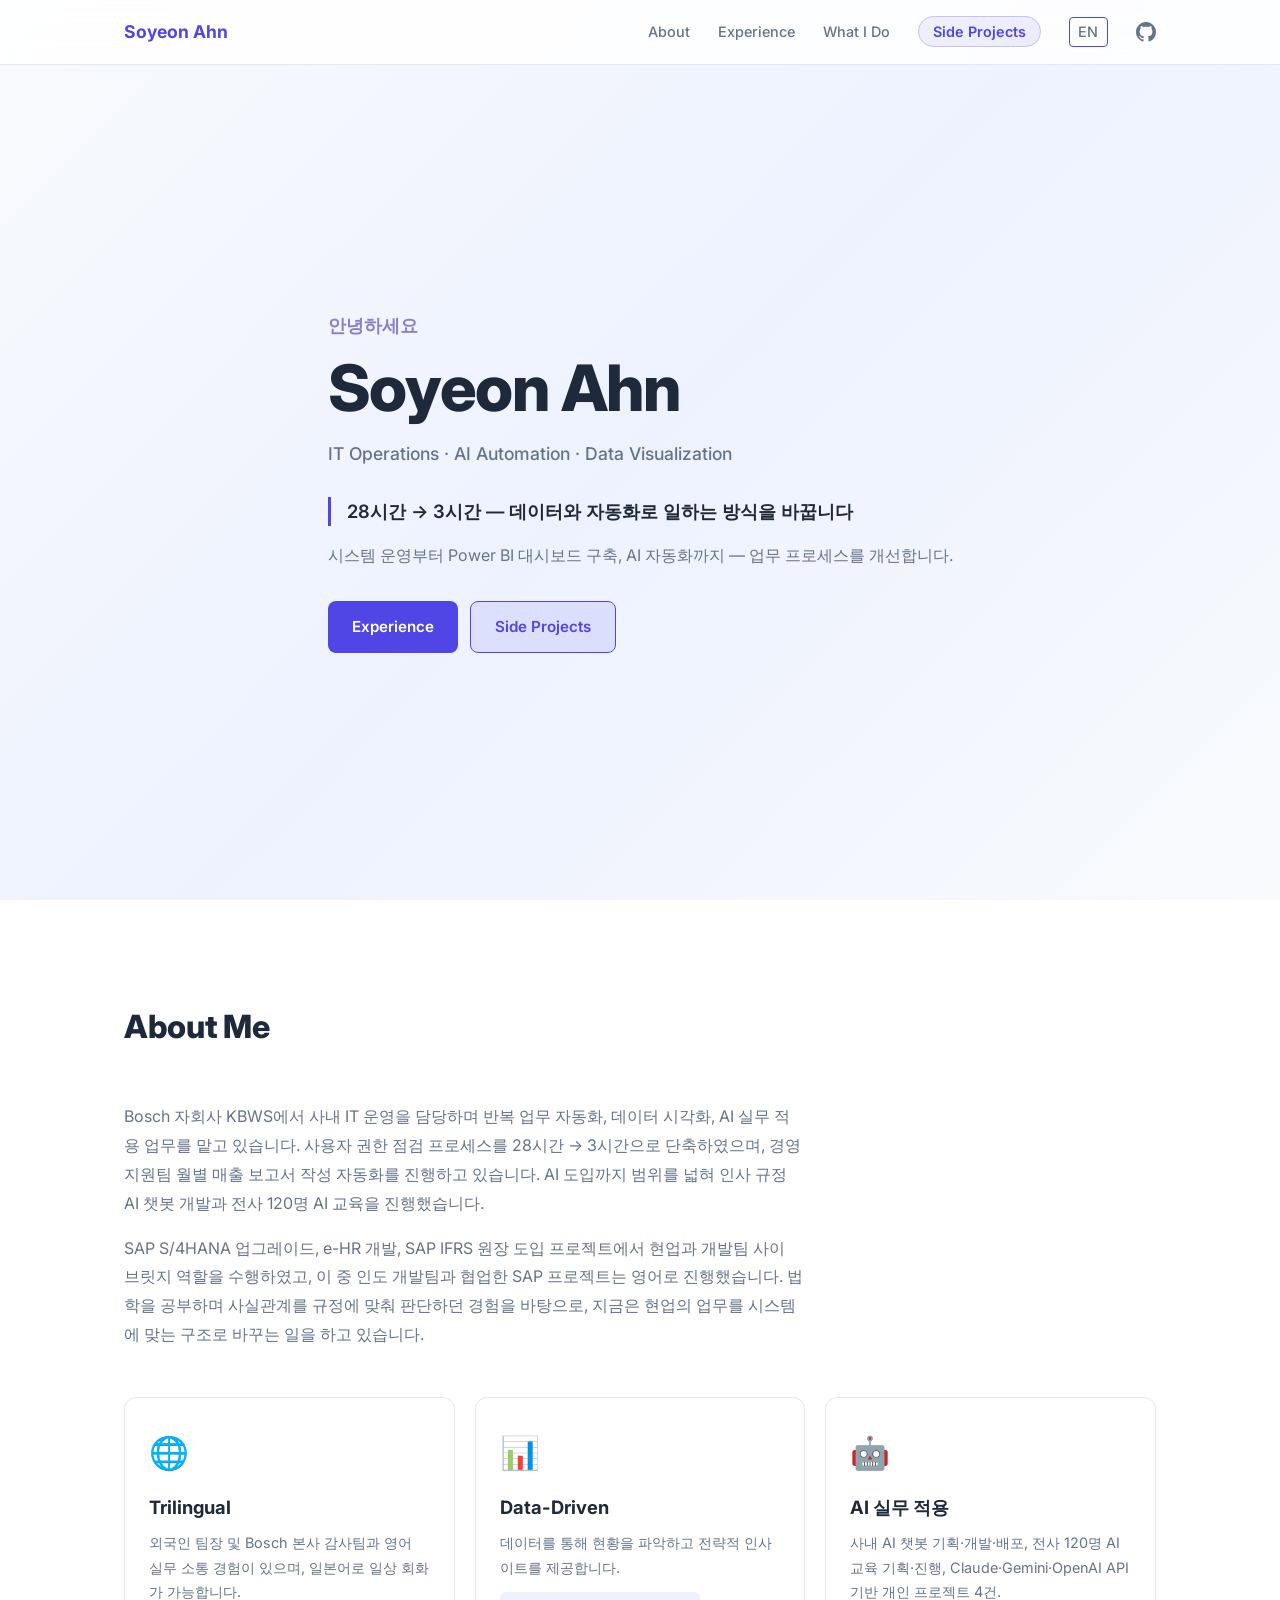
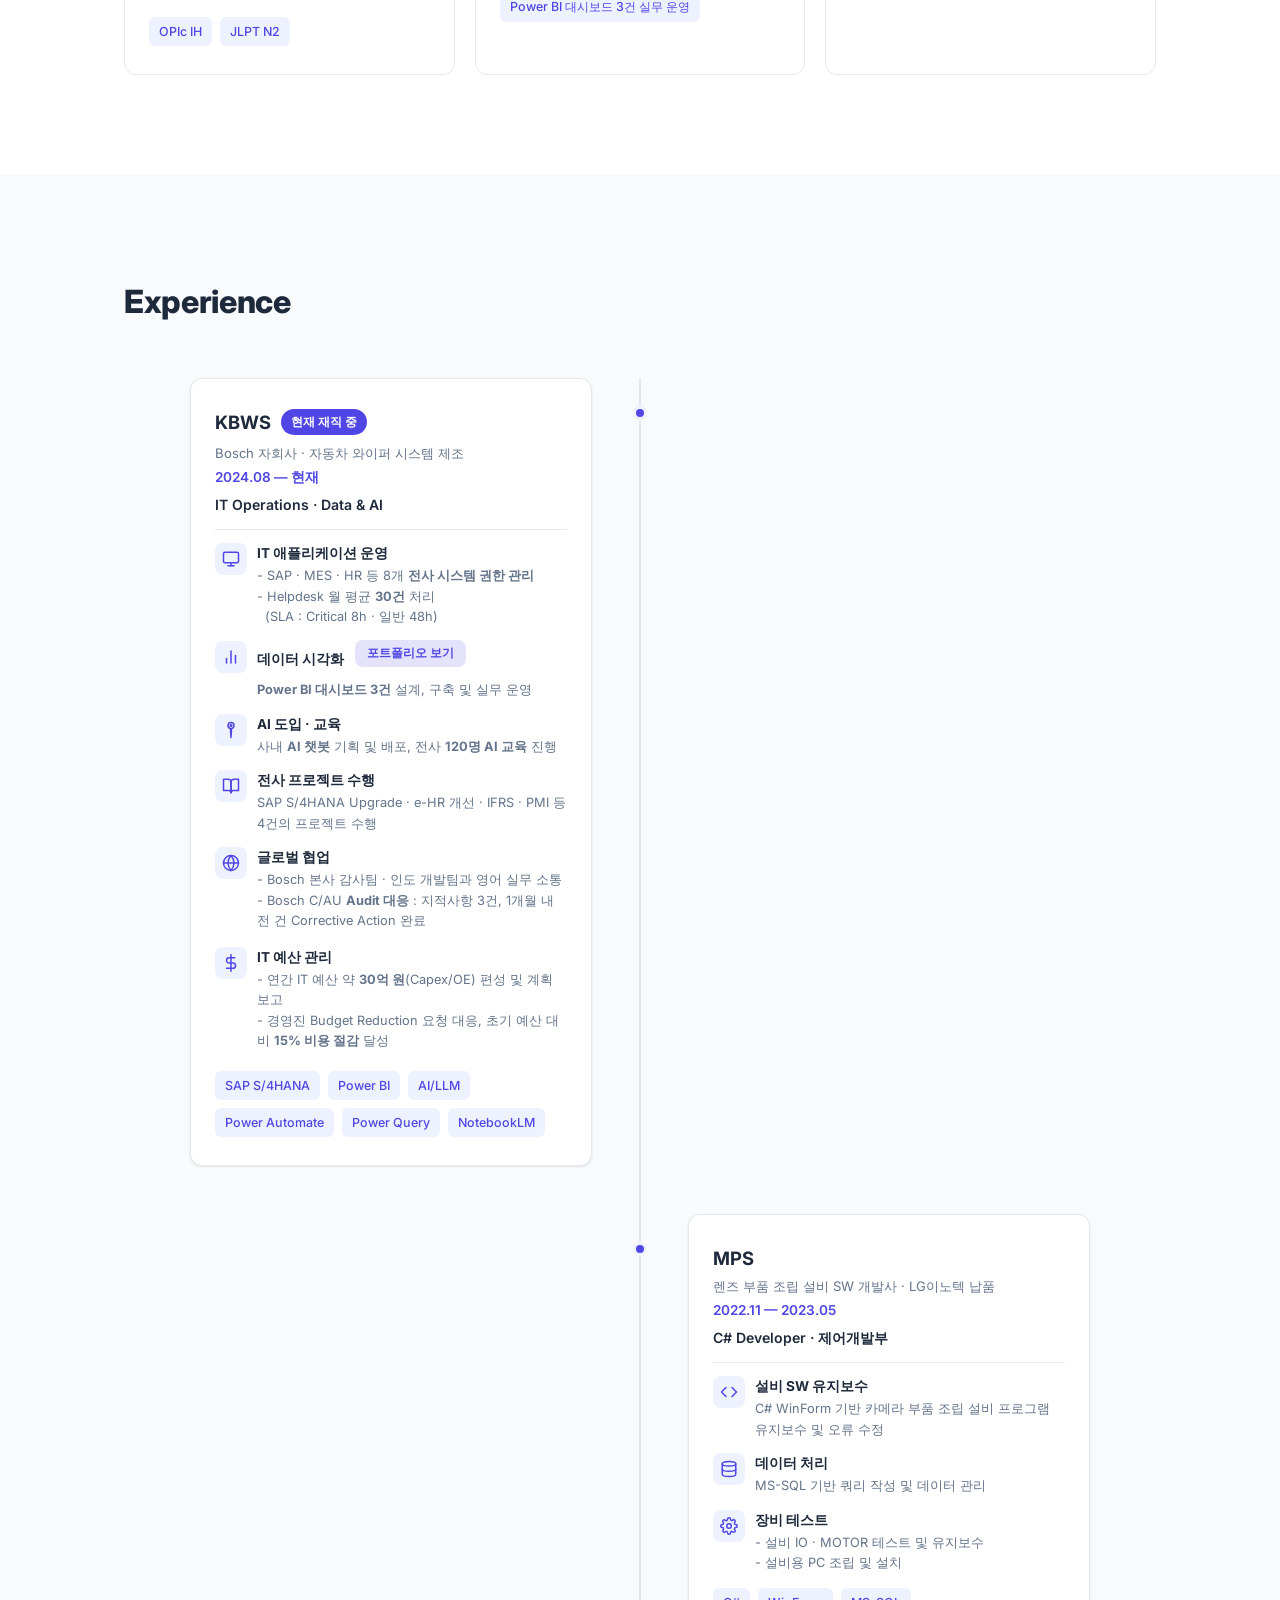
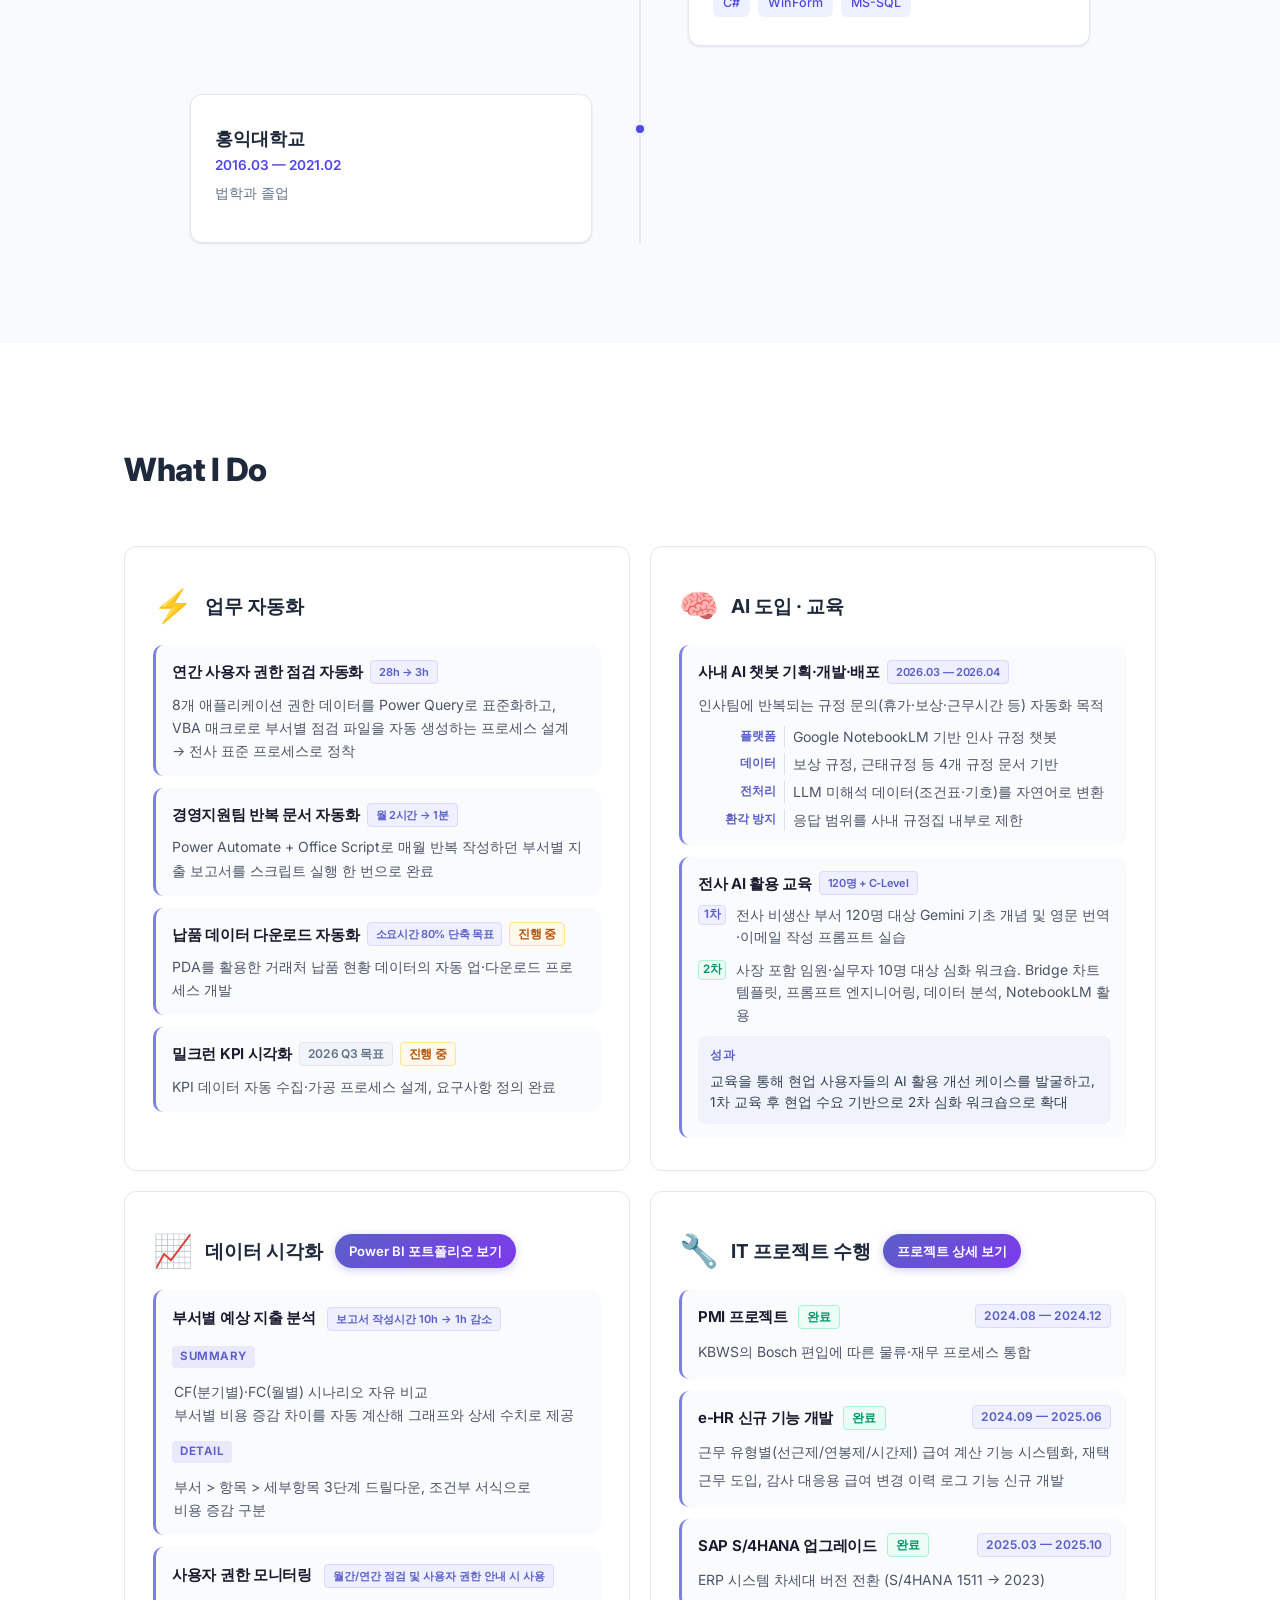
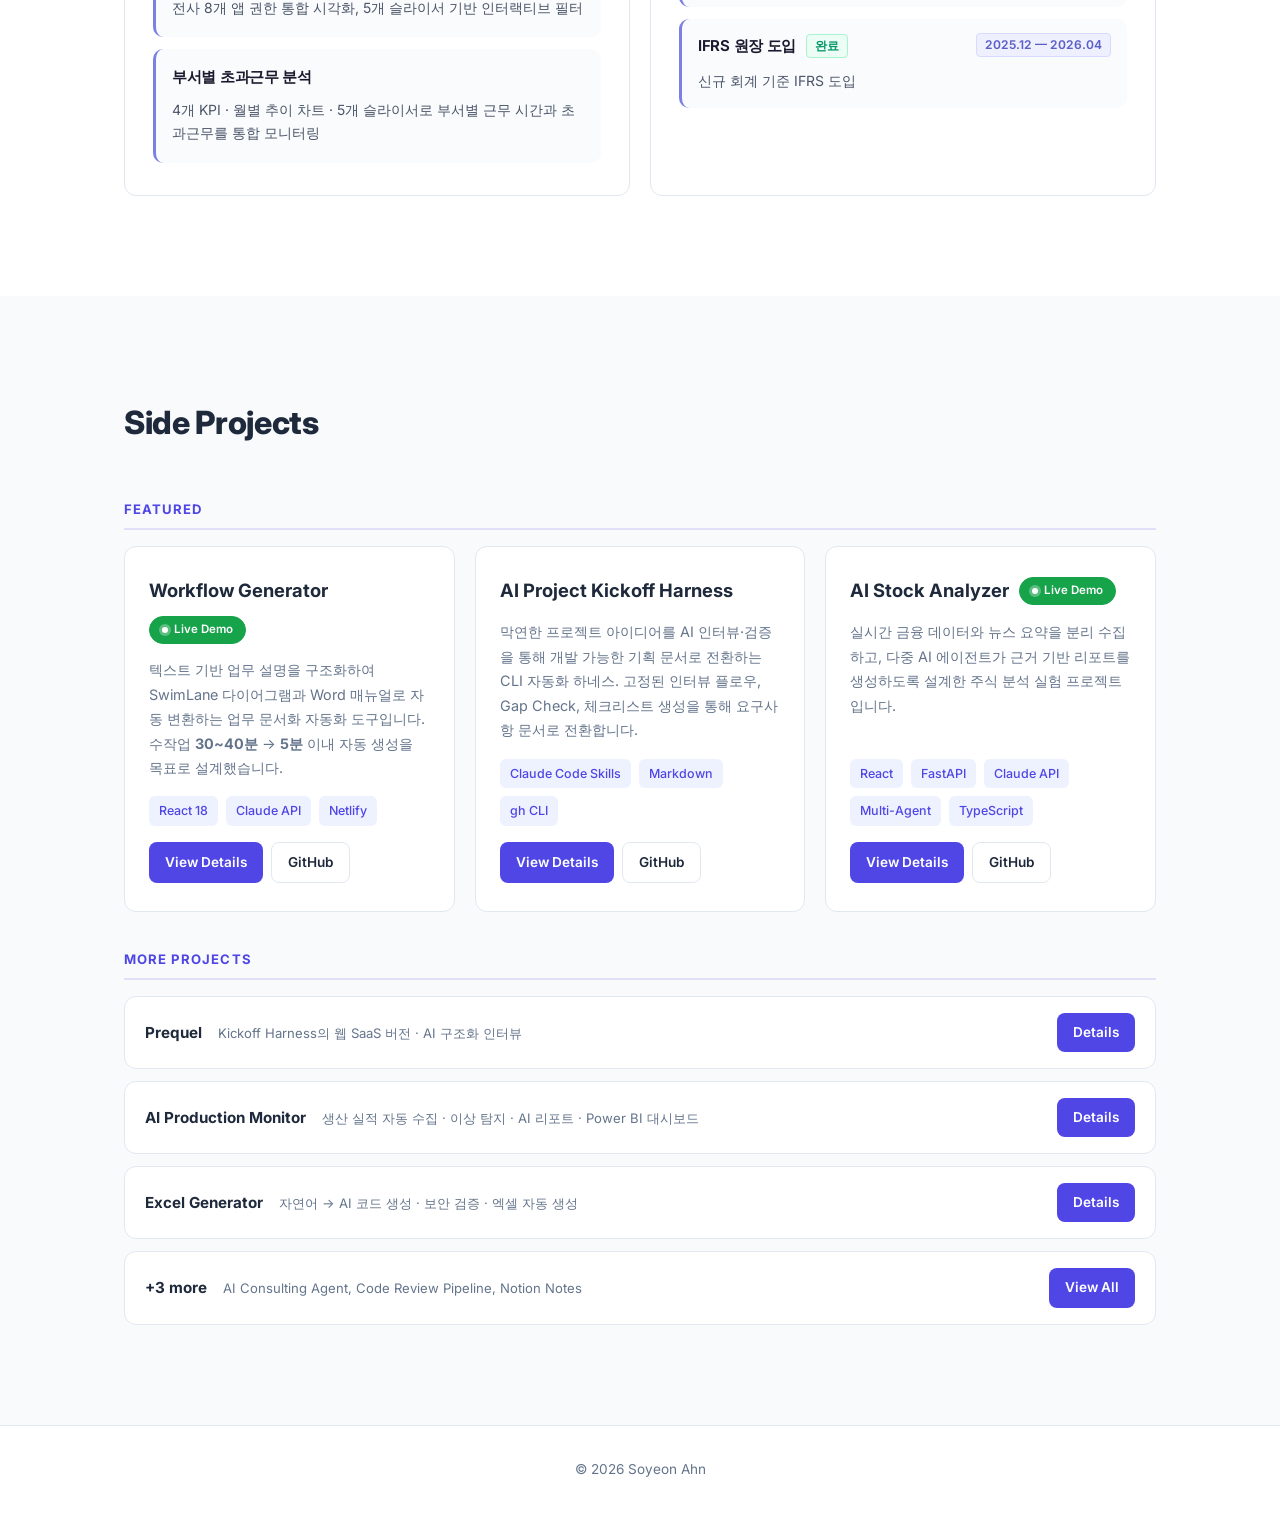
<file: portfolio/index.html>
<!DOCTYPE html>
<html lang="ko">
<head>
  <meta charset="UTF-8">
  <meta name="viewport" content="width=device-width, initial-scale=1.0">
  <title>Soyeon Ahn — Portfolio</title>
  <link rel="stylesheet" href="style.css">
  <link rel="preconnect" href="https://fonts.googleapis.com">
  <link rel="preconnect" href="https://fonts.gstatic.com" crossorigin>
  <link href="https://fonts.googleapis.com/css2?family=Inter:wght@400;500;600;700;800&display=swap" rel="stylesheet">
</head>
<body>

  <!-- Navigation -->
  <nav class="nav" id="nav">
    <div class="nav-inner">
      <a href="#hero" class="nav-logo">Soyeon Ahn</a>
      <button class="nav-toggle" id="navToggle" aria-label="메뉴 열기">
        <span></span><span></span><span></span>
      </button>
      <ul class="nav-links" id="navLinks">
        <li><a href="#about">About</a></li>
        <li><a href="#experience">Experience</a></li>
        <li><a href="#whatido">What I Do</a></li>
        <li><a href="#projects" class="nav-highlight">Side Projects</a></li>
        <!-- <li><a href="#contact">Contact</a></li> -->
        <li>
          <a href="en/index.html" class="nav-lang" title="View in English">EN</a>
        </li>
        <li>
          <a href="https://github.com/SoyeonAhn3" target="_blank" rel="noopener" class="nav-github" aria-label="GitHub">
            <svg width="20" height="20" viewBox="0 0 24 24" fill="currentColor"><path d="M12 0C5.37 0 0 5.37 0 12c0 5.31 3.435 9.795 8.205 11.385.6.105.825-.255.825-.57 0-.285-.015-1.23-.015-2.235-3.015.555-3.795-.735-4.035-1.41-.135-.345-.72-1.41-1.23-1.695-.42-.225-1.02-.78-.015-.795.945-.015 1.62.87 1.845 1.23 1.08 1.815 2.805 1.305 3.495.99.105-.78.42-1.305.765-1.605-2.67-.3-5.46-1.335-5.46-5.925 0-1.305.465-2.385 1.23-3.225-.12-.3-.54-1.53.12-3.18 0 0 1.005-.315 3.3 1.23.96-.27 1.98-.405 3-.405s2.04.135 3 .405c2.295-1.56 3.3-1.23 3.3-1.23.66 1.65.24 2.88.12 3.18.765.84 1.23 1.905 1.23 3.225 0 4.605-2.805 5.625-5.475 5.925.435.375.81 1.095.81 2.22 0 1.605-.015 2.895-.015 3.3 0 .315.225.69.825.57A12.02 12.02 0 0024 12c0-6.63-5.37-12-12-12z"/></svg>
          </a>
        </li>
      </ul>
    </div>
  </nav>

  <!-- Hero -->
  <section class="hero" id="hero">
    <div class="container">
      <p class="hero-greeting fade-in">안녕하세요</p>
      <h1 class="hero-name fade-in">Soyeon Ahn</h1>
      <p class="hero-tags fade-in">IT Operations · AI Automation · Data Visualization</p>
      <blockquote class="hero-quote fade-in">
        28시간 → 3시간 — 데이터와 자동화로 일하는 방식을 바꿉니다
      </blockquote>
      <p class="hero-desc fade-in">
        시스템 운영부터 Power BI 대시보드 구축, AI 자동화까지 — 업무 프로세스를 개선합니다.
      </p>
      <div class="hero-actions fade-in">
        <a href="#experience" class="btn btn-primary">Experience</a>
        <a href="projects.html" class="btn btn-secondary">Side Projects</a>
      </div>
    </div>
  </section>

  <!-- About Me -->
  <section class="section" id="about">
    <div class="container">
      <h2 class="section-title">About Me</h2>
      <div class="about-text fade-in">
        <p>
          Bosch 자회사 KBWS에서 사내 IT 운영을 담당하며
          반복 업무 자동화, 데이터 시각화, AI 실무 적용 업무를 맡고 있습니다.
          사용자 권한 점검 프로세스를 28시간 → 3시간으로 단축하였으며,
          경영지원팀 월별 매출 보고서 작성 자동화를 진행하고 있습니다.
          AI 도입까지 범위를 넓혀 인사 규정 AI 챗봇 개발과
          전사 120명 AI 교육을 진행했습니다.
        </p>
        <p>
          SAP S/4HANA 업그레이드, e-HR 개발, SAP IFRS 원장 도입 프로젝트에서
          현업과 개발팀 사이 브릿지 역할을 수행하였고,
          이 중 인도 개발팀과 협업한 SAP 프로젝트는 영어로 진행했습니다.
          법학을 공부하며 사실관계를 규정에 맞춰 판단하던 경험을 바탕으로, 지금은 현업의 업무를 시스템에 맞는 구조로 바꾸는 일을 하고 있습니다.
        </p>
      </div>
      <div class="about-cards">
        <div class="about-card fade-in">
          <div class="about-card-icon">🌐</div>
          <h3>Trilingual</h3>
          <p>외국인 팀장 및 Bosch 본사 감사팀과 영어 실무 소통 경험이 있으며, 일본어로 일상 회화가 가능합니다.</p>
          <div class="about-card-tags">
            <span class="tag">OPIc IH</span>
            <span class="tag">JLPT N2</span>
          </div>
        </div>
        <div class="about-card fade-in">
          <div class="about-card-icon">📊</div>
          <h3>Data-Driven</h3>
          <p>데이터를 통해 현황을 파악하고 전략적 인사이트를 제공합니다.</p>
          <div class="about-card-tags">
            <span class="tag">Power BI 대시보드 3건 실무 운영</span>
          </div>
        </div>
        <div class="about-card fade-in">
          <div class="about-card-icon">🤖</div>
          <h3>AI 실무 적용</h3>
          <p>사내 AI 챗봇 기획·개발·배포, 전사 120명 AI 교육 기획·진행, Claude·Gemini·OpenAI API 기반 개인 프로젝트 4건.</p>
        </div>
      </div>
    </div>
  </section>

  <!-- Experience -->
  <section class="section section-alt" id="experience">
    <div class="container">
      <h2 class="section-title">Experience</h2>
      <div class="timeline">
        <div class="timeline-item timeline-left fade-in">
          <div class="timeline-card">
            <div class="timeline-card-header">
              <h3>KBWS</h3>
              <span class="badge badge-current">현재 재직 중</span>
            </div>
            <div class="timeline-subtitle">Bosch 자회사 · 자동차 와이퍼 시스템 제조</div>
            <div class="timeline-date">2024.08 — 현재</div>
            <div class="timeline-role">IT Operations · Data & AI</div>
            <div class="exp-resp-grid">
              <div class="exp-resp-item">
                <div class="exp-resp-icon">
                  <svg width="18" height="18" viewBox="0 0 24 24" fill="none" stroke="currentColor" stroke-width="2" stroke-linecap="round" stroke-linejoin="round"><rect x="2" y="3" width="20" height="14" rx="2"/><line x1="8" y1="21" x2="16" y2="21"/><line x1="12" y1="17" x2="12" y2="21"/></svg>
                </div>
                <div class="exp-resp-content">
                  <div class="exp-resp-label">IT 애플리케이션 운영</div>
                  <div class="exp-resp-desc">- SAP · MES · HR 등 8개 <strong>전사 시스템 권한 관리</strong><br>- Helpdesk 월 평균 <strong>30건</strong> 처리<br>&nbsp;&nbsp;(SLA : Critical 8h · 일반 48h)</div>
                </div>
              </div>
              <div class="exp-resp-item">
                <div class="exp-resp-icon">
                  <svg width="18" height="18" viewBox="0 0 24 24" fill="none" stroke="currentColor" stroke-width="2" stroke-linecap="round" stroke-linejoin="round"><line x1="18" y1="20" x2="18" y2="10"/><line x1="12" y1="20" x2="12" y2="4"/><line x1="6" y1="20" x2="6" y2="14"/></svg>
                </div>
                <div class="exp-resp-content">
                  <div class="exp-resp-label">데이터 시각화 <a href="PowerBI_Portfolio_Ahn_Soyeon.pdf" target="_blank" rel="noopener" class="btn btn-tiny btn-powerbi">포트폴리오 보기</a></div>
                  <div class="exp-resp-desc"><strong>Power BI 대시보드 3건</strong> 설계, 구축 및 실무 운영</div>
                </div>
              </div>
              <div class="exp-resp-item">
                <div class="exp-resp-icon">
                  <svg width="18" height="18" viewBox="0 0 24 24" fill="none" stroke="currentColor" stroke-width="2" stroke-linecap="round" stroke-linejoin="round"><path d="M12 2a4 4 0 0 1 4 4c0 1.95-1.4 3.57-3.25 3.92L12 22l-.75-12.08A4.001 4.001 0 0 1 12 2z"/><circle cx="12" cy="6" r="1"/></svg>
                </div>
                <div class="exp-resp-content">
                  <div class="exp-resp-label">AI 도입 · 교육</div>
                  <div class="exp-resp-desc">사내 <strong>AI 챗봇</strong> 기획 및 배포, 전사 <strong>120명 AI 교육</strong> 진행</div>
                </div>
              </div>
              <div class="exp-resp-item">
                <div class="exp-resp-icon">
                  <svg width="18" height="18" viewBox="0 0 24 24" fill="none" stroke="currentColor" stroke-width="2" stroke-linecap="round" stroke-linejoin="round"><path d="M2 3h6a4 4 0 0 1 4 4v14a3 3 0 0 0-3-3H2z"/><path d="M22 3h-6a4 4 0 0 0-4 4v14a3 3 0 0 1 3-3h7z"/></svg>
                </div>
                <div class="exp-resp-content">
                  <div class="exp-resp-label">전사 프로젝트 수행</div>
                  <div class="exp-resp-desc">SAP S/4HANA Upgrade · e-HR 개선 · IFRS · PMI 등 4건의 프로젝트 수행</div>
                </div>
              </div>
              <div class="exp-resp-item">
                <div class="exp-resp-icon">
                  <svg width="18" height="18" viewBox="0 0 24 24" fill="none" stroke="currentColor" stroke-width="2" stroke-linecap="round" stroke-linejoin="round"><circle cx="12" cy="12" r="10"/><line x1="2" y1="12" x2="22" y2="12"/><path d="M12 2a15.3 15.3 0 0 1 4 10 15.3 15.3 0 0 1-4 10 15.3 15.3 0 0 1-4-10 15.3 15.3 0 0 1 4-10z"/></svg>
                </div>
                <div class="exp-resp-content">
                  <div class="exp-resp-label">글로벌 협업</div>
                  <div class="exp-resp-desc">- Bosch 본사 감사팀 · 인도 개발팀과 영어 실무 소통<br>- Bosch C/AU <strong>Audit 대응</strong> : 지적사항 3건, 1개월 내 전 건 Corrective Action 완료</div>
                </div>
              </div>
            </div>
              <div class="exp-resp-item">
                <div class="exp-resp-icon">
                  <svg width="18" height="18" viewBox="0 0 24 24" fill="none" stroke="currentColor" stroke-width="2" stroke-linecap="round" stroke-linejoin="round"><line x1="12" y1="1" x2="12" y2="23"/><path d="M17 5H9.5a3.5 3.5 0 0 0 0 7h5a3.5 3.5 0 0 1 0 7H6"/></svg>
                </div>
                <div class="exp-resp-content">
                  <div class="exp-resp-label">IT 예산 관리</div>
                  <div class="exp-resp-desc">- 연간 IT 예산 약 <strong>30억 원</strong>(Capex/OE) 편성 및 계획 보고<br>- 경영진 Budget Reduction 요청 대응, 초기 예산 대비 <strong>15% 비용 절감</strong> 달성</div>
                </div>
              </div>
            <div class="timeline-tags" style="margin-top:1.2rem">
              <span class="tag">SAP S/4HANA</span>
              <span class="tag">Power BI</span>
              <span class="tag">AI/LLM</span>
              <span class="tag">Power Automate</span>
              <span class="tag">Power Query</span>
              <span class="tag">NotebookLM</span>
            </div>
          </div>
        </div>
        <div class="timeline-item timeline-right fade-in">
          <div class="timeline-card">
            <h3>MPS</h3>
            <div class="timeline-subtitle">렌즈 부품 조립 설비 SW 개발사 · LG이노텍 납품</div>
            <div class="timeline-date">2022.11 — 2023.05</div>
            <div class="timeline-role">C# Developer · 제어개발부</div>
            <div class="exp-resp-grid">
              <div class="exp-resp-item">
                <div class="exp-resp-icon"><svg width="18" height="18" viewBox="0 0 24 24" fill="none" stroke="currentColor" stroke-width="2" stroke-linecap="round" stroke-linejoin="round"><polyline points="16 18 22 12 16 6"/><polyline points="8 6 2 12 8 18"/></svg></div>
                <div class="exp-resp-content">
                  <div class="exp-resp-label">설비 SW 유지보수</div>
                  <div class="exp-resp-desc">C# WinForm 기반 카메라 부품 조립 설비 프로그램 <br>유지보수 및 오류 수정</div>
                </div>
              </div>
              <div class="exp-resp-item">
                <div class="exp-resp-icon"><svg width="18" height="18" viewBox="0 0 24 24" fill="none" stroke="currentColor" stroke-width="2" stroke-linecap="round" stroke-linejoin="round"><ellipse cx="12" cy="5" rx="9" ry="3"/><path d="M21 12c0 1.66-4 3-9 3s-9-1.34-9-3"/><path d="M3 5v14c0 1.66 4 3 9 3s9-1.34 9-3V5"/></svg></div>
                <div class="exp-resp-content">
                  <div class="exp-resp-label">데이터 처리</div>
                  <div class="exp-resp-desc">MS-SQL 기반 쿼리 작성 및 데이터 관리</div>
                </div>
              </div>
              <div class="exp-resp-item">
                <div class="exp-resp-icon"><svg width="18" height="18" viewBox="0 0 24 24" fill="none" stroke="currentColor" stroke-width="2" stroke-linecap="round" stroke-linejoin="round"><circle cx="12" cy="12" r="3"/><path d="M19.4 15a1.65 1.65 0 0 0 .33 1.82l.06.06a2 2 0 0 1-2.83 2.83l-.06-.06a1.65 1.65 0 0 0-1.82-.33 1.65 1.65 0 0 0-1 1.51V21a2 2 0 0 1-4 0v-.09A1.65 1.65 0 0 0 9 19.4a1.65 1.65 0 0 0-1.82.33l-.06.06a2 2 0 0 1-2.83-2.83l.06-.06A1.65 1.65 0 0 0 4.68 15a1.65 1.65 0 0 0-1.51-1H3a2 2 0 0 1 0-4h.09A1.65 1.65 0 0 0 4.6 9a1.65 1.65 0 0 0-.33-1.82l-.06-.06a2 2 0 0 1 2.83-2.83l.06.06A1.65 1.65 0 0 0 9 4.68a1.65 1.65 0 0 0 1-1.51V3a2 2 0 0 1 4 0v.09a1.65 1.65 0 0 0 1 1.51 1.65 1.65 0 0 0 1.82-.33l.06-.06a2 2 0 0 1 2.83 2.83l-.06.06A1.65 1.65 0 0 0 19.4 9a1.65 1.65 0 0 0 1.51 1H21a2 2 0 0 1 0 4h-.09a1.65 1.65 0 0 0-1.51 1z"/></svg></div>
                <div class="exp-resp-content">
                  <div class="exp-resp-label">장비 테스트</div>
                  <div class="exp-resp-desc">- 설비 IO · MOTOR 테스트 및 유지보수 <br> - 설비용 PC 조립 및 설치</div>
                </div>
              </div>
            </div>
            <div class="timeline-tags">
              <span class="tag">C#</span>
              <span class="tag">WinForm</span>
              <span class="tag">MS-SQL</span>
            </div>
          </div>
        </div>
        <div class="timeline-item timeline-left fade-in">
          <div class="timeline-card">
            <h3>홍익대학교</h3>
            <div class="timeline-date">2016.03 — 2021.02</div>
            <p>법학과 졸업</p>
          </div>
        </div>
      </div>
    </div>
  </section>

  <!-- What I Do -->
  <section class="section" id="whatido">
    <div class="container">
      <h2 class="section-title">What I Do</h2>
      <div class="whatido-grid">
        <div class="whatido-card fade-in">
          <div class="dx-title-row">
            <div class="whatido-icon" style="margin-bottom:0">⚡</div>
            <h3 style="margin-bottom:0">업무 자동화</h3>
          </div>
          <div class="ai-steps">
            <div class="ai-step">
              <div class="ai-step-title">연간 사용자 권한 점검 자동화 <span class="whatido-dashboard-result">28h → 3h</span></div>
              <div class="ai-step-desc">8개 애플리케이션 권한 데이터를 Power Query로 표준화하고, VBA 매크로로 부서별 점검 파일을 자동 생성하는 프로세스 설계 → 전사 표준 프로세스로 정착</div>
            </div>
            <div class="ai-step">
              <div class="ai-step-title">경영지원팀 반복 문서 자동화 <span class="whatido-dashboard-result">월 2시간 → 1분</span></div>
              <div class="ai-step-desc">Power Automate + Office Script로 매월 반복 작성하던 부서별 지출 보고서를 스크립트 실행 한 번으로 완료</div>
            </div>
            <div class="ai-step">
              <div class="ai-step-title">납품 데이터 다운로드 자동화 <span class="whatido-dashboard-result">소요시간 80% 단축 목표</span> <span class="ai-badge-wip">진행 중</span></div>
              <div class="ai-step-desc">PDA를 활용한 거래처 납품 현황 데이터의 자동 업·다운로드 프로세스 개발</div>
            </div>
            <div class="ai-step">
              <div class="ai-step-title">밀크런 KPI 시각화 <span class="ai-badge-tag">2026 Q3 목표</span> <span class="ai-badge-wip">진행 중</span></div>
              <div class="ai-step-desc">KPI 데이터 자동 수집·가공 프로세스 설계, 요구사항 정의 완료</div>
            </div>
          </div>
        </div>
        <div class="whatido-card fade-in">
          <div class="dx-title-row">
            <div class="whatido-icon" style="margin-bottom:0">🧠</div>
            <h3 style="margin-bottom:0">AI 도입 · 교육</h3>
          </div>
          <div class="ai-steps">
            <div class="ai-step">
              <div class="ai-step-title">사내 AI 챗봇 기획·개발·배포 <span class="whatido-dashboard-result">2026.03 — 2026.04</span></div>
              <div class="ai-step-desc" style="margin-bottom:10px">인사팀에 반복되는 규정 문의(휴가·보상·근무시간 등) 자동화 목적</div>
              <div class="ai-kv-table">
                <div class="ai-kv-row"><span class="ai-kv-key">플랫폼</span><span class="ai-kv-sep"></span><span class="ai-kv-val">Google NotebookLM 기반 인사 규정 챗봇</span></div>
                <div class="ai-kv-row"><span class="ai-kv-key">데이터</span><span class="ai-kv-sep"></span><span class="ai-kv-val">보상 규정, 근태규정 등 4개 규정 문서 기반</span></div>
                <div class="ai-kv-row"><span class="ai-kv-key">전처리</span><span class="ai-kv-sep"></span><span class="ai-kv-val">LLM 미해석 데이터(조건표·기호)를 자연어로 변환</span></div>
                <div class="ai-kv-row"><span class="ai-kv-key">환각 방지</span><span class="ai-kv-sep"></span><span class="ai-kv-val">응답 범위를 사내 규정집 내부로 제한</span></div>
              </div>
            </div>
            <div class="ai-step">
              <div class="ai-step-title">전사 AI 활용 교육 <span class="whatido-dashboard-result">120명 + C-Level</span></div>
              <div class="ai-edu-row">
                <span class="ai-edu-badge ai-edu-badge-1">1차</span>
                <span class="ai-edu-text">전사 비생산 부서 120명 대상 Gemini 기초 개념 및 영문 번역·이메일 작성 프롬프트 실습</span>
              </div>
              <div class="ai-edu-row">
                <span class="ai-edu-badge ai-edu-badge-2">2차</span>
                <span class="ai-edu-text">사장 포함 임원·실무자 10명 대상 심화 워크숍. Bridge 차트 템플릿, 프롬프트 엔지니어링, 데이터 분석, NotebookLM 활용</span>
              </div>
              <div class="ai-result-box">
                <div class="ai-result-label">성과</div>
                <div class="ai-result-text">교육을 통해 현업 사용자들의 AI 활용 개선 케이스를 발굴하고, 1차 교육 후 현업 수요 기반으로 2차 심화 워크숍으로 확대</div>
              </div>
            </div>
          </div>
        </div>
        <div class="whatido-card fade-in">
          <div class="dx-title-row">
            <div class="whatido-icon" style="margin-bottom:0">📈</div>
            <h3 style="margin-bottom:0">데이터 시각화</h3>
            <a href="PowerBI_Portfolio_Ahn_Soyeon.pdf" target="_blank" rel="noopener" class="btn btn-small btn-whatido" style="margin-bottom:0">Power BI 포트폴리오 보기</a>
          </div>
          <div class="whatido-dashboard-list">
            <div class="whatido-dashboard-item">
              <div class="whatido-dashboard-name">부서별 예상 지출 분석</div>
              <span class="whatido-dashboard-result">보고서 작성시간 10h → 1h 감소</span>
              <div class="dashboard-sub-section">
                <div class="dashboard-sub-label">Summary</div>
                <p>CF(분기별)·FC(월별) 시나리오 자유 비교<br>부서별 비용 증감 차이를 자동 계산해 그래프와 상세 수치로 제공</p>
              </div>
              <div class="dashboard-sub-section">
                <div class="dashboard-sub-label">Detail</div>
                <p>부서 > 항목 > 세부항목 3단계 드릴다운, 조건부 서식으로<br>비용 증감 구분</p>
              </div>
            </div>
            <div class="whatido-dashboard-item">
              <div class="whatido-dashboard-name">사용자 권한 모니터링</div>
              <span class="whatido-dashboard-result">월간/연간 점검 및 사용자 권한 안내 시 사용</span>
              <p>전사 8개 앱 권한 통합 시각화, 5개 슬라이서 기반 인터랙티브 필터</p>
            </div>
            <div class="whatido-dashboard-item">
              <div class="whatido-dashboard-name">부서별 초과근무 분석</div>
              <p>4개 KPI · 월별 추이 차트 · 5개 슬라이서로 부서별 근무 시간과 초과근무를 통합 모니터링</p>
            </div>
          </div>
        </div>
        <div class="whatido-card fade-in">
          <div class="dx-title-row">
            <div class="whatido-icon" style="margin-bottom:0">🔧</div>
            <h3 style="margin-bottom:0">IT 프로젝트 수행</h3>
            <a class="btn btn-small btn-whatido" style="margin-bottom:0;cursor:pointer" id="openDxModal">프로젝트 상세 보기</a>
          </div>
          <div class="project-timeline-list">
            <div class="project-timeline-item">
              <div class="project-item-header">
                <div class="project-title-row">
                  <span class="project-title">PMI 프로젝트</span>
                  <span class="project-badge badge-done">완료</span>
                </div>
                <span class="project-period">2024.08 — 2024.12</span>
              </div>
              <div class="project-detail">
                <span class="project-detail-value">KBWS의 Bosch 편입에 따른 물류·재무 프로세스 통합</span>
              </div>
            </div>
            <div class="project-timeline-item">
              <div class="project-item-header">
                <div class="project-title-row">
                  <span class="project-title">e-HR 신규 기능 개발</span>
                  <span class="project-badge badge-done">완료</span>
                </div>
                <span class="project-period">2024.09 — 2025.06</span>
              </div>
              <div class="project-detail">
                <span class="project-detail-value">근무 유형별(선근제/연봉제/시간제) 급여 계산 기능 시스템화, 재택근무 도입, 감사 대응용 급여 변경 이력 로그 기능 신규 개발</span>
              </div>
            </div>
            <div class="project-timeline-item">
              <div class="project-item-header">
                <div class="project-title-row">
                  <span class="project-title">SAP S/4HANA 업그레이드</span>
                  <span class="project-badge badge-done">완료</span>
                </div>
                <span class="project-period">2025.03 — 2025.10</span>
              </div>
              <div class="project-detail">
                <span class="project-detail-value">ERP 시스템 차세대 버전 전환 (S/4HANA 1511 → 2023)</span>
              </div>
            </div>
            <div class="project-timeline-item">
              <div class="project-item-header">
                <div class="project-title-row">
                  <span class="project-title">IFRS 원장 도입</span>
                  <span class="project-badge badge-done">완료</span>
                </div>
                <span class="project-period">2025.12 — 2026.04</span>
              </div>
              <div class="project-detail">
                <span class="project-detail-value">신규 회계 기준 IFRS 도입</span>
              </div>
            </div>
          </div>
        </div>
      </div>
    </div>
  </section>

  <!-- Side Projects -->
  <section class="section section-alt" id="projects">
    <div class="container">
      <h2 class="section-title">Side Projects</h2>

      <!-- FEATURED -->
      <div class="projects-subtitle">Featured</div>
      <div class="projects-grid">
        <div class="project-card fade-in">
          <div class="project-header">
            <h3>Workflow Generator</h3>
            <a href="https://processflow-generator.netlify.app" target="_blank" rel="noopener" class="btn-live-demo btn-live-demo-sm"><span class="btn-live-dot"></span>Live Demo</a>
          </div>
          <p class="project-motive">
            텍스트 기반 업무 설명을 구조화하여 SwimLane 다이어그램과 Word 매뉴얼로
            자동 변환하는 업무 문서화 자동화 도구입니다.
            수작업 <strong>30~40분</strong> → <strong>5분</strong> 이내 자동 생성을 목표로 설계했습니다.
          </p>
          <div class="project-tags">
            <span class="tag">React 18</span>
            <span class="tag">Claude API</span>
            <span class="tag">Netlify</span>
          </div>
          <div class="project-links">
            <a href="projects.html#workflow-generator" class="btn btn-small btn-primary">View Details</a>
            <a href="https://github.com/SoyeonAhn3/Workflow_Generator" target="_blank" rel="noopener" class="btn btn-small btn-outline">GitHub</a>
          </div>
        </div>
        <div class="project-card fade-in">
          <div class="project-header">
            <h3>AI Project Kickoff Harness</h3>
          </div>
          <p class="project-motive">
            막연한 프로젝트 아이디어를 AI 인터뷰·검증을 통해 개발 가능한 기획 문서로 전환하는 CLI 자동화 하네스.
            고정된 인터뷰 플로우, Gap Check, 체크리스트 생성을 통해 요구사항 문서로 전환합니다.
          </p>
          <div class="project-tags">
            <span class="tag">Claude Code Skills</span>
            <span class="tag">Markdown</span>
            <span class="tag">gh CLI</span>
          </div>
          <div class="project-links">
            <a href="projects.html#kickoff-harness" class="btn btn-small btn-primary">View Details</a>
            <a href="https://github.com/SoyeonAhn3/AI-Project-Kickoff-Harness" target="_blank" rel="noopener" class="btn btn-small btn-outline">GitHub</a>
          </div>
        </div>
        <div class="project-card fade-in">
          <div class="project-header">
            <h3>AI Stock Analyzer</h3>
            <a href="https://stock-analyzer-ai.netlify.app/" target="_blank" rel="noopener" class="btn-live-demo btn-live-demo-sm"><span class="btn-live-dot"></span>Live Demo</a>
          </div>
          <p class="project-motive">
            실시간 금융 데이터와 뉴스 요약을 분리 수집하고, 다중 AI 에이전트가
            근거 기반 리포트를 생성하도록 설계한 주식 분석 실험 프로젝트입니다.
          </p>
          <div class="project-tags">
            <span class="tag">React</span>
            <span class="tag">FastAPI</span>
            <span class="tag">Claude API</span>
            <span class="tag">Multi-Agent</span>
            <span class="tag">TypeScript</span>
          </div>
          <div class="project-links">
            <a href="projects.html#stock-analyzer" class="btn btn-small btn-primary">View Details</a>
            <a href="https://github.com/SoyeonAhn3/stock-analyzer" target="_blank" rel="noopener" class="btn btn-small btn-outline">GitHub</a>
          </div>
        </div>
      </div>

      <!-- OTHER PROJECTS -->
      <div class="projects-subtitle other">More Projects</div>
      <div class="projects-compact-list">
        <div class="project-compact fade-in">
          <div class="project-compact-info">
            <span class="project-compact-name">Prequel</span>
            <span class="project-compact-desc">Kickoff Harness의 웹 SaaS 버전 · AI 구조화 인터뷰</span>
          </div>
          <div class="project-compact-right">
            <a href="projects.html#current-builds" class="btn btn-small btn-primary" onclick="event.stopPropagation()">Details</a>
          </div>
        </div>
        <div class="project-compact fade-in">
          <div class="project-compact-info">
            <span class="project-compact-name">AI Production Monitor</span>
            <span class="project-compact-desc">생산 실적 자동 수집 · 이상 탐지 · AI 리포트 · Power BI 대시보드</span>
          </div>
          <div class="project-compact-right">
            <a href="projects.html#current-builds" class="btn btn-small btn-primary" onclick="event.stopPropagation()">Details</a>
          </div>
        </div>
        <div class="project-compact fade-in">
          <div class="project-compact-info">
            <span class="project-compact-name">Excel Generator</span>
            <span class="project-compact-desc">자연어 → AI 코드 생성 · 보안 검증 · 엑셀 자동 생성</span>
          </div>
          <div class="project-compact-right">
            <a href="projects.html#excel-generator" class="btn btn-small btn-primary" onclick="event.stopPropagation()">Details</a>
          </div>
        </div>
        <div class="project-compact fade-in">
          <div class="project-compact-info">
            <span class="project-compact-name">+3 more</span>
            <span class="project-compact-desc">AI Consulting Agent, Code Review Pipeline, Notion Notes</span>
          </div>
          <div class="project-compact-right">
            <a href="projects.html#additional-projects" class="btn btn-small btn-primary" onclick="event.stopPropagation()">View All</a>
          </div>
        </div>
      </div>
    </div>
  </section>

  <!-- Contact (hidden) -->
  <section class="section" id="contact" style="display: none;">
    <div class="container">
      <h2 class="section-title">연락처</h2>
      <div class="contact-grid fade-in">
        <a href="https://www.linkedin.com/in/soyeon-ahn-03737237b/" target="_blank" rel="noopener" class="contact-item">
          <div class="contact-icon">
            <svg width="24" height="24" viewBox="0 0 24 24" fill="currentColor"><path d="M20.447 20.452h-3.554v-5.569c0-1.328-.027-3.037-1.852-3.037-1.853 0-2.136 1.445-2.136 2.939v5.667H9.351V9h3.414v1.561h.046c.477-.9 1.637-1.85 3.37-1.85 3.601 0 4.267 2.37 4.267 5.455v6.286zM5.337 7.433a2.062 2.062 0 01-2.063-2.065 2.064 2.064 0 112.063 2.065zm1.782 13.019H3.555V9h3.564v11.452zM22.225 0H1.771C.792 0 0 .774 0 1.729v20.542C0 23.227.792 24 1.771 24h20.451C23.2 24 24 23.227 24 22.271V1.729C24 .774 23.2 0 22.222 0h.003z"/></svg>
          </div>
          <span>LinkedIn</span>
        </a>
        <a href="mailto:thqltm222@naver.com" class="contact-item">
          <div class="contact-icon">✉️</div>
          <span>thqltm222@naver.com</span>
        </a>
        <a href="https://github.com/SoyeonAhn3" target="_blank" rel="noopener" class="contact-item">
          <div class="contact-icon">
            <svg width="24" height="24" viewBox="0 0 24 24" fill="currentColor"><path d="M12 0C5.37 0 0 5.37 0 12c0 5.31 3.435 9.795 8.205 11.385.6.105.825-.255.825-.57 0-.285-.015-1.23-.015-2.235-3.015.555-3.795-.735-4.035-1.41-.135-.345-.72-1.41-1.23-1.695-.42-.225-1.02-.78-.015-.795.945-.015 1.62.87 1.845 1.23 1.08 1.815 2.805 1.305 3.495.99.105-.78.42-1.305.765-1.605-2.67-.3-5.46-1.335-5.46-5.925 0-1.305.465-2.385 1.23-3.225-.12-.3-.54-1.53.12-3.18 0 0 1.005-.315 3.3 1.23.96-.27 1.98-.405 3-.405s2.04.135 3 .405c2.295-1.56 3.3-1.23 3.3-1.23.66 1.65.24 2.88.12 3.18.765.84 1.23 1.905 1.23 3.225 0 4.605-2.805 5.625-5.475 5.925.435.375.81 1.095.81 2.22 0 1.605-.015 2.895-.015 3.3 0 .315.225.69.825.57A12.02 12.02 0 0024 12c0-6.63-5.37-12-12-12z"/></svg>
          </div>
          <span>github.com/SoyeonAhn3</span>
        </a>
      </div>
    </div>
  </section>

  <!-- Footer -->
  <footer class="footer">
    <p>&copy; 2026 Soyeon Ahn</p>
  </footer>

  <!-- DX Project Modal -->
  <div class="dx-overlay" id="dxModal">
    <div class="dx-modal">
      <div class="dx-header">
        <span class="dx-header-label">IT 프로젝트</span>
        <div class="dx-tabs">
          <button class="dx-tab active" data-tab="hana">SAP S/4HANA</button>
          <button class="dx-tab" data-tab="ifrs">IFRS 원장</button>
          <button class="dx-tab" data-tab="ehr">e-HR</button>
          <button class="dx-tab" data-tab="pmi">PMI</button>
        </div>
        <button class="dx-close" aria-label="닫기">&times;</button>
      </div>
      <div class="dx-body">

        <!-- SAP S/4HANA -->
        <div class="dx-panel" id="dx-hana">
          <div class="dx-proj-head">
            <div class="dx-num">01</div>
            <div>
              <div class="dx-proj-title">
                SAP S/4HANA 23 업그레이드
                <span class="dx-badge">완료</span>
                <span class="dx-date">2025.03 — 2025.10</span>
              </div>
              <div class="dx-subtitle">ERP 차세대 전환 (S/4HANA 1511 → 2023)</div>
            </div>
          </div>
          <div class="dx-bg">
            <div class="dx-label">배경</div>
            <p>1511버전의 SAP 유지보수가 만료됨에 따라 최신 버전으로의 전환(S/4HANA 2023)이 필요했으며, 인도 개발팀과의 글로벌 협업 체제 하에 업체 선정·현업 요구사항 조율·테스트·권한 관리를 수행했습니다.</p>
          </div>
          <div class="dx-contrib">
            <div class="dx-label">기여 내용</div>
            <div class="dx-contrib-row">
              <span class="dx-contrib-key">업체 선정 평가</span>
              <span class="dx-contrib-val">업체별 기술 역량·비용·지원 범위를 비교 분석한 평가표를 신규 설계하고 경영진 보고 PPT 작성 (이후 다른 프로젝트의 업체 선정 표준 템플릿으로 정착)</span>
            </div>
            <div class="dx-contrib-row">
              <span class="dx-contrib-key">글로벌 브릿지</span>
              <span class="dx-contrib-val">현업 사용자-인도 개발팀 간 커뮤니케이션 브릿지로서 20건 이상의 요구사항·이슈를 영문으로 정리·전달하여 프로젝트 일정 내 완료</span>
            </div>
            <div class="dx-contrib-row">
              <span class="dx-contrib-key">기능 테스트</span>
              <span class="dx-contrib-val">SAP BC 모듈 관련 T-code 약 60건에 대해 기능 테스트를 수행하고 전 건 결과를 캡처·문서화</span>
            </div>
            <div class="dx-contrib-row">
              <span class="dx-contrib-key">권한 설계</span>
              <span class="dx-contrib-val">프로젝트 권한 변경·신규 권한 생성 요청에 따른 권한 설계 및 문서화, CTS 이관(개발→운영) 처리</span>
            </div>
          </div>
          <div class="dx-label">성과</div>
          <div class="dx-metrics">
            <div class="dx-metric">
              <div class="dx-metric-num">20건+</div>
              <div class="dx-metric-title">요구사항 조율</div>
              <div class="dx-metric-sub">영문 정리·전달</div>
            </div>
            <div class="dx-metric">
              <div class="dx-metric-num">60건</div>
              <div class="dx-metric-title">T-code 테스트</div>
              <div class="dx-metric-sub">전 건 문서화</div>
            </div>
            <div class="dx-metric">
              <div class="dx-metric-num">표준 템플릿</div>
              <div class="dx-metric-title">업체 선정 평가표</div>
              <div class="dx-metric-sub">타 프로젝트 재사용</div>
            </div>
          </div>
          <div class="dx-tags">
            <span class="tag">SAP S/4HANA</span>
            <span class="tag">SAP BC Module</span>
            <span class="tag">English Communication</span>
          </div>
        </div>

        <!-- IFRS 원장 -->
        <div class="dx-panel" id="dx-ifrs">
          <div class="dx-proj-head">
            <div class="dx-num">02</div>
            <div>
              <div class="dx-proj-title">
                IFRS 원장 도입
                <span class="dx-badge">완료</span>
                <span class="dx-date">2025.12 — 2026.04</span>
              </div>
              <div class="dx-subtitle">신규 회계 기준 IFRS 원장 도입</div>
            </div>
          </div>
          <div class="dx-bg">
            <div class="dx-label">배경</div>
            <p>IFRS 회계 기준 도입에 따라 신규 원장 체계를 SAP에 반영해야 했으며, 인도 개발팀과의 글로벌 협업으로 프로젝트를 수행하고, 오픈 후 발생한 Critical 이슈에 대한 안정화 관리를 담당하였습니다.</p>
          </div>
          <div class="dx-contrib">
            <div class="dx-label">기여 내용</div>
            <div class="dx-contrib-row">
              <span class="dx-contrib-key">프로젝트 관리</span>
              <span class="dx-contrib-val">인도 개발팀과의 영문 커뮤니케이션 기반 글로벌 협업 및 프로젝트 매니지먼트 수행</span>
            </div>
            <div class="dx-contrib-row">
              <span class="dx-contrib-key">IMG 세팅</span>
              <span class="dx-contrib-val">IFRS 원장 전환을 위한 IMG 세팅(조정계정 추가, 감가상각 영역 설정 등) 및 TR 이관 승인 문서 작성</span>
            </div>
            <div class="dx-contrib-row">
              <span class="dx-contrib-key">리스크 관리</span>
              <span class="dx-contrib-val">감가상각 미발생 등 Critical 이슈 3건을 조기 발견하고, 프로젝트 종료 후 약 1개월간 추적 관리하여 전 건 해결</span>
            </div>
            <div class="dx-contrib-row">
              <span class="dx-contrib-key">권한 제어</span>
              <span class="dx-contrib-val">신규 권한 생성·기존 권한 수정 작업 수행 및 문서화</span>
            </div>
          </div>
          <div class="dx-label">성과</div>
          <div class="dx-metrics">
            <div class="dx-metric">
              <div class="dx-metric-num">3건</div>
              <div class="dx-metric-title">Critical 이슈</div>
              <div class="dx-metric-sub">발견 및 해결</div>
            </div>
            <div class="dx-metric">
              <div class="dx-metric-num">2건</div>
              <div class="dx-metric-title">신규 권한 생성</div>
              <div class="dx-metric-sub">IFRS 원장용</div>
            </div>
          </div>
          <div class="dx-tags">
            <span class="tag">SAP FICO</span>
            <span class="tag">IFRS</span>
            <span class="tag">English Communication</span>
          </div>
        </div>

        <!-- e-HR -->
        <div class="dx-panel" id="dx-ehr">
          <div class="dx-proj-head">
            <div class="dx-num">03</div>
            <div>
              <div class="dx-proj-title">
                e-HR 신규 기능 개발
                <span class="dx-badge">완료</span>
                <span class="dx-date">2024.09 — 2025.06</span>
              </div>
              <div class="dx-subtitle">근무 유형별 급여 계산 및 재택근무 시스템 신규 개발</div>
            </div>
          </div>
          <div class="dx-bg">
            <div class="dx-label">배경</div>
            <p>선근제·연봉제·시간제 등 다양한 근무 유형의 급여 계산이 체계화되지 않았고, 재택근무 제도 도입에 따른 신청·승인 시스템이 부재한 상황이었습니다. 특히 현업 부서의 초기 요구사항이 모호하여 기능 명세 수준으로 구체화하는 작업이 선행 과제였습니다.</p>
          </div>
          <div class="dx-contrib">
            <div class="dx-label">기여 내용</div>
            <div class="dx-contrib-row">
              <span class="dx-contrib-key">요구사항 구체화</span>
              <span class="dx-contrib-val">현업 부서의 모호한 초기 요구사항을 반복 논의를 통해 기능 명세 수준으로 정의하고, Supplier에 전달</span>
            </div>
            <div class="dx-contrib-row">
              <span class="dx-contrib-key">재택근무 기능</span>
              <span class="dx-contrib-val">재택근무 신청·승인 기능을 신규 기획·반영하여 전사 재택근무 제도의 시스템 기반을 구축, 전사원이 활용하는 표준 프로세스로 정착</span>
            </div>
            <div class="dx-contrib-row">
              <span class="dx-contrib-key">프로젝트 관리</span>
              <span class="dx-contrib-val">인사팀-개발팀 간 요구사항 조율, 개발 일정 조정 및 프로젝트 문서화 수행</span>
            </div>
          </div>
          <div class="dx-label">성과</div>
          <div class="dx-metrics">
            <div class="dx-metric">
              <div class="dx-metric-num">560명</div>
              <div class="dx-metric-title">적용 대상</div>
              <div class="dx-metric-sub">전사 대상 급여 계산 시스템화</div>
            </div>
            <div class="dx-metric">
              <div class="dx-metric-num">신규 도입</div>
              <div class="dx-metric-title">재택근무</div>
              <div class="dx-metric-sub">전사 표준 프로세스 정착</div>
            </div>
          </div>
          <div class="dx-tags">
            <span class="tag">e-HR</span>
            <span class="tag">요구사항 정의</span>
            <span class="tag">Process Design</span>
          </div>
        </div>

        <!-- PMI -->
        <div class="dx-panel" id="dx-pmi">
          <div class="dx-proj-head">
            <div class="dx-num">04</div>
            <div>
              <div class="dx-proj-title">
                PMI 프로세스 개선
                <span class="dx-badge">완료</span>
                <span class="dx-date">2024.09 — 2024.12</span>
              </div>
              <div class="dx-subtitle">KBWS의 Bosch 편입에 따른 물류·재무 프로세스 통합</div>
            </div>
          </div>
          <div class="dx-bg">
            <div class="dx-label">배경</div>
            <p>Bosch 편입 직후 Post-Merger Integration 프로젝트에서 기존 시스템과 Bosch 표준 간의 프로세스 차이를 통합하고 안정화하는 것이 필요했습니다.</p>
          </div>
          <div class="dx-contrib">
            <div class="dx-label">기여 내용</div>
            <div class="dx-contrib-row">
              <span class="dx-contrib-key">프로세스 통합</span>
              <span class="dx-contrib-val">물류·재무 영역 6건의 프로세스 통합 과제를 현업 인터뷰 및 외부 개발사 조율을 통해 기한 내 완료</span>
            </div>
            <div class="dx-contrib-row">
              <span class="dx-contrib-key">현업 조율</span>
              <span class="dx-contrib-val">각 과제 진행 상태 파악, 부서 담당자 인터뷰 및 외부 개발업체 일정 조율</span>
            </div>
          </div>
          <div class="dx-label">성과</div>
          <div class="dx-metrics">
            <div class="dx-metric">
              <div class="dx-metric-num">6건</div>
              <div class="dx-metric-title">통합 과제</div>
              <div class="dx-metric-sub">물류·재무 영역</div>
            </div>
            <div class="dx-metric">
              <div class="dx-metric-num">4개월</div>
              <div class="dx-metric-title">프로젝트 기간</div>
              <div class="dx-metric-sub">기한 내 완료</div>
            </div>
            <div class="dx-metric">
              <div class="dx-metric-num">전 건</div>
              <div class="dx-metric-title">완수</div>
              <div class="dx-metric-sub">현업·외부 조율 완료</div>
            </div>
          </div>
          <div class="dx-tags">
            <span class="tag">PMI</span>
            <span class="tag">Process Integration</span>
            <span class="tag">SAP</span>
          </div>
        </div>

      </div>
    </div>
  </div>

  <script src="script.js"></script>
</body>
</html>
</file>
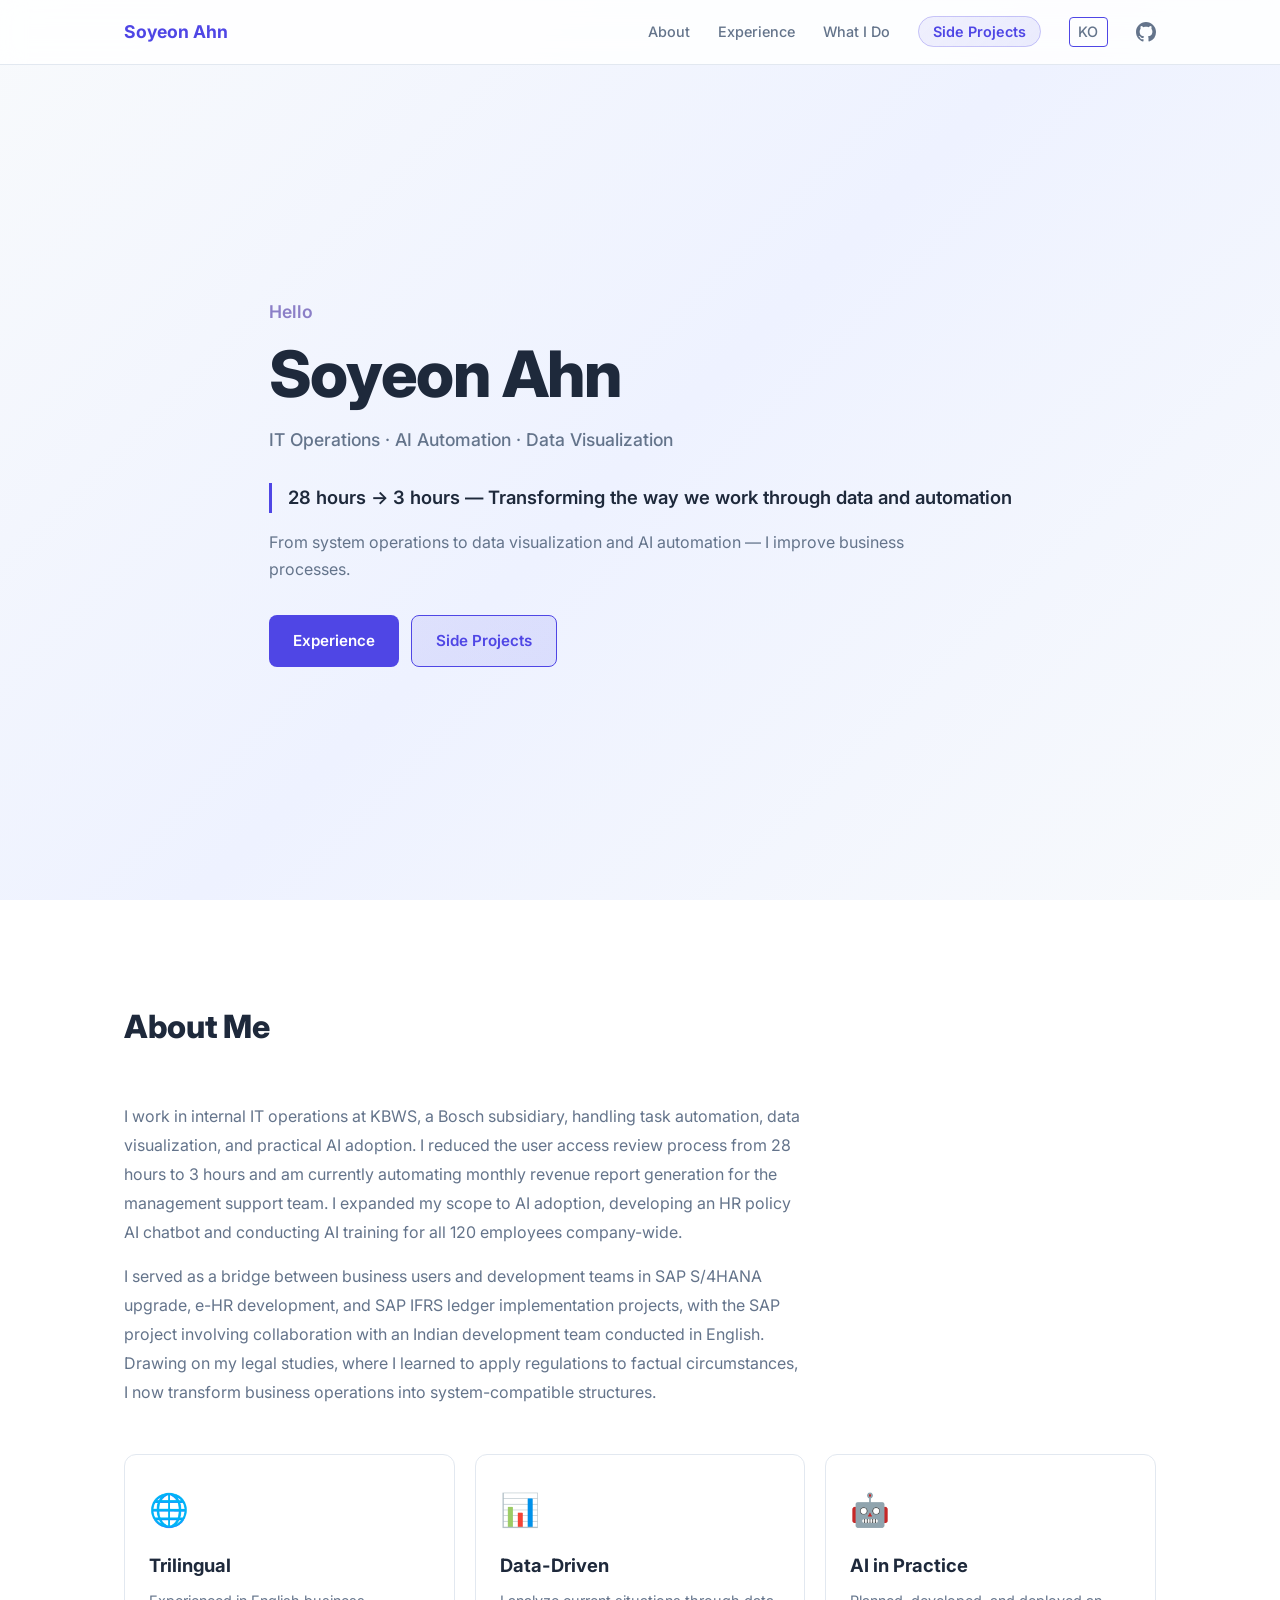
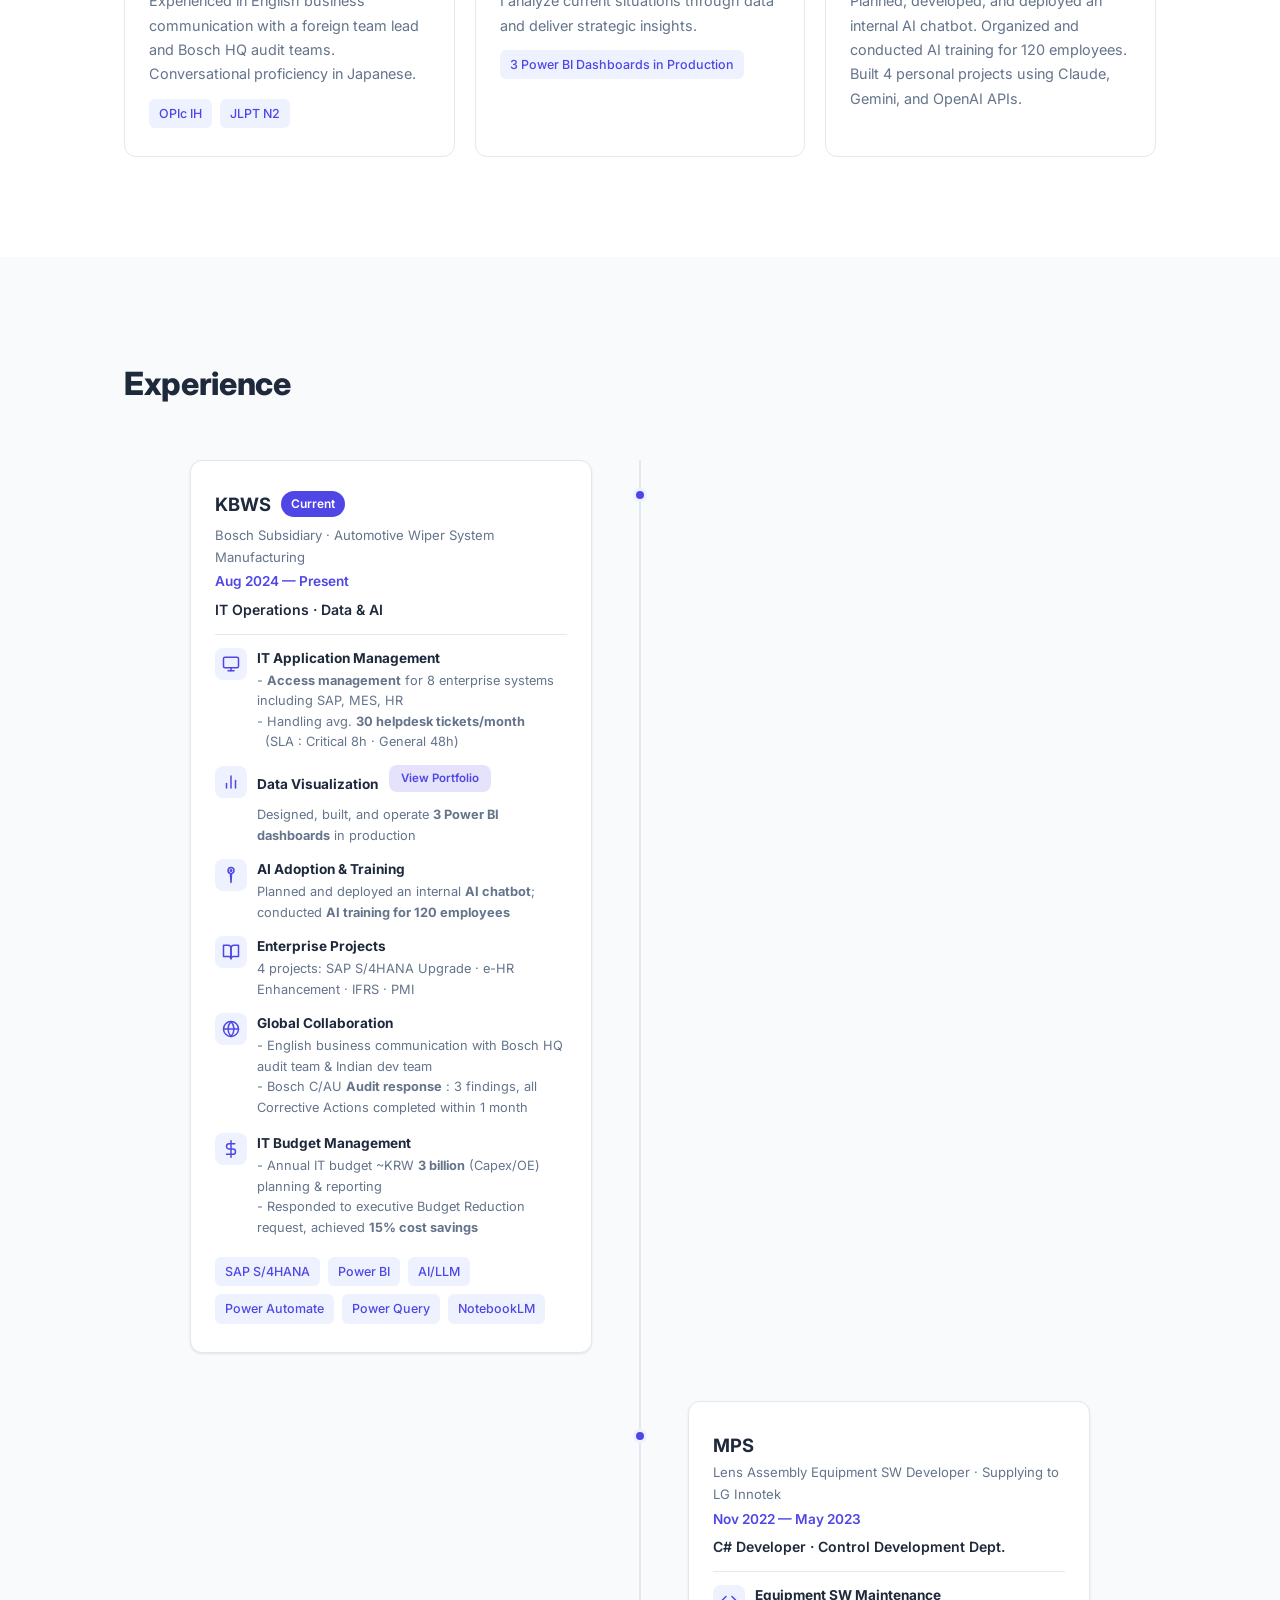
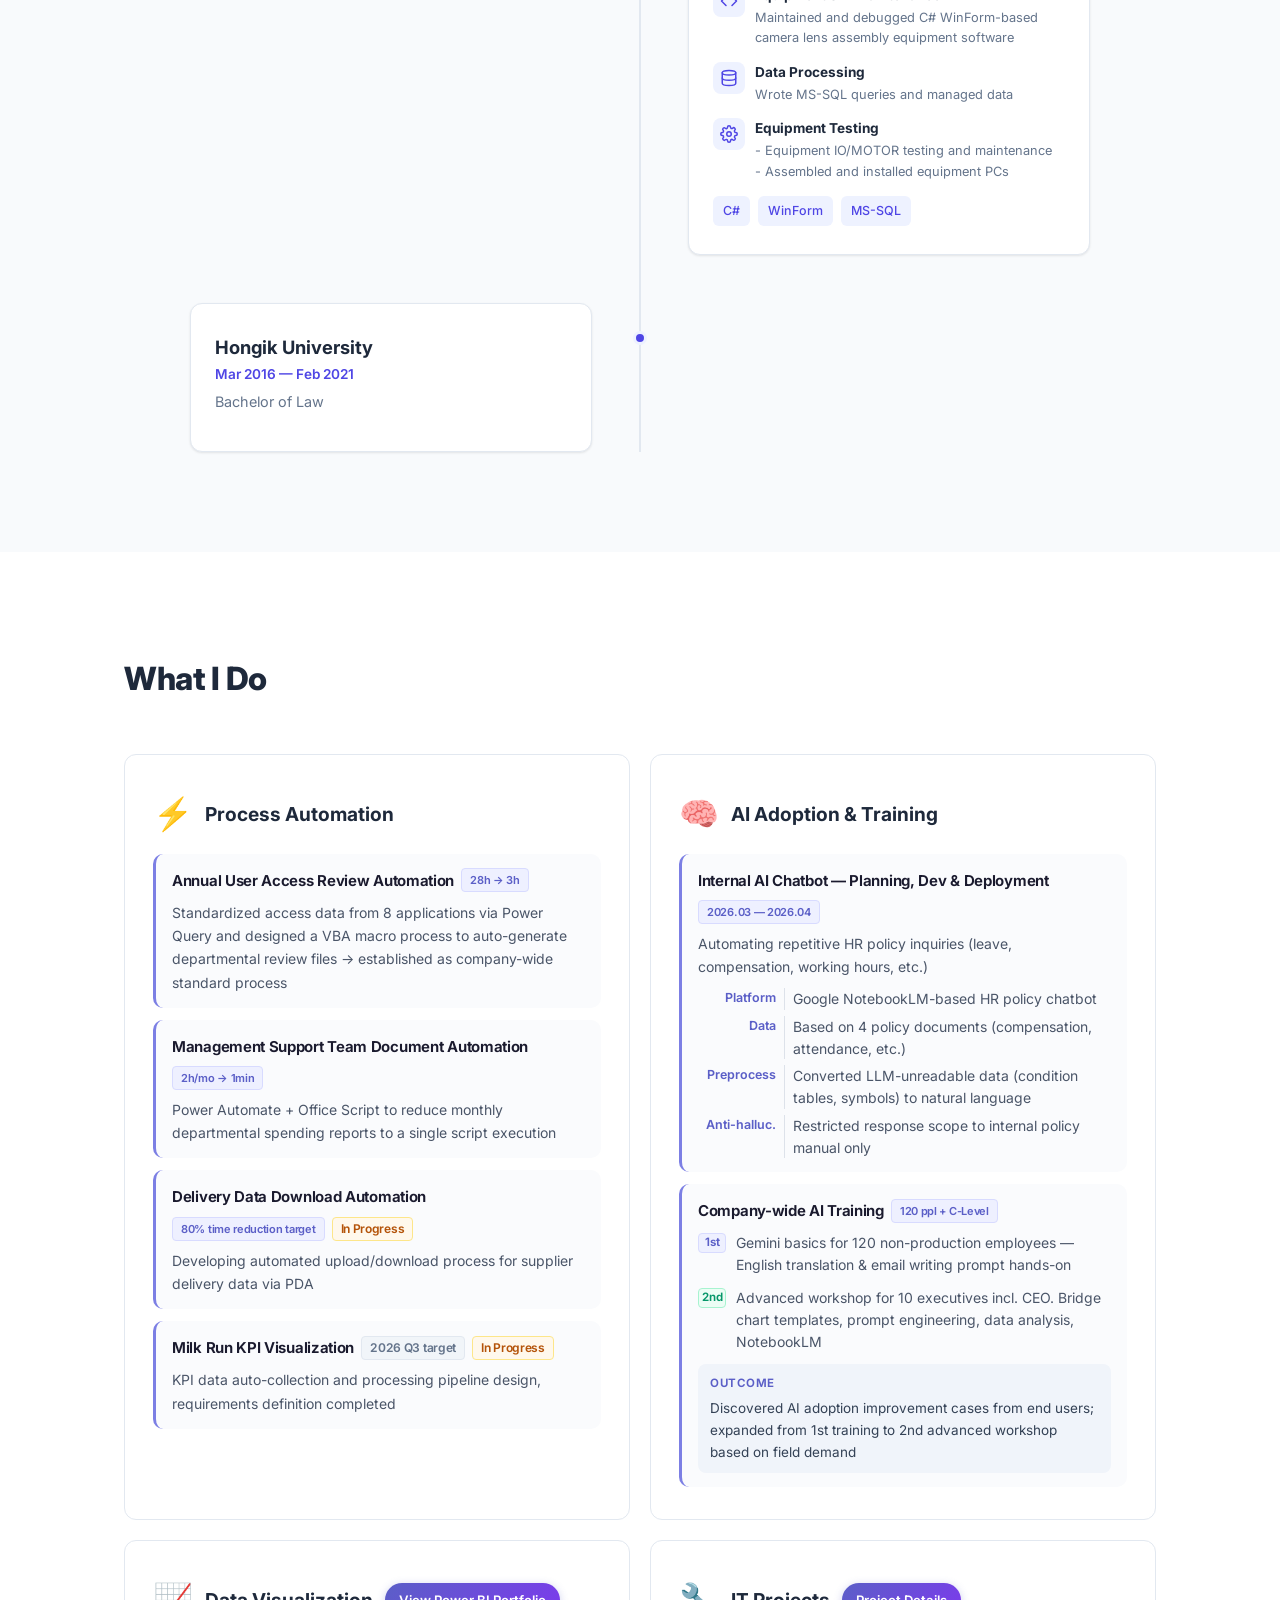
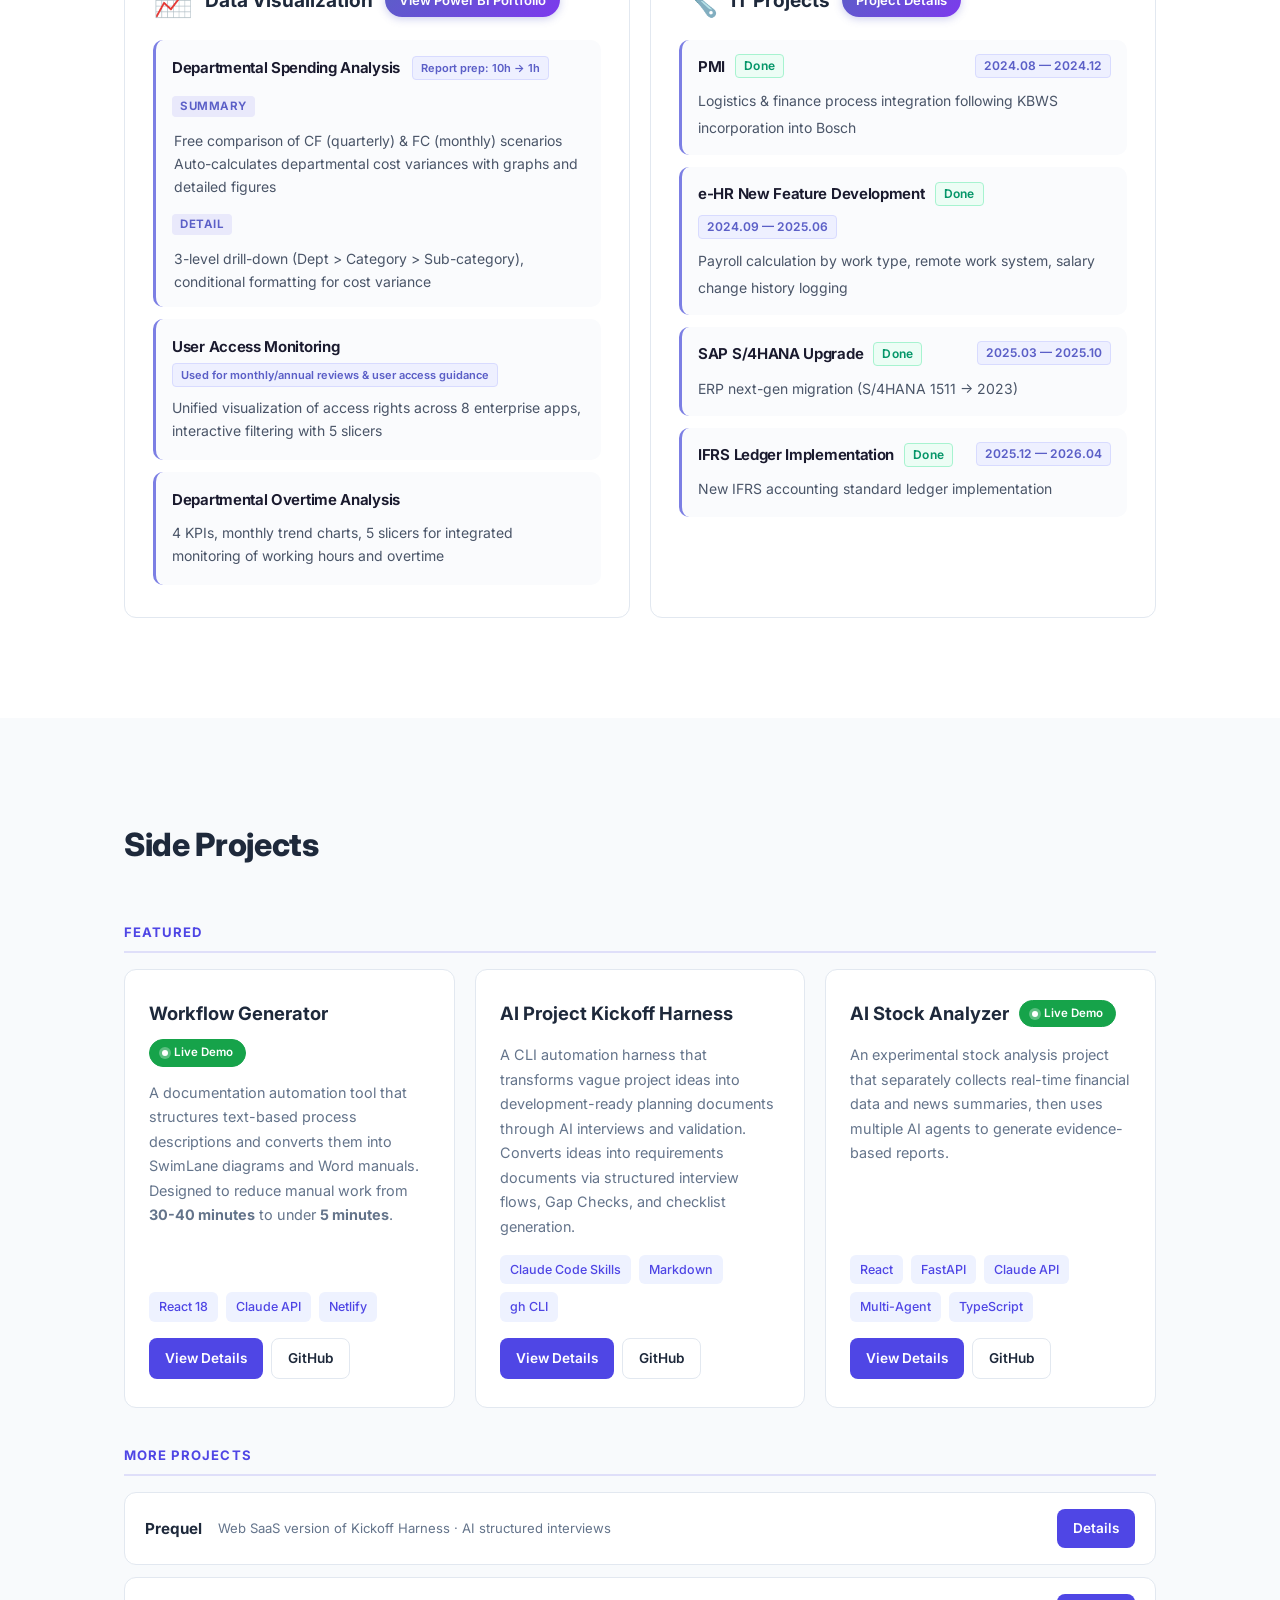
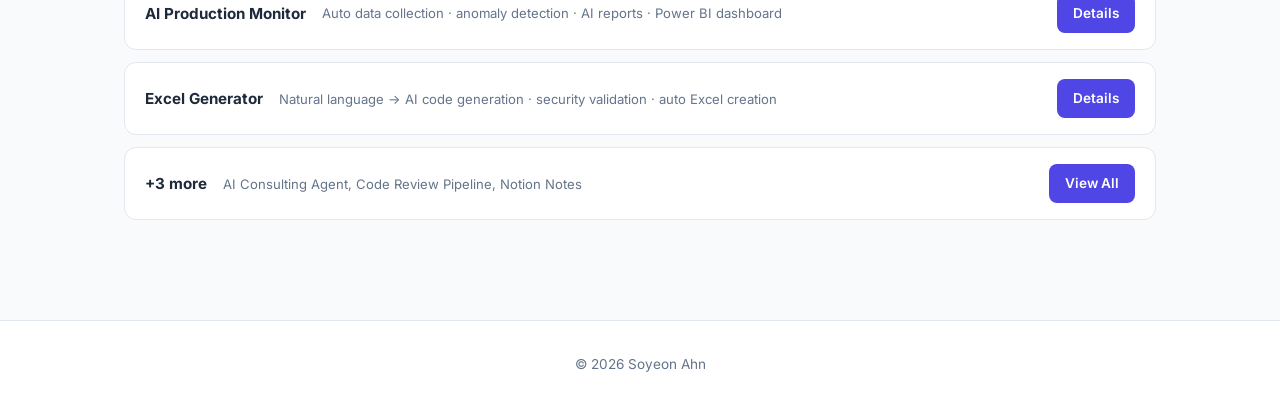
<file: portfolio/en/index.html>
<!DOCTYPE html>
<html lang="en">
<head>
  <meta charset="UTF-8">
  <meta name="viewport" content="width=device-width, initial-scale=1.0">
  <title>Soyeon Ahn — Portfolio</title>
  <link rel="stylesheet" href="../style.css">
  <link rel="preconnect" href="https://fonts.googleapis.com">
  <link rel="preconnect" href="https://fonts.gstatic.com" crossorigin>
  <link href="https://fonts.googleapis.com/css2?family=Inter:wght@400;500;600;700;800&display=swap" rel="stylesheet">
</head>
<body>

  <!-- Navigation -->
  <nav class="nav" id="nav">
    <div class="nav-inner">
      <a href="#hero" class="nav-logo">Soyeon Ahn</a>
      <button class="nav-toggle" id="navToggle" aria-label="Open menu">
        <span></span><span></span><span></span>
      </button>
      <ul class="nav-links" id="navLinks">
        <li><a href="#about">About</a></li>
        <li><a href="#experience">Experience</a></li>
        <li><a href="#whatido">What I Do</a></li>
        <li><a href="#projects" class="nav-highlight">Side Projects</a></li>
        <!-- <li><a href="#contact">Contact</a></li> -->
        <li>
          <a href="../index.html" class="nav-lang" title="한국어로 보기">KO</a>
        </li>
        <li>
          <a href="https://github.com/SoyeonAhn3" target="_blank" rel="noopener" class="nav-github" aria-label="GitHub">
            <svg width="20" height="20" viewBox="0 0 24 24" fill="currentColor"><path d="M12 0C5.37 0 0 5.37 0 12c0 5.31 3.435 9.795 8.205 11.385.6.105.825-.255.825-.57 0-.285-.015-1.23-.015-2.235-3.015.555-3.795-.735-4.035-1.41-.135-.345-.72-1.41-1.23-1.695-.42-.225-1.02-.78-.015-.795.945-.015 1.62.87 1.845 1.23 1.08 1.815 2.805 1.305 3.495.99.105-.78.42-1.305.765-1.605-2.67-.3-5.46-1.335-5.46-5.925 0-1.305.465-2.385 1.23-3.225-.12-.3-.54-1.53.12-3.18 0 0 1.005-.315 3.3 1.23.96-.27 1.98-.405 3-.405s2.04.135 3 .405c2.295-1.56 3.3-1.23 3.3-1.23.66 1.65.24 2.88.12 3.18.765.84 1.23 1.905 1.23 3.225 0 4.605-2.805 5.625-5.475 5.925.435.375.81 1.095.81 2.22 0 1.605-.015 2.895-.015 3.3 0 .315.225.69.825.57A12.02 12.02 0 0024 12c0-6.63-5.37-12-12-12z"/></svg>
          </a>
        </li>
      </ul>
    </div>
  </nav>

  <!-- Hero -->
  <section class="hero" id="hero">
    <div class="container">
      <p class="hero-greeting fade-in">Hello</p>
      <h1 class="hero-name fade-in">Soyeon Ahn</h1>
      <p class="hero-tags fade-in">IT Operations · AI Automation · Data Visualization</p>
      <blockquote class="hero-quote fade-in">
        28 hours → 3 hours — Transforming the way we work through data and automation
      </blockquote>
      <p class="hero-desc fade-in">
        From system operations to data visualization and AI automation — I improve business processes.
      </p>
      <div class="hero-actions fade-in">
        <a href="#experience" class="btn btn-primary">Experience</a>
        <a href="projects.html" class="btn btn-secondary">Side Projects</a>
      </div>
    </div>
  </section>

  <!-- About Me -->
  <section class="section" id="about">
    <div class="container">
      <h2 class="section-title">About Me</h2>
      <div class="about-text fade-in">
        <p>
          I work in internal IT operations at KBWS, a Bosch subsidiary,
          handling task automation, data visualization, and practical AI adoption.
          I reduced the user access review process from 28 hours to 3 hours
          and am currently automating monthly revenue report generation for the management support team.
          I expanded my scope to AI adoption, developing an HR policy AI chatbot
          and conducting AI training for all 120 employees company-wide.
        </p>
        <p>
          I served as a bridge between business users and development teams
          in SAP S/4HANA upgrade, e-HR development, and SAP IFRS ledger implementation projects,
          with the SAP project involving collaboration with an Indian development team conducted in English.
          Drawing on my legal studies, where I learned to apply regulations to factual circumstances,
          I now transform business operations into system-compatible structures.
        </p>
      </div>
      <div class="about-cards">
        <div class="about-card fade-in">
          <div class="about-card-icon">🌐</div>
          <h3>Trilingual</h3>
          <p>Experienced in English business communication with a foreign team lead and Bosch HQ audit teams. Conversational proficiency in Japanese.</p>
          <div class="about-card-tags">
            <span class="tag">OPIc IH</span>
            <span class="tag">JLPT N2</span>
          </div>
        </div>
        <div class="about-card fade-in">
          <div class="about-card-icon">📊</div>
          <h3>Data-Driven</h3>
          <p>I analyze current situations through data and deliver strategic insights.</p>
          <div class="about-card-tags">
            <span class="tag">3 Power BI Dashboards in Production</span>
          </div>
        </div>
        <div class="about-card fade-in">
          <div class="about-card-icon">🤖</div>
          <h3>AI in Practice</h3>
          <p>Planned, developed, and deployed an internal AI chatbot. Organized and conducted AI training for 120 employees. Built 4 personal projects using Claude, Gemini, and OpenAI APIs.</p>
        </div>
      </div>
    </div>
  </section>

  <!-- Experience -->
  <section class="section section-alt" id="experience">
    <div class="container">
      <h2 class="section-title">Experience</h2>
      <div class="timeline">
        <div class="timeline-item timeline-left fade-in">
          <div class="timeline-card">
            <div class="timeline-card-header">
              <h3>KBWS</h3>
              <span class="badge badge-current">Current</span>
            </div>
            <div class="timeline-subtitle">Bosch Subsidiary · Automotive Wiper System Manufacturing</div>
            <div class="timeline-date">Aug 2024 — Present</div>
            <div class="timeline-role">IT Operations · Data & AI</div>
            <div class="exp-resp-grid">
              <div class="exp-resp-item">
                <div class="exp-resp-icon">
                  <svg width="18" height="18" viewBox="0 0 24 24" fill="none" stroke="currentColor" stroke-width="2" stroke-linecap="round" stroke-linejoin="round"><rect x="2" y="3" width="20" height="14" rx="2"/><line x1="8" y1="21" x2="16" y2="21"/><line x1="12" y1="17" x2="12" y2="21"/></svg>
                </div>
                <div class="exp-resp-content">
                  <div class="exp-resp-label">IT Application Management</div>
                  <div class="exp-resp-desc">- <strong>Access management</strong> for 8 enterprise systems including SAP, MES, HR<br>- Handling avg. <strong>30 helpdesk tickets/month</strong><br>&nbsp;&nbsp;(SLA : Critical 8h · General 48h)</div>
                </div>
              </div>
              <div class="exp-resp-item">
                <div class="exp-resp-icon">
                  <svg width="18" height="18" viewBox="0 0 24 24" fill="none" stroke="currentColor" stroke-width="2" stroke-linecap="round" stroke-linejoin="round"><line x1="18" y1="20" x2="18" y2="10"/><line x1="12" y1="20" x2="12" y2="4"/><line x1="6" y1="20" x2="6" y2="14"/></svg>
                </div>
                <div class="exp-resp-content">
                  <div class="exp-resp-label">Data Visualization <a href="../PowerBI_Portfolio_Ahn_Soyeon_ENG.pdf" target="_blank" rel="noopener" class="btn btn-tiny btn-powerbi">View Portfolio</a></div>
                  <div class="exp-resp-desc">Designed, built, and operate <strong>3 Power BI dashboards</strong> in production</div>
                </div>
              </div>
              <div class="exp-resp-item">
                <div class="exp-resp-icon">
                  <svg width="18" height="18" viewBox="0 0 24 24" fill="none" stroke="currentColor" stroke-width="2" stroke-linecap="round" stroke-linejoin="round"><path d="M12 2a4 4 0 0 1 4 4c0 1.95-1.4 3.57-3.25 3.92L12 22l-.75-12.08A4.001 4.001 0 0 1 12 2z"/><circle cx="12" cy="6" r="1"/></svg>
                </div>
                <div class="exp-resp-content">
                  <div class="exp-resp-label">AI Adoption & Training</div>
                  <div class="exp-resp-desc">Planned and deployed an internal <strong>AI chatbot</strong>; conducted <strong>AI training for 120 employees</strong></div>
                </div>
              </div>
              <div class="exp-resp-item">
                <div class="exp-resp-icon">
                  <svg width="18" height="18" viewBox="0 0 24 24" fill="none" stroke="currentColor" stroke-width="2" stroke-linecap="round" stroke-linejoin="round"><path d="M2 3h6a4 4 0 0 1 4 4v14a3 3 0 0 0-3-3H2z"/><path d="M22 3h-6a4 4 0 0 0-4 4v14a3 3 0 0 1 3-3h7z"/></svg>
                </div>
                <div class="exp-resp-content">
                  <div class="exp-resp-label">Enterprise Projects</div>
                  <div class="exp-resp-desc">4 projects: SAP S/4HANA Upgrade · e-HR Enhancement · IFRS · PMI</div>
                </div>
              </div>
              <div class="exp-resp-item">
                <div class="exp-resp-icon">
                  <svg width="18" height="18" viewBox="0 0 24 24" fill="none" stroke="currentColor" stroke-width="2" stroke-linecap="round" stroke-linejoin="round"><circle cx="12" cy="12" r="10"/><line x1="2" y1="12" x2="22" y2="12"/><path d="M12 2a15.3 15.3 0 0 1 4 10 15.3 15.3 0 0 1-4 10 15.3 15.3 0 0 1-4-10 15.3 15.3 0 0 1 4-10z"/></svg>
                </div>
                <div class="exp-resp-content">
                  <div class="exp-resp-label">Global Collaboration</div>
                  <div class="exp-resp-desc">- English business communication with Bosch HQ audit team &amp; Indian dev team<br>- Bosch C/AU <strong>Audit response</strong> : 3 findings, all Corrective Actions completed within 1 month</div>
                </div>
              </div>
            </div>
              <div class="exp-resp-item">
                <div class="exp-resp-icon">
                  <svg width="18" height="18" viewBox="0 0 24 24" fill="none" stroke="currentColor" stroke-width="2" stroke-linecap="round" stroke-linejoin="round"><line x1="12" y1="1" x2="12" y2="23"/><path d="M17 5H9.5a3.5 3.5 0 0 0 0 7h5a3.5 3.5 0 0 1 0 7H6"/></svg>
                </div>
                <div class="exp-resp-content">
                  <div class="exp-resp-label">IT Budget Management</div>
                  <div class="exp-resp-desc">- Annual IT budget ~KRW <strong>3 billion</strong> (Capex/OE) planning &amp; reporting<br>- Responded to executive Budget Reduction request, achieved <strong>15% cost savings</strong></div>
                </div>
              </div>
            <div class="timeline-tags" style="margin-top:1.2rem">
              <span class="tag">SAP S/4HANA</span>
              <span class="tag">Power BI</span>
              <span class="tag">AI/LLM</span>
              <span class="tag">Power Automate</span>
              <span class="tag">Power Query</span>
              <span class="tag">NotebookLM</span>
            </div>
          </div>
        </div>
        <div class="timeline-item timeline-right fade-in">
          <div class="timeline-card">
            <h3>MPS</h3>
            <div class="timeline-subtitle">Lens Assembly Equipment SW Developer · Supplying to LG Innotek</div>
            <div class="timeline-date">Nov 2022 — May 2023</div>
            <div class="timeline-role">C# Developer · Control Development Dept.</div>
            <div class="exp-resp-grid">
              <div class="exp-resp-item">
                <div class="exp-resp-icon"><svg width="18" height="18" viewBox="0 0 24 24" fill="none" stroke="currentColor" stroke-width="2" stroke-linecap="round" stroke-linejoin="round"><polyline points="16 18 22 12 16 6"/><polyline points="8 6 2 12 8 18"/></svg></div>
                <div class="exp-resp-content">
                  <div class="exp-resp-label">Equipment SW Maintenance</div>
                  <div class="exp-resp-desc">Maintained and debugged C# WinForm-based <br>camera lens assembly equipment software</div>
                </div>
              </div>
              <div class="exp-resp-item">
                <div class="exp-resp-icon"><svg width="18" height="18" viewBox="0 0 24 24" fill="none" stroke="currentColor" stroke-width="2" stroke-linecap="round" stroke-linejoin="round"><ellipse cx="12" cy="5" rx="9" ry="3"/><path d="M21 12c0 1.66-4 3-9 3s-9-1.34-9-3"/><path d="M3 5v14c0 1.66 4 3 9 3s9-1.34 9-3V5"/></svg></div>
                <div class="exp-resp-content">
                  <div class="exp-resp-label">Data Processing</div>
                  <div class="exp-resp-desc">Wrote MS-SQL queries and managed data</div>
                </div>
              </div>
              <div class="exp-resp-item">
                <div class="exp-resp-icon"><svg width="18" height="18" viewBox="0 0 24 24" fill="none" stroke="currentColor" stroke-width="2" stroke-linecap="round" stroke-linejoin="round"><circle cx="12" cy="12" r="3"/><path d="M19.4 15a1.65 1.65 0 0 0 .33 1.82l.06.06a2 2 0 0 1-2.83 2.83l-.06-.06a1.65 1.65 0 0 0-1.82-.33 1.65 1.65 0 0 0-1 1.51V21a2 2 0 0 1-4 0v-.09A1.65 1.65 0 0 0 9 19.4a1.65 1.65 0 0 0-1.82.33l-.06.06a2 2 0 0 1-2.83-2.83l.06-.06A1.65 1.65 0 0 0 4.68 15a1.65 1.65 0 0 0-1.51-1H3a2 2 0 0 1 0-4h.09A1.65 1.65 0 0 0 4.6 9a1.65 1.65 0 0 0-.33-1.82l-.06-.06a2 2 0 0 1 2.83-2.83l.06.06A1.65 1.65 0 0 0 9 4.68a1.65 1.65 0 0 0 1-1.51V3a2 2 0 0 1 4 0v.09a1.65 1.65 0 0 0 1 1.51 1.65 1.65 0 0 0 1.82-.33l.06-.06a2 2 0 0 1 2.83 2.83l-.06.06A1.65 1.65 0 0 0 19.4 9a1.65 1.65 0 0 0 1.51 1H21a2 2 0 0 1 0 4h-.09a1.65 1.65 0 0 0-1.51 1z"/></svg></div>
                <div class="exp-resp-content">
                  <div class="exp-resp-label">Equipment Testing</div>
                  <div class="exp-resp-desc">- Equipment IO/MOTOR testing and maintenance<br>- Assembled and installed equipment PCs</div>
                </div>
              </div>
            </div>
            <div class="timeline-tags">
              <span class="tag">C#</span>
              <span class="tag">WinForm</span>
              <span class="tag">MS-SQL</span>
            </div>
          </div>
        </div>
        <div class="timeline-item timeline-left fade-in">
          <div class="timeline-card">
            <h3>Hongik University</h3>
            <div class="timeline-date">Mar 2016 — Feb 2021</div>
            <p>Bachelor of Law</p>
          </div>
        </div>
      </div>
    </div>
  </section>

  <!-- What I Do -->
  <section class="section" id="whatido">
    <div class="container">
      <h2 class="section-title">What I Do</h2>
      <div class="whatido-grid">
        <div class="whatido-card fade-in">
          <div class="dx-title-row">
            <div class="whatido-icon" style="margin-bottom:0">⚡</div>
            <h3 style="margin-bottom:0">Process Automation</h3>
          </div>
          <div class="ai-steps">
            <div class="ai-step">
              <div class="ai-step-title">Annual User Access Review Automation <span class="whatido-dashboard-result">28h → 3h</span></div>
              <div class="ai-step-desc">Standardized access data from 8 applications via Power Query and designed a VBA macro process to auto-generate departmental review files → established as company-wide standard process</div>
            </div>
            <div class="ai-step">
              <div class="ai-step-title">Management Support Team Document Automation <span class="whatido-dashboard-result">2h/mo → 1min</span></div>
              <div class="ai-step-desc">Power Automate + Office Script to reduce monthly departmental spending reports to a single script execution</div>
            </div>
            <div class="ai-step">
              <div class="ai-step-title">Delivery Data Download Automation <span class="whatido-dashboard-result">80% time reduction target</span> <span class="ai-badge-wip">In Progress</span></div>
              <div class="ai-step-desc">Developing automated upload/download process for supplier delivery data via PDA</div>
            </div>
            <div class="ai-step">
              <div class="ai-step-title">Milk Run KPI Visualization <span class="ai-badge-tag">2026 Q3 target</span> <span class="ai-badge-wip">In Progress</span></div>
              <div class="ai-step-desc">KPI data auto-collection and processing pipeline design, requirements definition completed</div>
            </div>
          </div>
        </div>
        <div class="whatido-card fade-in">
          <div class="dx-title-row">
            <div class="whatido-icon" style="margin-bottom:0">🧠</div>
            <h3 style="margin-bottom:0">AI Adoption &amp; Training</h3>
          </div>
          <div class="ai-steps">
            <div class="ai-step">
              <div class="ai-step-title">Internal AI Chatbot — Planning, Dev &amp; Deployment <span class="whatido-dashboard-result">2026.03 — 2026.04</span></div>
              <div class="ai-step-desc" style="margin-bottom:10px">Automating repetitive HR policy inquiries (leave, compensation, working hours, etc.)</div>
              <div class="ai-kv-table">
                <div class="ai-kv-row"><span class="ai-kv-key">Platform</span><span class="ai-kv-sep"></span><span class="ai-kv-val">Google NotebookLM-based HR policy chatbot</span></div>
                <div class="ai-kv-row"><span class="ai-kv-key">Data</span><span class="ai-kv-sep"></span><span class="ai-kv-val">Based on 4 policy documents (compensation, attendance, etc.)</span></div>
                <div class="ai-kv-row"><span class="ai-kv-key">Preprocess</span><span class="ai-kv-sep"></span><span class="ai-kv-val">Converted LLM-unreadable data (condition tables, symbols) to natural language</span></div>
                <div class="ai-kv-row"><span class="ai-kv-key">Anti-halluc.</span><span class="ai-kv-sep"></span><span class="ai-kv-val">Restricted response scope to internal policy manual only</span></div>
              </div>
            </div>
            <div class="ai-step">
              <div class="ai-step-title">Company-wide AI Training <span class="whatido-dashboard-result">120 ppl + C-Level</span></div>
              <div class="ai-edu-row">
                <span class="ai-edu-badge ai-edu-badge-1">1st</span>
                <span class="ai-edu-text">Gemini basics for 120 non-production employees — English translation &amp; email writing prompt hands-on</span>
              </div>
              <div class="ai-edu-row">
                <span class="ai-edu-badge ai-edu-badge-2">2nd</span>
                <span class="ai-edu-text">Advanced workshop for 10 executives incl. CEO. Bridge chart templates, prompt engineering, data analysis, NotebookLM</span>
              </div>
              <div class="ai-result-box">
                <div class="ai-result-label">Outcome</div>
                <div class="ai-result-text">Discovered AI adoption improvement cases from end users; expanded from 1st training to 2nd advanced workshop based on field demand</div>
              </div>
            </div>
          </div>
        </div>
        <div class="whatido-card fade-in">
          <div class="dx-title-row">
            <div class="whatido-icon" style="margin-bottom:0">📈</div>
            <h3 style="margin-bottom:0">Data Visualization</h3>
            <a href="../PowerBI_Portfolio_Ahn_Soyeon_ENG.pdf" target="_blank" rel="noopener" class="btn btn-small btn-whatido" style="margin-bottom:0">View Power BI Portfolio</a>
          </div>
          <div class="whatido-dashboard-list">
            <div class="whatido-dashboard-item">
              <div class="whatido-dashboard-name">Departmental Spending Analysis</div>
              <span class="whatido-dashboard-result">Report prep: 10h → 1h</span>
              <div class="dashboard-sub-section">
                <div class="dashboard-sub-label">Summary</div>
                <p>Free comparison of CF (quarterly) &amp; FC (monthly) scenarios<br>Auto-calculates departmental cost variances with graphs and detailed figures</p>
              </div>
              <div class="dashboard-sub-section">
                <div class="dashboard-sub-label">Detail</div>
                <p>3-level drill-down (Dept &gt; Category &gt; Sub-category), conditional formatting for cost variance</p>
              </div>
            </div>
            <div class="whatido-dashboard-item">
              <div class="whatido-dashboard-name">User Access Monitoring</div>
              <span class="whatido-dashboard-result">Used for monthly/annual reviews &amp; user access guidance</span>
              <p>Unified visualization of access rights across 8 enterprise apps, interactive filtering with 5 slicers</p>
            </div>
            <div class="whatido-dashboard-item">
              <div class="whatido-dashboard-name">Departmental Overtime Analysis</div>
              <p>4 KPIs, monthly trend charts, 5 slicers for integrated monitoring of working hours and overtime</p>
            </div>
          </div>
        </div>
        <div class="whatido-card fade-in">
          <div class="dx-title-row">
            <div class="whatido-icon" style="margin-bottom:0">🔧</div>
            <h3 style="margin-bottom:0">IT Projects</h3>
            <a class="btn btn-small btn-whatido" style="margin-bottom:0;cursor:pointer" id="openDxModal">Project Details</a>
          </div>
          <div class="project-timeline-list">
            <div class="project-timeline-item">
              <div class="project-item-header">
                <div class="project-title-row">
                  <span class="project-title">PMI</span>
                  <span class="project-badge badge-done">Done</span>
                </div>
                <span class="project-period">2024.08 — 2024.12</span>
              </div>
              <div class="project-detail">
                <span class="project-detail-value">Logistics &amp; finance process integration following KBWS incorporation into Bosch</span>
              </div>
            </div>
            <div class="project-timeline-item">
              <div class="project-item-header">
                <div class="project-title-row">
                  <span class="project-title">e-HR New Feature Development</span>
                  <span class="project-badge badge-done">Done</span>
                </div>
                <span class="project-period">2024.09 — 2025.06</span>
              </div>
              <div class="project-detail">
                <span class="project-detail-value">Payroll calculation by work type, remote work system, salary change history logging</span>
              </div>
            </div>
            <div class="project-timeline-item">
              <div class="project-item-header">
                <div class="project-title-row">
                  <span class="project-title">SAP S/4HANA Upgrade</span>
                  <span class="project-badge badge-done">Done</span>
                </div>
                <span class="project-period">2025.03 — 2025.10</span>
              </div>
              <div class="project-detail">
                <span class="project-detail-value">ERP next-gen migration (S/4HANA 1511 → 2023)</span>
              </div>
            </div>
            <div class="project-timeline-item">
              <div class="project-item-header">
                <div class="project-title-row">
                  <span class="project-title">IFRS Ledger Implementation</span>
                  <span class="project-badge badge-done">Done</span>
                </div>
                <span class="project-period">2025.12 — 2026.04</span>
              </div>
              <div class="project-detail">
                <span class="project-detail-value">New IFRS accounting standard ledger implementation</span>
              </div>
            </div>
          </div>
        </div>
      </div>
    </div>
  </section>

  <!-- Side Projects -->
  <section class="section section-alt" id="projects">
    <div class="container">
      <h2 class="section-title">Side Projects</h2>

      <!-- FEATURED -->
      <div class="projects-subtitle">Featured</div>
      <div class="projects-grid">
        <div class="project-card fade-in">
          <div class="project-header">
            <h3>Workflow Generator</h3>
            <a href="https://processflow-generator.netlify.app" target="_blank" rel="noopener" class="btn-live-demo btn-live-demo-sm"><span class="btn-live-dot"></span>Live Demo</a>
          </div>
          <p class="project-motive">
            A documentation automation tool that structures text-based process descriptions
            and converts them into SwimLane diagrams and Word manuals.
            Designed to reduce manual work from <strong>30-40 minutes</strong> to under <strong>5 minutes</strong>.
          </p>
          <div class="project-tags">
            <span class="tag">React 18</span>
            <span class="tag">Claude API</span>
            <span class="tag">Netlify</span>
          </div>
          <div class="project-links">
            <a href="projects.html#workflow-generator" class="btn btn-small btn-primary">View Details</a>
            <a href="https://github.com/SoyeonAhn3/Workflow_Generator" target="_blank" rel="noopener" class="btn btn-small btn-outline">GitHub</a>
          </div>
        </div>
        <div class="project-card fade-in">
          <div class="project-header">
            <h3>AI Project Kickoff Harness</h3>
          </div>
          <p class="project-motive">
            A CLI automation harness that transforms vague project ideas into development-ready planning documents
            through AI interviews and validation.
            Converts ideas into requirements documents via structured interview flows, Gap Checks, and checklist generation.
          </p>
          <div class="project-tags">
            <span class="tag">Claude Code Skills</span>
            <span class="tag">Markdown</span>
            <span class="tag">gh CLI</span>
          </div>
          <div class="project-links">
            <a href="projects.html#kickoff-harness" class="btn btn-small btn-primary">View Details</a>
            <a href="https://github.com/SoyeonAhn3/AI-Project-Kickoff-Harness" target="_blank" rel="noopener" class="btn btn-small btn-outline">GitHub</a>
          </div>
        </div>
        <div class="project-card fade-in">
          <div class="project-header">
            <h3>AI Stock Analyzer</h3>
            <a href="https://stock-analyzer-ai.netlify.app/" target="_blank" rel="noopener" class="btn-live-demo btn-live-demo-sm"><span class="btn-live-dot"></span>Live Demo</a>
          </div>
          <p class="project-motive">
            An experimental stock analysis project that separately collects real-time financial data and news summaries,
            then uses multiple AI agents to generate evidence-based reports.
          </p>
          <div class="project-tags">
            <span class="tag">React</span>
            <span class="tag">FastAPI</span>
            <span class="tag">Claude API</span>
            <span class="tag">Multi-Agent</span>
            <span class="tag">TypeScript</span>
          </div>
          <div class="project-links">
            <a href="projects.html#stock-analyzer" class="btn btn-small btn-primary">View Details</a>
            <a href="https://github.com/SoyeonAhn3/stock-analyzer" target="_blank" rel="noopener" class="btn btn-small btn-outline">GitHub</a>
          </div>
        </div>
      </div>

      <!-- MORE PROJECTS -->
      <div class="projects-subtitle other">More Projects</div>
      <div class="projects-compact-list">
        <div class="project-compact fade-in">
          <div class="project-compact-info">
            <span class="project-compact-name">Prequel</span>
            <span class="project-compact-desc">Web SaaS version of Kickoff Harness · AI structured interviews</span>
          </div>
          <div class="project-compact-right">
            <a href="projects.html#current-builds" class="btn btn-small btn-primary" onclick="event.stopPropagation()">Details</a>
          </div>
        </div>
        <div class="project-compact fade-in">
          <div class="project-compact-info">
            <span class="project-compact-name">AI Production Monitor</span>
            <span class="project-compact-desc">Auto data collection · anomaly detection · AI reports · Power BI dashboard</span>
          </div>
          <div class="project-compact-right">
            <a href="projects.html#current-builds" class="btn btn-small btn-primary" onclick="event.stopPropagation()">Details</a>
          </div>
        </div>
        <div class="project-compact fade-in">
          <div class="project-compact-info">
            <span class="project-compact-name">Excel Generator</span>
            <span class="project-compact-desc">Natural language → AI code generation · security validation · auto Excel creation</span>
          </div>
          <div class="project-compact-right">
            <a href="projects.html#excel-generator" class="btn btn-small btn-primary" onclick="event.stopPropagation()">Details</a>
          </div>
        </div>
        <div class="project-compact fade-in">
          <div class="project-compact-info">
            <span class="project-compact-name">+3 more</span>
            <span class="project-compact-desc">AI Consulting Agent, Code Review Pipeline, Notion Notes</span>
          </div>
          <div class="project-compact-right">
            <a href="projects.html#additional-projects" class="btn btn-small btn-primary" onclick="event.stopPropagation()">View All</a>
          </div>
        </div>
      </div>
    </div>
  </section>

  <!-- Contact (hidden) -->
  <section class="section" id="contact" style="display: none;">
    <div class="container">
      <h2 class="section-title">Contact</h2>
      <div class="contact-grid fade-in">
        <a href="https://www.linkedin.com/in/soyeon-ahn-03737237b/" target="_blank" rel="noopener" class="contact-item">
          <div class="contact-icon">
            <svg width="24" height="24" viewBox="0 0 24 24" fill="currentColor"><path d="M20.447 20.452h-3.554v-5.569c0-1.328-.027-3.037-1.852-3.037-1.853 0-2.136 1.445-2.136 2.939v5.667H9.351V9h3.414v1.561h.046c.477-.9 1.637-1.85 3.37-1.85 3.601 0 4.267 2.37 4.267 5.455v6.286zM5.337 7.433a2.062 2.062 0 01-2.063-2.065 2.064 2.064 0 112.063 2.065zm1.782 13.019H3.555V9h3.564v11.452zM22.225 0H1.771C.792 0 0 .774 0 1.729v20.542C0 23.227.792 24 1.771 24h20.451C23.2 24 24 23.227 24 22.271V1.729C24 .774 23.2 0 22.222 0h.003z"/></svg>
          </div>
          <span>LinkedIn</span>
        </a>
        <a href="mailto:thqltm222@naver.com" class="contact-item">
          <div class="contact-icon">✉️</div>
          <span>thqltm222@naver.com</span>
        </a>
        <a href="https://github.com/SoyeonAhn3" target="_blank" rel="noopener" class="contact-item">
          <div class="contact-icon">
            <svg width="24" height="24" viewBox="0 0 24 24" fill="currentColor"><path d="M12 0C5.37 0 0 5.37 0 12c0 5.31 3.435 9.795 8.205 11.385.6.105.825-.255.825-.57 0-.285-.015-1.23-.015-2.235-3.015.555-3.795-.735-4.035-1.41-.135-.345-.72-1.41-1.23-1.695-.42-.225-1.02-.78-.015-.795.945-.015 1.62.87 1.845 1.23 1.08 1.815 2.805 1.305 3.495.99.105-.78.42-1.305.765-1.605-2.67-.3-5.46-1.335-5.46-5.925 0-1.305.465-2.385 1.23-3.225-.12-.3-.54-1.53.12-3.18 0 0 1.005-.315 3.3 1.23.96-.27 1.98-.405 3-.405s2.04.135 3 .405c2.295-1.56 3.3-1.23 3.3-1.23.66 1.65.24 2.88.12 3.18.765.84 1.23 1.905 1.23 3.225 0 4.605-2.805 5.625-5.475 5.925.435.375.81 1.095.81 2.22 0 1.605-.015 2.895-.015 3.3 0 .315.225.69.825.57A12.02 12.02 0 0024 12c0-6.63-5.37-12-12-12z"/></svg>
          </div>
          <span>github.com/SoyeonAhn3</span>
        </a>
      </div>
    </div>
  </section>

  <!-- Footer -->
  <footer class="footer">
    <p>&copy; 2026 Soyeon Ahn</p>
  </footer>

  <!-- DX Project Modal -->
  <div class="dx-overlay" id="dxModal">
    <div class="dx-modal">
      <div class="dx-header">
        <span class="dx-header-label">IT Projects</span>
        <div class="dx-tabs">
          <button class="dx-tab active" data-tab="hana">S/4HANA</button>
          <button class="dx-tab" data-tab="ifrs">IFRS</button>
          <button class="dx-tab" data-tab="ehr">e-HR</button>
          <button class="dx-tab" data-tab="pmi">PMI</button>
        </div>
        <button class="dx-close" aria-label="Close">&times;</button>
      </div>
      <div class="dx-body">

        <div class="dx-panel" id="dx-hana">
          <div class="dx-proj-head">
            <div class="dx-num">01</div>
            <div>
              <div class="dx-proj-title">
                SAP S/4HANA 23 Upgrade
                <span class="dx-badge">Done</span>
                <span class="dx-date">2025.03 — 2025.10</span>
              </div>
              <div class="dx-subtitle">ERP Next-Gen Migration (S/4HANA 1511 → 2023)</div>
            </div>
          </div>
          <div class="dx-bg">
            <div class="dx-label">Background</div>
            <p>SAP 1511 maintenance was expiring, requiring migration to the latest version (S/4HANA 2023). Under a global collaboration framework with the Indian dev team, I handled vendor selection, business requirements coordination, testing, and authorization management.</p>
          </div>
          <div class="dx-contrib">
            <div class="dx-label">Contributions</div>
            <div class="dx-contrib-row">
              <span class="dx-contrib-key">Vendor Evaluation</span>
              <span class="dx-contrib-val">Designed a new evaluation template comparing vendor technical capabilities, costs, and support scope for executive reporting (later adopted as standard template for other projects)</span>
            </div>
            <div class="dx-contrib-row">
              <span class="dx-contrib-key">Global Bridge</span>
              <span class="dx-contrib-val">Served as communication bridge between business users and Indian dev team, documenting and delivering 20+ requirements/issues in English to meet project deadlines</span>
            </div>
            <div class="dx-contrib-row">
              <span class="dx-contrib-key">Functional Testing</span>
              <span class="dx-contrib-val">Conducted functional testing on ~60 T-codes related to SAP BC module, capturing and documenting all results</span>
            </div>
            <div class="dx-contrib-row">
              <span class="dx-contrib-key">Auth Design</span>
              <span class="dx-contrib-val">Designed and documented authorization changes/new authorizations per project requirements, processed CTS transports (Dev → Prod)</span>
            </div>
          </div>
          <div class="dx-label">Results</div>
          <div class="dx-metrics">
            <div class="dx-metric">
              <div class="dx-metric-num">20+</div>
              <div class="dx-metric-title">Requirements Coordinated</div>
              <div class="dx-metric-sub">In English</div>
            </div>
            <div class="dx-metric">
              <div class="dx-metric-num">60</div>
              <div class="dx-metric-title">T-code Tests</div>
              <div class="dx-metric-sub">Fully documented</div>
            </div>
            <div class="dx-metric">
              <div class="dx-metric-num">Standard Template</div>
              <div class="dx-metric-title">Vendor Evaluation</div>
              <div class="dx-metric-sub">Reused across projects</div>
            </div>
          </div>
          <div class="dx-tags">
            <span class="tag">SAP S/4HANA</span>
            <span class="tag">SAP BC Module</span>
            <span class="tag">English Communication</span>
          </div>
        </div>

        <div class="dx-panel" id="dx-ifrs">
          <div class="dx-proj-head">
            <div class="dx-num">02</div>
            <div>
              <div class="dx-proj-title">
                IFRS Ledger Implementation
                <span class="dx-badge">Done</span>
                <span class="dx-date">2025.12 — 2026.04</span>
              </div>
              <div class="dx-subtitle">New IFRS Accounting Standard Ledger Implementation</div>
            </div>
          </div>
          <div class="dx-bg">
            <div class="dx-label">Background</div>
            <p>The adoption of IFRS accounting standards required implementing a new ledger system in SAP. Executed the project through global collaboration with the Indian dev team, and managed post-launch stabilization of Critical issues.</p>
          </div>
          <div class="dx-contrib">
            <div class="dx-label">Contributions</div>
            <div class="dx-contrib-row">
              <span class="dx-contrib-key">Project Mgmt</span>
              <span class="dx-contrib-val">Global collaboration and project management based on English communication with Indian dev team</span>
            </div>
            <div class="dx-contrib-row">
              <span class="dx-contrib-key">IMG Settings</span>
              <span class="dx-contrib-val">IMG configuration for IFRS ledger conversion (reconciliation account additions, depreciation area settings, etc.) and TR transport approval documentation</span>
            </div>
            <div class="dx-contrib-row">
              <span class="dx-contrib-key">Risk Mgmt</span>
              <span class="dx-contrib-val">Early detection of 3 Critical issues (e.g., missing depreciation runs), tracked and resolved all within ~1 month post-launch</span>
            </div>
            <div class="dx-contrib-row">
              <span class="dx-contrib-key">Auth Control</span>
              <span class="dx-contrib-val">Created new authorizations, modified existing ones, and documented all changes</span>
            </div>
          </div>
          <div class="dx-label">Results</div>
          <div class="dx-metrics">
            <div class="dx-metric">
              <div class="dx-metric-num">3</div>
              <div class="dx-metric-title">Critical Issues</div>
              <div class="dx-metric-sub">Detected &amp; resolved</div>
            </div>
            <div class="dx-metric">
              <div class="dx-metric-num">2</div>
              <div class="dx-metric-title">New Authorizations</div>
              <div class="dx-metric-sub">For IFRS ledger</div>
            </div>
          </div>
          <div class="dx-tags">
            <span class="tag">SAP FICO</span>
            <span class="tag">IFRS</span>
            <span class="tag">English Communication</span>
          </div>
        </div>

        <div class="dx-panel" id="dx-ehr">
          <div class="dx-proj-head">
            <div class="dx-num">03</div>
            <div>
              <div class="dx-proj-title">
                e-HR New Feature Development
                <span class="dx-badge">Done</span>
                <span class="dx-date">2024.09 — 2025.06</span>
              </div>
              <div class="dx-subtitle">Payroll Calculation by Work Type &amp; Remote Work System Development</div>
            </div>
          </div>
          <div class="dx-bg">
            <div class="dx-label">Background</div>
            <p>Payroll calculation for various work types (flexible, salary, hourly) was not systematized, and a remote work application/approval system was absent. Initial business requirements were ambiguous, requiring upfront clarification to functional specification level.</p>
          </div>
          <div class="dx-contrib">
            <div class="dx-label">Contributions</div>
            <div class="dx-contrib-row">
              <span class="dx-contrib-key">Requirements</span>
              <span class="dx-contrib-val">Refined ambiguous initial requirements through iterative discussions to functional specification level and delivered to supplier</span>
            </div>
            <div class="dx-contrib-row">
              <span class="dx-contrib-key">Remote Work</span>
              <span class="dx-contrib-val">Planned and implemented remote work application/approval feature from scratch, establishing company-wide standard process used by all employees</span>
            </div>
            <div class="dx-contrib-row">
              <span class="dx-contrib-key">Project Mgmt</span>
              <span class="dx-contrib-val">Requirements coordination between HR and dev team, development schedule management and project documentation</span>
            </div>
          </div>
          <div class="dx-label">Results</div>
          <div class="dx-metrics">
            <div class="dx-metric">
              <div class="dx-metric-num">560</div>
              <div class="dx-metric-title">Employees Covered</div>
              <div class="dx-metric-sub">Company-wide payroll systemization</div>
            </div>
            <div class="dx-metric">
              <div class="dx-metric-num">New System</div>
              <div class="dx-metric-title">Remote Work</div>
              <div class="dx-metric-sub">Established as standard process</div>
            </div>
          </div>
          <div class="dx-tags">
            <span class="tag">e-HR</span>
            <span class="tag">Requirements Definition</span>
            <span class="tag">Process Design</span>
          </div>
        </div>

        <div class="dx-panel" id="dx-pmi">
          <div class="dx-proj-head">
            <div class="dx-num">04</div>
            <div>
              <div class="dx-proj-title">
                PMI Process Improvement
                <span class="dx-badge">Done</span>
                <span class="dx-date">2024.09 — 2024.12</span>
              </div>
              <div class="dx-subtitle">Logistics &amp; Finance Process Integration Following Bosch Incorporation</div>
            </div>
          </div>
          <div class="dx-bg">
            <div class="dx-label">Background</div>
            <p>Post-Merger Integration project required integrating and stabilizing process differences between legacy systems and Bosch standards immediately after incorporation.</p>
          </div>
          <div class="dx-contrib">
            <div class="dx-label">Contributions</div>
            <div class="dx-contrib-row">
              <span class="dx-contrib-key">Process Integration</span>
              <span class="dx-contrib-val">Completed 6 integration tasks in logistics &amp; finance through stakeholder interviews and vendor coordination within deadline</span>
            </div>
            <div class="dx-contrib-row">
              <span class="dx-contrib-key">Coordination</span>
              <span class="dx-contrib-val">Tracked task progress, conducted department interviews, and coordinated external vendor schedules</span>
            </div>
          </div>
          <div class="dx-label">Results</div>
          <div class="dx-metrics">
            <div class="dx-metric">
              <div class="dx-metric-num">6</div>
              <div class="dx-metric-title">Integration Tasks</div>
              <div class="dx-metric-sub">Logistics &amp; Finance</div>
            </div>
            <div class="dx-metric">
              <div class="dx-metric-num">4 months</div>
              <div class="dx-metric-title">Project Duration</div>
              <div class="dx-metric-sub">Completed on schedule</div>
            </div>
            <div class="dx-metric">
              <div class="dx-metric-num">All tasks</div>
              <div class="dx-metric-title">Completed</div>
              <div class="dx-metric-sub">Stakeholder &amp; vendor coordination</div>
            </div>
          </div>
          <div class="dx-tags">
            <span class="tag">PMI</span>
            <span class="tag">Process Integration</span>
            <span class="tag">SAP</span>
          </div>
        </div>

      </div>
    </div>
  </div>

  <script src="../script.js"></script>
</body>
</html>
</file>
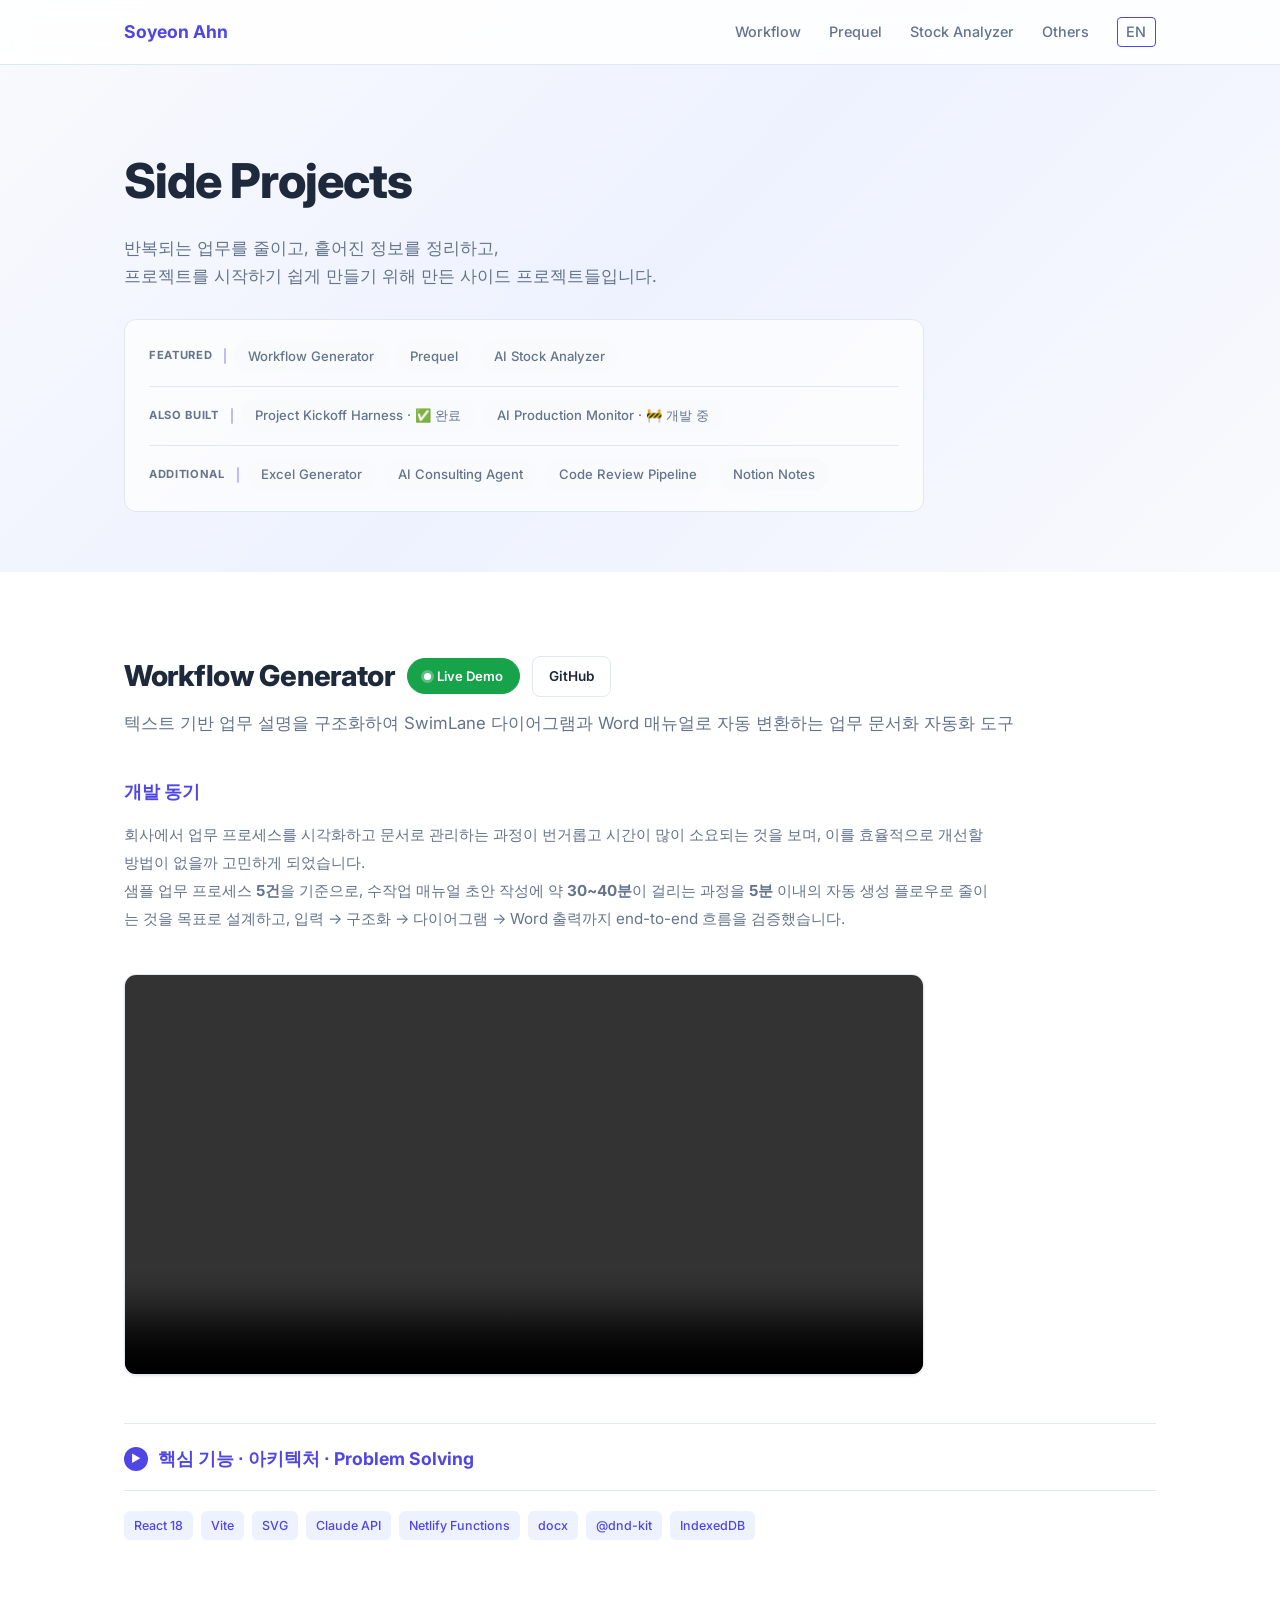
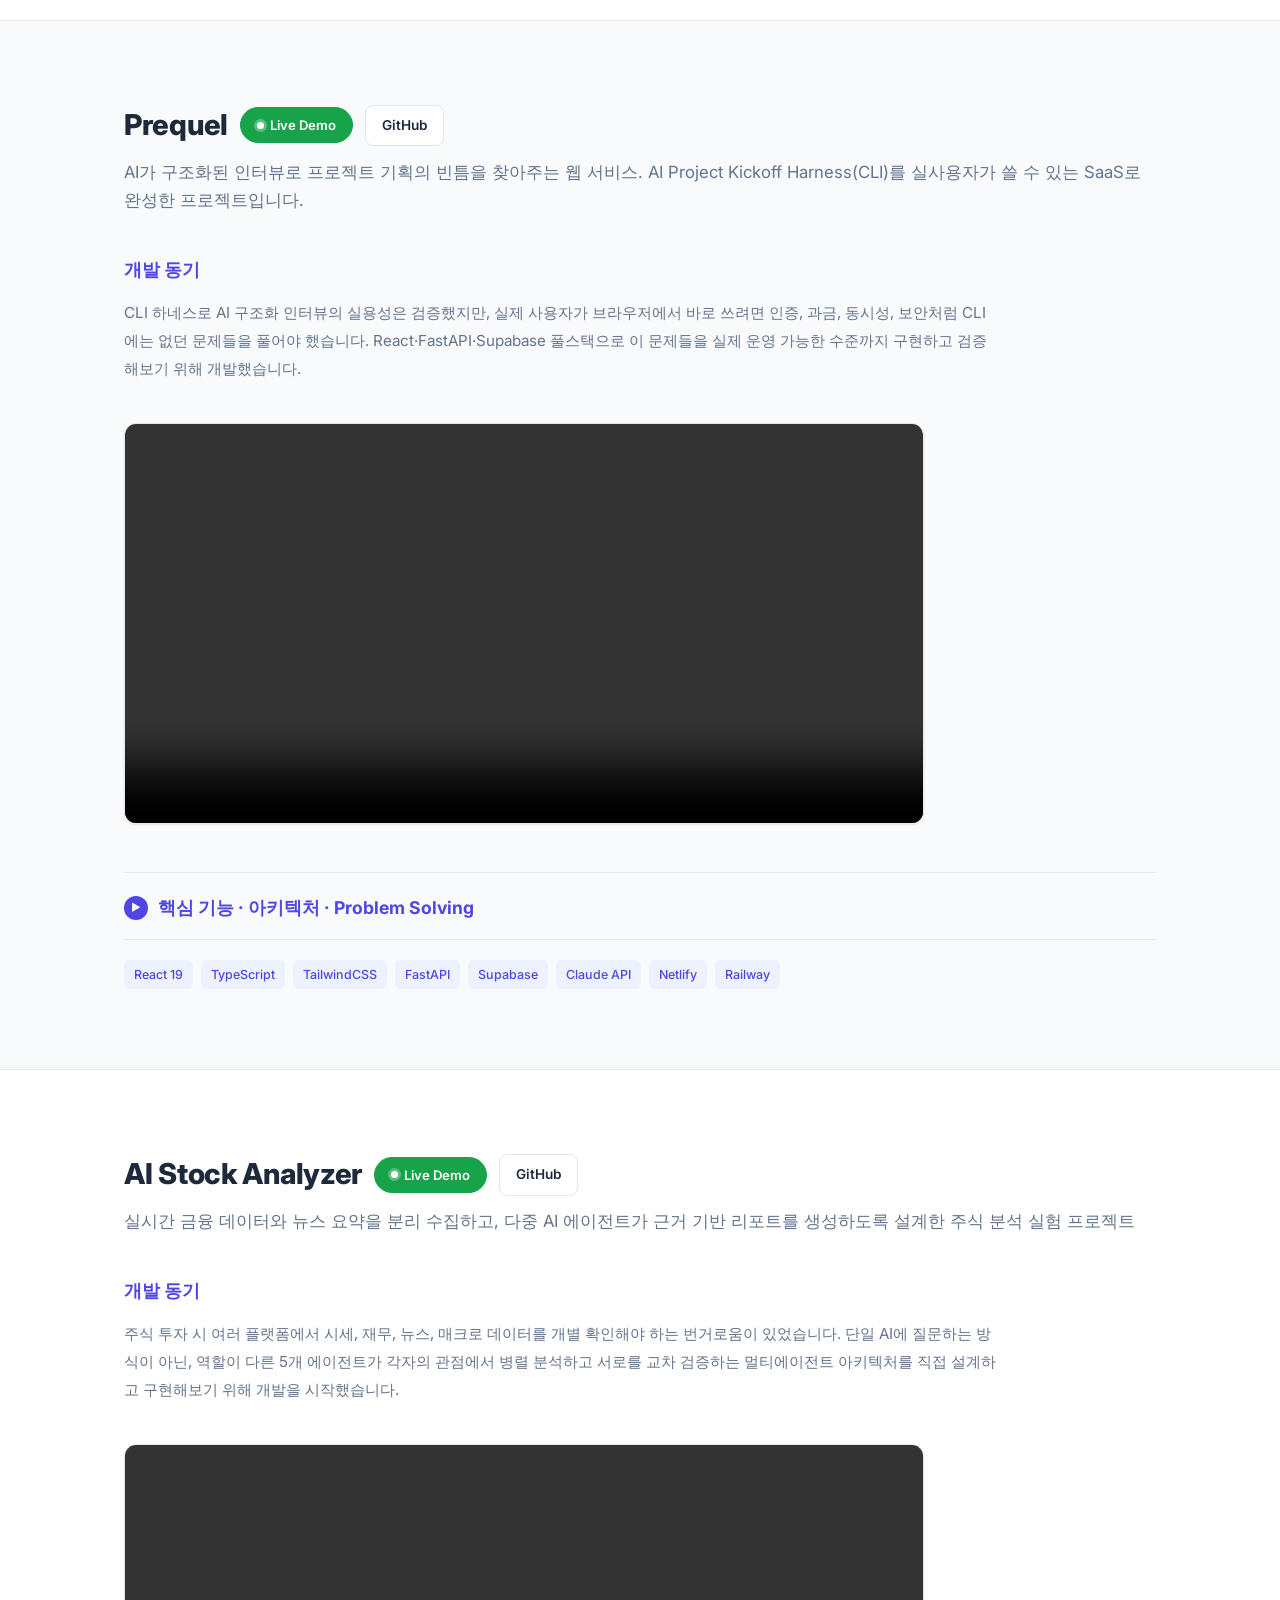
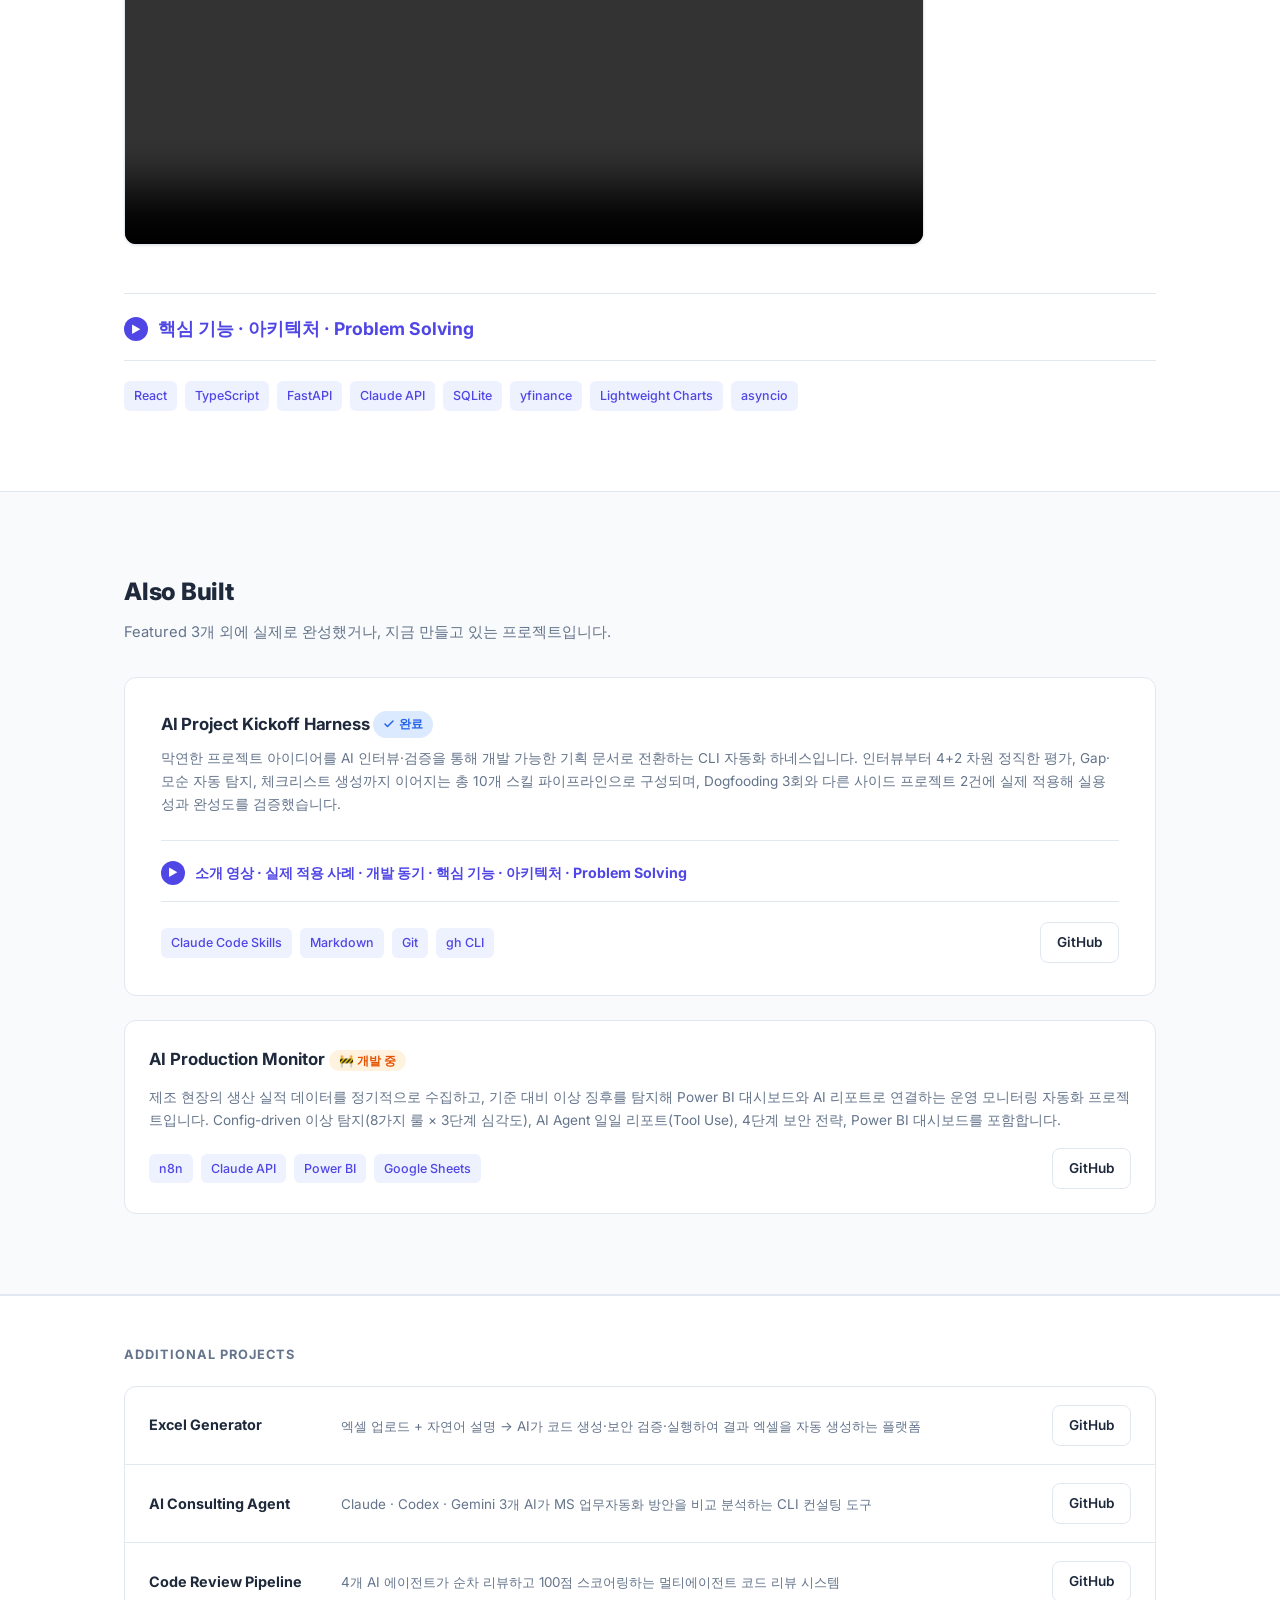
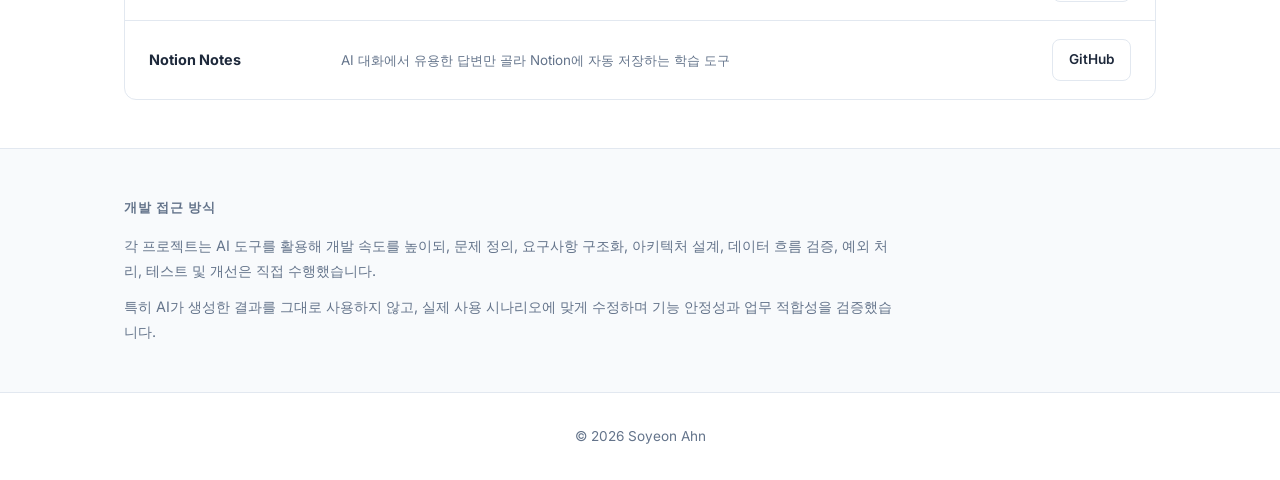
<file: portfolio/projects.html>
<!DOCTYPE html>
<html lang="ko">
<head>
  <meta charset="UTF-8">
  <meta name="viewport" content="width=device-width, initial-scale=1.0">
  <title>Projects — Soyeon Ahn</title>
  <link rel="stylesheet" href="style.css">
  <link rel="stylesheet" href="projects.css?v=6">
  <link rel="preconnect" href="https://fonts.googleapis.com">
  <link rel="preconnect" href="https://fonts.gstatic.com" crossorigin>
  <link href="https://fonts.googleapis.com/css2?family=Inter:wght@400;500;600;700;800&display=swap" rel="stylesheet">
</head>
<body>

  <!-- Navigation -->
  <nav class="nav" id="nav">
    <div class="nav-inner">
      <span class="nav-logo">Soyeon Ahn</span>
      <button class="nav-toggle" id="navToggle" aria-label="Menu">
        <span></span><span></span><span></span>
      </button>
      <ul class="nav-links" id="navLinks">
        <li><a href="#workflow-generator">Workflow</a></li>
        <li><a href="#prequel">Prequel</a></li>
        <li><a href="#stock-analyzer">Stock Analyzer</a></li>
        <li><a href="#also-built">Others</a></li>
        <li>
          <a href="en/projects.html" class="nav-lang" title="View in English">EN</a>
        </li>
      </ul>
    </div>
  </nav>

  <!-- Page Header -->
  <header class="proj-hero">
    <div class="container">
      <h1 class="proj-hero-title fade-in">Side Projects</h1>
      <p class="proj-hero-desc fade-in">
        반복되는 업무를 줄이고, 흩어진 정보를 정리하고,<br>프로젝트를 시작하기 쉽게 만들기 위해 만든 사이드 프로젝트들입니다.
      </p>
      <div class="proj-quickjump fade-in">
        <div class="proj-quickjump-group proj-quickjump-featured">
          <span class="proj-quickjump-label">Featured</span>
          <a href="#workflow-generator" class="proj-quickjump-link">Workflow Generator</a>
          <a href="#prequel" class="proj-quickjump-link">Prequel</a>
          <a href="#stock-analyzer" class="proj-quickjump-link">AI Stock Analyzer</a>
        </div>
        <div class="proj-quickjump-group">
          <span class="proj-quickjump-label">Also Built</span>
          <a href="#kickoff-harness" class="proj-quickjump-link">Project Kickoff Harness · ✅ 완료</a>
          <a href="#production-monitor" class="proj-quickjump-link">AI Production Monitor · 🚧 개발 중</a>
        </div>
        <div class="proj-quickjump-group">
          <span class="proj-quickjump-label">Additional</span>
          <a href="#excel-generator" class="proj-quickjump-link">Excel Generator</a>
          <a href="#consulting-agent" class="proj-quickjump-link">AI Consulting Agent</a>
          <a href="#code-review" class="proj-quickjump-link">Code Review Pipeline</a>
          <a href="#notion-notes" class="proj-quickjump-link">Notion Notes</a>
        </div>
      </div>
    </div>
  </header>

  <!-- ============================== -->
  <!-- 1. Workflow Generator (FEATURED) -->
  <!-- ============================== -->
  <section class="proj-section" id="workflow-generator">
    <div class="container">

      <div class="proj-title-row fade-in">
        <h2 class="proj-name">Workflow Generator</h2>
        <a href="https://processflow-generator.netlify.app" target="_blank" rel="noopener" class="btn-live-demo">
          <span class="btn-live-dot"></span>Live Demo
        </a>
        <a href="https://github.com/SoyeonAhn3/Workflow_Generator" target="_blank" rel="noopener" class="btn btn-small btn-outline">GitHub</a>
      </div>
      <p class="proj-summary fade-in">
        텍스트 기반 업무 설명을 구조화하여 SwimLane 다이어그램과 Word 매뉴얼로 자동 변환하는 업무 문서화 자동화 도구
      </p>

      <!-- Motivation -->
      <div class="proj-block fade-in">
        <h3 class="proj-block-title">개발 동기</h3>
        <p class="proj-block-text">
          회사에서 업무 프로세스를 시각화하고 문서로 관리하는 과정이 번거롭고
          시간이 많이 소요되는 것을 보며, 이를 효율적으로 개선할 방법이 없을까 고민하게 되었습니다.
          <br>
          샘플 업무 프로세스 <strong>5건</strong>을 기준으로, 수작업 매뉴얼 초안 작성에 약 <strong>30~40분</strong>이 걸리는 과정을 <strong>5분</strong> 이내의 자동 생성 플로우로 줄이는 것을 목표로 설계하고, 입력 → 구조화 → 다이어그램 → Word 출력까지 end-to-end 흐름을 검증했습니다.
        </p>
      </div>

      <!-- Demo Video -->
      <div class="proj-demo fade-in">
        <video
          src="https://github.com/user-attachments/assets/cef4d085-daaa-4fec-a5e3-e2a630244b45"
          controls
          muted
          playsinline
          preload="metadata"
          class="proj-video"
        ></video>
      </div>

      <details class="proj-details fade-in">
        <summary class="proj-details-toggle"><span class="toggle-icon">▶</span>핵심 기능 · 아키텍처 · Problem Solving</summary>

      <!-- Key Features -->
      <div class="proj-block">
        <h3 class="proj-block-title">핵심 기능</h3>
        <div class="feat-grid">
          <div class="feat-card">
            <div class="feat-icon">
              <svg width="24" height="24" viewBox="0 0 24 24" fill="none" stroke="currentColor" stroke-width="2" stroke-linecap="round" stroke-linejoin="round"><path d="M12 2L2 7l10 5 10-5-10-5z"/><path d="M2 17l10 5 10-5"/><path d="M2 12l10 5 10-5"/></svg>
            </div>
            <h4>AI 자동 구조화</h4>
            <p>텍스트로 작성한 업무 설명을 Claude API가 분석하여 부서, 그룹, 프로세스, 단계 구조로 자동 변환합니다.</p>
          </div>
          <div class="feat-card">
            <div class="feat-icon">
              <svg width="24" height="24" viewBox="0 0 24 24" fill="none" stroke="currentColor" stroke-width="2" stroke-linecap="round" stroke-linejoin="round"><rect x="3" y="3" width="18" height="18" rx="2"/><path d="M3 9h18"/><path d="M9 3v18"/></svg>
            </div>
            <h4>SwimLane + LinearFlow</h4>
            <p>부서별 역할을 한눈에 보여주는 SwimLane 다이어그램과 단계별 흐름을 보여주는 LinearFlow를 SVG로 렌더링합니다.</p>
          </div>
          <div class="feat-card">
            <div class="feat-icon">
              <svg width="24" height="24" viewBox="0 0 24 24" fill="none" stroke="currentColor" stroke-width="2" stroke-linecap="round" stroke-linejoin="round"><path d="M14 2H6a2 2 0 0 0-2 2v16a2 2 0 0 0 2 2h12a2 2 0 0 0 2-2V8z"/><polyline points="14 2 14 8 20 8"/><line x1="16" y1="13" x2="8" y2="13"/><line x1="16" y1="17" x2="8" y2="17"/></svg>
            </div>
            <h4>Word 매뉴얼 자동 생성</h4>
            <p>표지, 요약 테이블, 단계별 상세 설명, 이미지가 포함된 .docx 문서를 브라우저에서 바로 생성합니다.</p>
          </div>
          <div class="feat-card">
            <div class="feat-icon">
              <svg width="24" height="24" viewBox="0 0 24 24" fill="none" stroke="currentColor" stroke-width="2" stroke-linecap="round" stroke-linejoin="round"><polyline points="5 9 2 12 5 15"/><polyline points="9 5 12 2 15 5"/><polyline points="15 19 12 22 9 19"/><polyline points="19 9 22 12 19 15"/><line x1="2" y1="12" x2="22" y2="12"/><line x1="12" y1="2" x2="12" y2="22"/></svg>
            </div>
            <h4>드래그앤드롭 편집</h4>
            <p>@dnd-kit으로 구현된 단계 순서 변경, 병렬 분기(colIndex) 지원으로 복잡한 프로세스도 직관적으로 편집합니다.</p>
          </div>
        </div>
      </div>

      <!-- Architecture -->
      <div class="proj-block fade-in">
        <h3 class="proj-block-title">아키텍처</h3>
        <div class="arch-flow">
          <div class="arch-node">
            <div class="arch-node-label">User Input</div>
            <div class="arch-node-desc">텍스트 / 직접 입력</div>
          </div>
          <div class="arch-arrow"></div>
          <div class="arch-node arch-node-ai">
            <div class="arch-node-label">Netlify Functions</div>
            <div class="arch-node-desc">Claude API Proxy</div>
          </div>
          <div class="arch-arrow"></div>
          <div class="arch-node">
            <div class="arch-node-label">React SPA</div>
            <div class="arch-node-desc">SVG Diagrams + Editor</div>
          </div>
          <div class="arch-arrow"></div>
          <div class="arch-node arch-node-output">
            <div class="arch-node-label">Output</div>
            <div class="arch-node-desc">Diagram + Word .docx</div>
          </div>
        </div>
        <div class="arch-storage">
          <span class="arch-storage-tag">LocalStorage (text)</span>
          <span class="arch-storage-tag">IndexedDB (images)</span>
        </div>
      </div>

      <!-- Challenge -->
      <div class="proj-block fade-in">
        <h3 class="proj-block-title">Problem Solving</h3>
        <div class="challenge-card">
          <div class="challenge-row">
            <span class="challenge-label">문제</span>
            <p>사용자가 프로세스를 텍스트로 입력하면 AI가 구조화해주지만, 실제 업무는 "A와 B가 동시에 진행" 같은 병렬 흐름이 많아 단순 순차 목록으로는 현실을 표현할 수 없었음</p>
          </div>
          <div class="challenge-row">
            <span class="challenge-label challenge-label-solve">해결</span>
            <p>각 단계에 colIndex(열 번호)를 부여하여 같은 열의 스텝을 자동 병렬 그룹으로 처리하고, @dnd-kit 드래그앤드롭으로 순서·분기를 직관적으로 편집할 수 있도록 설계</p>
          </div>
        </div>
      </div>

      </details>

      <!-- Tech Stack -->
      <div class="proj-footer fade-in">
        <div class="proj-tags">
          <span class="tag">React 18</span>
          <span class="tag">Vite</span>
          <span class="tag">SVG</span>
          <span class="tag">Claude API</span>
          <span class="tag">Netlify Functions</span>
          <span class="tag">docx</span>
          <span class="tag">@dnd-kit</span>
          <span class="tag">IndexedDB</span>
        </div>
      </div>

    </div>
  </section>

  <!-- ============================== -->
  <!-- 2. Prequel (FEATURED) -->
  <!-- ============================== -->
  <section class="proj-section proj-section-alt" id="prequel">
    <div class="container">

      <div class="proj-title-row fade-in">
        <h2 class="proj-name">Prequel</h2>
        <a href="https://prequel-production.netlify.app" target="_blank" rel="noopener" class="btn-live-demo">
          <span class="btn-live-dot"></span>Live Demo
        </a>
        <a href="https://github.com/SoyeonAhn3/Prequel" target="_blank" rel="noopener" class="btn btn-small btn-outline">GitHub</a>
      </div>
      <p class="proj-summary fade-in">
        AI가 구조화된 인터뷰로 프로젝트 기획의 빈틈을 찾아주는 웹 서비스.
        AI Project Kickoff Harness(CLI)를 실사용자가 쓸 수 있는 SaaS로 완성한 프로젝트입니다.
      </p>

      <!-- Motivation -->
      <div class="proj-block fade-in">
        <h3 class="proj-block-title">개발 동기</h3>
        <p class="proj-block-text">
          CLI 하네스로 AI 구조화 인터뷰의 실용성은 검증했지만, 실제 사용자가 브라우저에서
          바로 쓰려면 인증, 과금, 동시성, 보안처럼 CLI에는 없던 문제들을 풀어야 했습니다.
          React·FastAPI·Supabase 풀스택으로 이 문제들을 실제 운영 가능한 수준까지 구현하고
          검증해보기 위해 개발했습니다.
        </p>
      </div>

      <!-- Demo Video -->
      <div class="proj-demo fade-in">
        <video
          src="https://github.com/user-attachments/assets/bec615fa-9401-4c1d-9820-8c3417265120"
          controls
          muted
          playsinline
          preload="metadata"
          class="proj-video"
        ></video>
      </div>

      <details class="proj-details fade-in">
        <summary class="proj-details-toggle"><span class="toggle-icon">▶</span>핵심 기능 · 아키텍처 · Problem Solving</summary>

      <!-- Key Features -->
      <div class="proj-block">
        <h3 class="proj-block-title">핵심 기능</h3>
        <div class="feat-grid">
          <div class="feat-card">
            <div class="feat-icon">
              <svg width="24" height="24" viewBox="0 0 24 24" fill="none" stroke="currentColor" stroke-width="2" stroke-linecap="round" stroke-linejoin="round"><path d="M21 15a2 2 0 0 1-2 2H7l-4 4V5a2 2 0 0 1 2-2h14a2 2 0 0 1 2 2z"/></svg>
            </div>
            <h4>AI 구조화 인터뷰</h4>
            <p>자유 텍스트 입력에서 7개 프로젝트 유형을 자동 감지하고, 유형별 맞춤 질문으로 구조화된 Q&A를 진행합니다.</p>
          </div>
          <div class="feat-card">
            <div class="feat-icon">
              <svg width="24" height="24" viewBox="0 0 24 24" fill="none" stroke="currentColor" stroke-width="2" stroke-linecap="round" stroke-linejoin="round"><path d="M3.05 13A9 9 0 1 0 6 5.3L3 8"/><path d="M3 3v5h5"/><path d="M12 7v5l4 2"/></svg>
            </div>
            <h4>일시정지 & 이어하기</h4>
            <p>답변할 때마다 세션이 자동 저장되어, 브라우저를 닫고 나중에 돌아와도 마지막 질문부터 이어할 수 있습니다.</p>
          </div>
          <div class="feat-card">
            <div class="feat-icon">
              <svg width="24" height="24" viewBox="0 0 24 24" fill="none" stroke="currentColor" stroke-width="2" stroke-linecap="round" stroke-linejoin="round"><rect x="3" y="11" width="18" height="11" rx="2" ry="2"/><path d="M7 11V7a5 5 0 0 1 10 0v4"/></svg>
            </div>
            <h4>원자적 크레딧 과금</h4>
            <p>행 잠금(SELECT FOR UPDATE) 기반 Postgres RPC로 동시 요청에도 정확히 1회만 차감되도록 설계하고, 실제 Supabase 동시성 테스트로 검증했습니다.</p>
          </div>
          <div class="feat-card">
            <div class="feat-icon">
              <svg width="24" height="24" viewBox="0 0 24 24" fill="none" stroke="currentColor" stroke-width="2" stroke-linecap="round" stroke-linejoin="round"><path d="M13 2 3 14h9l-1 8 10-12h-9l1-8z"/></svg>
            </div>
            <h4>프롬프트 캐싱 최적화</h4>
            <p>인터뷰 시스템 프롬프트를 캐시 친화적으로 재구조화해, 실제 A/B 측정에서 캐시 읽기 비율 83%, 풀가격 입력 토큰 88% 감소를 확인했습니다.</p>
          </div>
        </div>
      </div>

      <!-- Architecture -->
      <div class="proj-block fade-in">
        <h3 class="proj-block-title">아키텍처</h3>
        <div class="arch-flow">
          <div class="arch-node">
            <div class="arch-node-label">User Idea</div>
            <div class="arch-node-desc">자유 텍스트 입력</div>
          </div>
          <div class="arch-arrow"></div>
          <div class="arch-node arch-node-ai">
            <div class="arch-node-label">FastAPI + Claude API</div>
            <div class="arch-node-desc">Prompt Caching</div>
          </div>
          <div class="arch-arrow"></div>
          <div class="arch-node">
            <div class="arch-node-label">Supabase</div>
            <div class="arch-node-desc">Postgres + Auth + RLS</div>
          </div>
          <div class="arch-arrow"></div>
          <div class="arch-node arch-node-output">
            <div class="arch-node-label">Output</div>
            <div class="arch-node-desc">Kickoff 문서 대시보드</div>
          </div>
        </div>
        <div class="arch-storage">
          <span class="arch-storage-tag">Netlify</span>
          <span class="arch-storage-tag">Railway</span>
          <span class="arch-storage-tag">Row-Level Security</span>
        </div>
      </div>

      <!-- Challenge -->
      <div class="proj-block fade-in">
        <h3 class="proj-block-title">Problem Solving</h3>
        <div class="challenge-card">
          <div class="challenge-row">
            <span class="challenge-label">문제</span>
            <p>URL의 프로젝트 번호만 바꾸면, 로그인하지 않은 다른 사람의 세션 ID로도 남의 설계·기획 정보를 열람할 수 있는 보안 허점(IDOR)이 있었음</p>
          </div>
          <div class="challenge-row">
            <span class="challenge-label challenge-label-solve">해결</span>
            <p>요청마다 "세션 → 프로젝트 → 로그인한 사용자 소유"인지 확인하도록 관련 API 8개를 수정. 실제 사용자 두 계정으로 검증해 본인 요청은 정상 처리(8/8), 타인 요청은 전부 차단(8/8)되는 것을 확인</p>
          </div>
        </div>
      </div>

      </details>

      <!-- Tech Stack -->
      <div class="proj-footer fade-in">
        <div class="proj-tags">
          <span class="tag">React 19</span>
          <span class="tag">TypeScript</span>
          <span class="tag">TailwindCSS</span>
          <span class="tag">FastAPI</span>
          <span class="tag">Supabase</span>
          <span class="tag">Claude API</span>
          <span class="tag">Netlify</span>
          <span class="tag">Railway</span>
        </div>
      </div>

    </div>
  </section>

  <!-- ============================== -->
  <!-- 3. AI Stock Analyzer (FEATURED) -->
  <!-- ============================== -->
  <section class="proj-section" id="stock-analyzer">
    <div class="container">

      <div class="proj-title-row fade-in">
        <h2 class="proj-name">AI Stock Analyzer</h2>
        <a href="https://stock-analyzer-ai.netlify.app/" target="_blank" rel="noopener" class="btn-live-demo">
          <span class="btn-live-dot"></span>Live Demo
        </a>
        <a href="https://github.com/SoyeonAhn3/stock-analyzer" target="_blank" rel="noopener" class="btn btn-small btn-outline">GitHub</a>
      </div>
      <p class="proj-summary fade-in">
        실시간 금융 데이터와 뉴스 요약을 분리 수집하고, 다중 AI 에이전트가 근거 기반 리포트를 생성하도록 설계한 주식 분석 실험 프로젝트
      </p>

      <!-- Motivation -->
      <div class="proj-block fade-in">
        <h3 class="proj-block-title">개발 동기</h3>
        <p class="proj-block-text">
          주식 투자 시 여러 플랫폼에서 시세, 재무, 뉴스, 매크로 데이터를 개별 확인해야 하는
          번거로움이 있었습니다. 단일 AI에 질문하는 방식이 아닌, 역할이 다른 5개 에이전트가
          각자의 관점에서 병렬 분석하고 서로를 교차 검증하는 멀티에이전트 아키텍처를
          직접 설계하고 구현해보기 위해 개발을 시작했습니다.
        </p>
      </div>

      <!-- Demo Video -->
      <div class="proj-demo fade-in">
        <video
          src="https://github.com/user-attachments/assets/42a6e030-33c8-4f04-b49e-dd72c07ae4ab"
          controls
          muted
          playsinline
          preload="metadata"
          class="proj-video"
        ></video>
      </div>

      <details class="proj-details fade-in">
        <summary class="proj-details-toggle"><span class="toggle-icon">▶</span>핵심 기능 · 아키텍처 · Problem Solving</summary>

      <!-- Key Features -->
      <div class="proj-block">
        <h3 class="proj-block-title">핵심 기능</h3>
        <div class="feat-grid">
          <div class="feat-card">
            <div class="feat-icon">
              <svg width="24" height="24" viewBox="0 0 24 24" fill="none" stroke="currentColor" stroke-width="2" stroke-linecap="round" stroke-linejoin="round"><circle cx="11" cy="11" r="8"/><line x1="21" y1="21" x2="16.65" y2="16.65"/></svg>
            </div>
            <h4>Quick Look</h4>
            <p>티커 입력 즉시 실시간 시세, 캔들 차트, 재무 지표, 기술 지표(MACD·볼린저밴드)를 1초 내 조회합니다.</p>
          </div>
          <div class="feat-card">
            <div class="feat-icon">
              <svg width="24" height="24" viewBox="0 0 24 24" fill="none" stroke="currentColor" stroke-width="2" stroke-linecap="round" stroke-linejoin="round"><path d="M12 2L2 7l10 5 10-5-10-5z"/><path d="M2 17l10 5 10-5"/><path d="M2 12l10 5 10-5"/></svg>
            </div>
            <h4>5-Agent Deep Analysis</h4>
            <p>News, Data, Macro, Cross-Validator, Analyst 5개 에이전트가 병렬 분석 후 교차 검증하여 BUY/HOLD/SELL 의견을 제시합니다.</p>
          </div>
          <div class="feat-card">
            <div class="feat-icon">
              <svg width="24" height="24" viewBox="0 0 24 24" fill="none" stroke="currentColor" stroke-width="2" stroke-linecap="round" stroke-linejoin="round"><path d="M10 13a5 5 0 0 0 7.54.54l3-3a5 5 0 0 0-7.07-7.07l-1.72 1.71"/><path d="M14 11a5 5 0 0 0-7.54-.54l-3 3a5 5 0 0 0 7.07 7.07l1.71-1.71"/></svg>
            </div>
            <h4>7개 API 통합 + 폴백 체인</h4>
            <p>yfinance, Finnhub, Twelve Data, Finviz, FMP, FRED, Claude API를 통합. 1순위 API 실패 시 자동으로 대체 소스를 시도합니다.</p>
          </div>
          <div class="feat-card">
            <div class="feat-icon">
              <svg width="24" height="24" viewBox="0 0 24 24" fill="none" stroke="currentColor" stroke-width="2" stroke-linecap="round" stroke-linejoin="round"><path d="M12 22s8-4 8-10V5l-8-3-8 3v7c0 6 8 10 8 10z"/></svg>
            </div>
            <h4>AI 환각 방지 설계</h4>
            <p>숫자는 API에서만 가져오고, AI는 해석만 담당. 금융 도메인의 신뢰성 확보를 위한 역할 분리 설계.</p>
          </div>
        </div>
      </div>

      <!-- Architecture -->
      <div class="proj-block fade-in">
        <h3 class="proj-block-title">아키텍처</h3>
        <div class="arch-flow">
          <div class="arch-node">
            <div class="arch-node-label">React + TS</div>
            <div class="arch-node-desc">사용자 인터페이스</div>
          </div>
          <div class="arch-arrow"></div>
          <div class="arch-node arch-node-ai">
            <div class="arch-node-label">FastAPI</div>
            <div class="arch-node-desc">API 라우터 + 캐시</div>
          </div>
          <div class="arch-arrow"></div>
          <div class="arch-node">
            <div class="arch-node-label">5 AI Agents</div>
            <div class="arch-node-desc">병렬 분석 + 교차 검증</div>
          </div>
          <div class="arch-arrow"></div>
          <div class="arch-node arch-node-output">
            <div class="arch-node-label">Output</div>
            <div class="arch-node-desc">BUY / HOLD / SELL</div>
          </div>
        </div>
        <div class="arch-storage">
          <span class="arch-storage-tag">yfinance</span>
          <span class="arch-storage-tag">Finnhub</span>
          <span class="arch-storage-tag">Twelve Data</span>
          <span class="arch-storage-tag">FRED</span>
          <span class="arch-storage-tag">SQLite</span>
        </div>
      </div>

      <!-- Challenge -->
      <div class="proj-block fade-in">
        <h3 class="proj-block-title">Problem Solving</h3>
        <div class="challenge-card">
          <div class="challenge-row">
            <span class="challenge-label">문제</span>
            <p>외부 데이터 API의 무료 플랜 제한으로 403 에러가 빈번히 발생하여 분석이 중단되는 문제</p>
          </div>
          <div class="challenge-row">
            <span class="challenge-label challenge-label-solve">해결</span>
            <p>Finviz 래퍼를 추가하여 다중 폴백 체인(yfinance → Finviz → FMP)을 구성하고, 에이전트별 부분 실패 허용(Graceful Degradation) 구조를 적용하여 하나의 소스가 실패해도 나머지 분석이 계속 진행되도록 설계</p>
          </div>
        </div>
      </div>

      </details>

      <!-- Tech Stack -->
      <div class="proj-footer fade-in">
        <div class="proj-tags">
          <span class="tag">React</span>
          <span class="tag">TypeScript</span>
          <span class="tag">FastAPI</span>
          <span class="tag">Claude API</span>
          <span class="tag">SQLite</span>
          <span class="tag">yfinance</span>
          <span class="tag">Lightweight Charts</span>
          <span class="tag">asyncio</span>
        </div>
      </div>

    </div>
  </section>

  <!-- ============================== -->
  <!-- ALSO BUILT                      -->
  <!-- ============================== -->
  <section class="proj-section proj-section-alt" id="also-built">
    <div class="container">
      <div class="abuilt-header fade-in">
        <h2 class="abuilt-heading">Also Built</h2>
        <p class="abuilt-sub">Featured 3개 외에 실제로 완성했거나, 지금 만들고 있는 프로젝트입니다.</p>
      </div>

      <div id="kickoff-harness" class="abuilt-panel fade-in">

      <div class="proj-title-row">
        <h3 class="abuilt-panel-title">AI Project Kickoff Harness <span class="badge-complete"><svg width="24" height="24" viewBox="0 0 24 24" fill="none" stroke="currentColor" stroke-width="3" stroke-linecap="round" stroke-linejoin="round"><polyline points="20 6 9 17 4 12"/></svg>완료</span></h3>
      </div>
      <p class="proj-summary">
        막연한 프로젝트 아이디어를 AI 인터뷰·검증을 통해 개발 가능한 기획 문서로 전환하는 CLI 자동화 하네스입니다.
        인터뷰부터 4+2 차원 정직한 평가, Gap·모순 자동 탐지, 체크리스트 생성까지 이어지는 총 10개 스킬 파이프라인으로 구성되며,
        Dogfooding 3회와 다른 사이드 프로젝트 2건에 실제 적용해 실용성과 완성도를 검증했습니다.
      </p>

      <details class="proj-details fade-in">
        <summary class="proj-details-toggle"><span class="toggle-icon">▶</span>소개 영상 · 실제 적용 사례 · 개발 동기 · 핵심 기능 · 아키텍처 · Problem Solving</summary>

      <!-- Introduction Video -->
      <div class="proj-demo fade-in">
        <video
          src="https://github.com/user-attachments/assets/f5fd9ec6-79c9-4cbc-bb49-27b3a0774616"
          controls
          muted
          playsinline
          preload="metadata"
          class="proj-video"
        ></video>
      </div>

      <!-- Showcase -->
      <div class="proj-block fade-in">
        <h3 class="proj-block-title">실제 적용 사례</h3>
        <div class="showcase-list">
          <div class="showcase-item">
            <span class="showcase-name">finance_data_platform</span>
            <span class="showcase-desc">Snowflake + Power BI + Text-to-SQL AI 금융 데이터 분석 플랫폼</span>
            <a href="https://github.com/SoyeonAhn3/finance_data_platform/blob/main/pre-requirement/finance_data_platform_kickoff.md" target="_blank" rel="noopener" class="btn btn-small btn-outline">Kickoff 문서</a>
          </div>
          <div class="showcase-item">
            <span class="showcase-name">Prequel</span>
            <span class="showcase-desc">이 하네스의 웹 SaaS 버전 — AI 구조화 인터뷰를 브라우저에서</span>
            <a href="https://github.com/SoyeonAhn3/Prequel/blob/main/pre-requirement/prequel_kickoff.md" target="_blank" rel="noopener" class="btn btn-small btn-outline">Kickoff 문서</a>
          </div>
        </div>
      </div>

      <!-- Motivation -->
      <div class="proj-block fade-in">
        <h3 class="proj-block-title">개발 동기</h3>
        <p class="proj-block-text">
          프로젝트를 시작할 때마다 요구사항이 불명확해 개발 중 재설계가 반복되는 경험을 했습니다.
          코드를 쓰기 전에 AI가 체계적인 인터뷰로 아이디어를 구조화된 기획 문서로 바꿔주는 도구를 만들었고,
          실제 다른 사이드 프로젝트 2건의 기획에 적용해 실용성을 검증했습니다.
        </p>
      </div>

      <!-- Key Features -->
      <div class="proj-block">
        <h3 class="proj-block-title">핵심 기능</h3>
        <div class="feat-grid">
          <div class="feat-card">
            <div class="feat-icon">
              <svg width="24" height="24" viewBox="0 0 24 24" fill="none" stroke="currentColor" stroke-width="2" stroke-linecap="round" stroke-linejoin="round"><path d="M12 2L2 7l10 5 10-5-10-5z"/><path d="M2 17l10 5 10-5"/><path d="M2 12l10 5 10-5"/></svg>
            </div>
            <h4>멀티 스킬 체이닝 파이프라인</h4>
            <p>context → start → interview → suggest → profile → evaluate → gap → checklist → done → skills 순서로 스킬이 자동 연결됩니다.</p>
          </div>
          <div class="feat-card">
            <div class="feat-icon">
              <svg width="24" height="24" viewBox="0 0 24 24" fill="none" stroke="currentColor" stroke-width="2" stroke-linecap="round" stroke-linejoin="round"><polyline points="23 4 23 10 17 10"/><polyline points="1 20 1 14 7 14"/><path d="M3.51 9a9 9 0 0 1 14.85-3.36L23 10M1 14l4.64 4.36A9 9 0 0 0 20.49 15"/></svg>
            </div>
            <h4>Dogfooding 자체 검증</h4>
            <p>Dogfooding 3회 동안 입력 흐름, 평가 기준, 누락 질문, 체크리스트 구조 등 10건 이상의 설계 결함을 발견해 개선했습니다.</p>
          </div>
          <div class="feat-card">
            <div class="feat-icon">
              <svg width="24" height="24" viewBox="0 0 24 24" fill="none" stroke="currentColor" stroke-width="2" stroke-linecap="round" stroke-linejoin="round"><path d="M12 22s8-4 8-10V5l-8-3-8 3v7c0 6 8 10 8 10z"/></svg>
            </div>
            <h4>4+2 차원 정직한 평가</h4>
            <p>기술 타당성, 시장 가치, 학습 가치, 완성 가능성 4개 기본 차원 + 학습 비용, 보안 2개 조건부 차원으로 프로젝트 실현 가능성을 평가합니다.</p>
          </div>
          <div class="feat-card">
            <div class="feat-icon">
              <svg width="24" height="24" viewBox="0 0 24 24" fill="none" stroke="currentColor" stroke-width="2" stroke-linecap="round" stroke-linejoin="round"><circle cx="11" cy="11" r="8"/><line x1="21" y1="21" x2="16.65" y2="16.65"/></svg>
            </div>
            <h4>Gap · 모순 자동 탐지</h4>
            <p>기획 문서 내 누락된 요구사항이나 모순되는 설계를 AI가 개발 전에 자동 식별하여 재설계 비용을 줄입니다.</p>
          </div>
        </div>
      </div>

      <!-- Architecture -->
      <div class="proj-block fade-in">
        <h3 class="proj-block-title">아키텍처</h3>
        <div class="arch-flow">
          <div class="arch-node">
            <div class="arch-node-label">User Idea</div>
            <div class="arch-node-desc">자유 텍스트 입력</div>
          </div>
          <div class="arch-arrow"></div>
          <div class="arch-node arch-node-ai">
            <div class="arch-node-label">10 Skills</div>
            <div class="arch-node-desc">인터뷰 · 평가 · 검증</div>
          </div>
          <div class="arch-arrow"></div>
          <div class="arch-node">
            <div class="arch-node-label">Gap Check</div>
            <div class="arch-node-desc">모순 · 누락 탐지</div>
          </div>
          <div class="arch-arrow"></div>
          <div class="arch-node arch-node-output">
            <div class="arch-node-label">Output</div>
            <div class="arch-node-desc">Kickoff .md + Checklist</div>
          </div>
        </div>
        <div class="arch-storage">
          <span class="arch-storage-tag">Claude Code Skills</span>
          <span class="arch-storage-tag">Markdown</span>
          <span class="arch-storage-tag">gh CLI</span>
        </div>
      </div>

      <!-- Challenge -->
      <div class="proj-block fade-in">
        <h3 class="proj-block-title">Problem Solving</h3>
        <div class="challenge-card">
          <div class="challenge-row">
            <span class="challenge-label">문제</span>
            <p>기획 단계에서 요구사항 누락이나 모순이 있어도 개발 중에야 발견되어 재설계 비용이 발생</p>
          </div>
          <div class="challenge-row">
            <span class="challenge-label challenge-label-solve">해결</span>
            <p>kickoff-gap 스킬로 기획 문서 내 모순(기능과 기술 스택 불일치 등)과 누락(비기능 요구사항 미정의 등)을 AI가 개발 전에 자동 탐지. Dogfooding 3회로 하네스 자체의 설계 결함도 사전 제거</p>
          </div>
        </div>
      </div>

      </details>

      <!-- Tech Stack -->
      <div class="proj-footer fade-in">
        <div class="proj-tags">
          <span class="tag">Claude Code Skills</span>
          <span class="tag">Markdown</span>
          <span class="tag">Git</span>
          <span class="tag">gh CLI</span>
        </div>
        <a href="https://github.com/SoyeonAhn3/AI-Project-Kickoff-Harness" target="_blank" rel="noopener" class="btn btn-small btn-outline">GitHub</a>
      </div>

      </div>

      <div class="other-projects-grid">
        <!-- AI Production Monitor -->
        <div class="other-project-card fade-in" id="production-monitor">
          <h3 class="other-project-title">AI Production Monitor <span class="badge badge-progress">🚧 개발 중</span></h3>
          <p class="other-project-desc">
            제조 현장의 생산 실적 데이터를 정기적으로 수집하고, 기준 대비 이상 징후를 탐지해 Power BI 대시보드와 AI 리포트로 연결하는 운영 모니터링 자동화 프로젝트입니다.
            Config-driven 이상 탐지(8가지 룰 × 3단계 심각도), AI Agent 일일 리포트(Tool Use), 4단계 보안 전략, Power BI 대시보드를 포함합니다.
          </p>
          <div class="other-project-footer">
            <div class="proj-tags">
              <span class="tag">n8n</span>
              <span class="tag">Claude API</span>
              <span class="tag">Power BI</span>
              <span class="tag">Google Sheets</span>
            </div>
            <a href="https://github.com/SoyeonAhn3/ai_production_monitor" target="_blank" rel="noopener" class="btn btn-small btn-outline">GitHub</a>
          </div>
        </div>
      </div>

    </div>
  </section>

  <!-- ============================== -->
  <!-- ADDITIONAL PROJECTS             -->
  <!-- ============================== -->
  <section class="also-built-section" id="additional-projects">
    <div class="container">
      <h3 class="also-built-title fade-in">Additional Projects</h3>
      <div class="also-built-list fade-in">
        <div class="also-built-item" id="excel-generator">
          <span class="also-built-name">Excel Generator</span>
          <span class="also-built-desc">엑셀 업로드 + 자연어 설명 → AI가 코드 생성·보안 검증·실행하여 결과 엑셀을 자동 생성하는 플랫폼</span>
          <a href="https://github.com/SoyeonAhn3/Excel_generator" target="_blank" rel="noopener" class="btn btn-small btn-outline">GitHub</a>
        </div>
        <div class="also-built-item" id="consulting-agent">
          <span class="also-built-name">AI Consulting Agent</span>
          <span class="also-built-desc">Claude · Codex · Gemini 3개 AI가 MS 업무자동화 방안을 비교 분석하는 CLI 컨설팅 도구</span>
          <a href="https://github.com/SoyeonAhn3/AI_Consulting" target="_blank" rel="noopener" class="btn btn-small btn-outline">GitHub</a>
        </div>
        <div class="also-built-item" id="code-review">
          <span class="also-built-name">Code Review Pipeline</span>
          <span class="also-built-desc">4개 AI 에이전트가 순차 리뷰하고 100점 스코어링하는 멀티에이전트 코드 리뷰 시스템</span>
          <a href="https://github.com/SoyeonAhn3/code-review-pipeline" target="_blank" rel="noopener" class="btn btn-small btn-outline">GitHub</a>
        </div>
        <div class="also-built-item" id="notion-notes">
          <span class="also-built-name">Notion Notes</span>
          <span class="also-built-desc">AI 대화에서 유용한 답변만 골라 Notion에 자동 저장하는 학습 도구</span>
          <a href="https://github.com/SoyeonAhn3/Notion_Notes" target="_blank" rel="noopener" class="btn btn-small btn-outline">GitHub</a>
        </div>
      </div>
    </div>
  </section>

  <!-- Development Approach -->
  <section class="dev-approach-section">
    <div class="container">
      <h3 class="dev-approach-title fade-in">개발 접근 방식</h3>
      <p class="dev-approach-text fade-in">
        각 프로젝트는 AI 도구를 활용해 개발 속도를 높이되, 문제 정의, 요구사항 구조화, 아키텍처 설계, 데이터 흐름 검증, 예외 처리, 테스트 및 개선은 직접 수행했습니다.
      </p>
      <p class="dev-approach-text fade-in">
        특히 AI가 생성한 결과를 그대로 사용하지 않고, 실제 사용 시나리오에 맞게 수정하며 기능 안정성과 업무 적합성을 검증했습니다.
      </p>
    </div>
  </section>

  <!-- Footer -->
  <footer class="footer">
    <div class="container">
      <p>&copy; 2026 Soyeon Ahn</p>
    </div>
  </footer>

  <script src="script.js"></script>
</body>
</html>
</file>
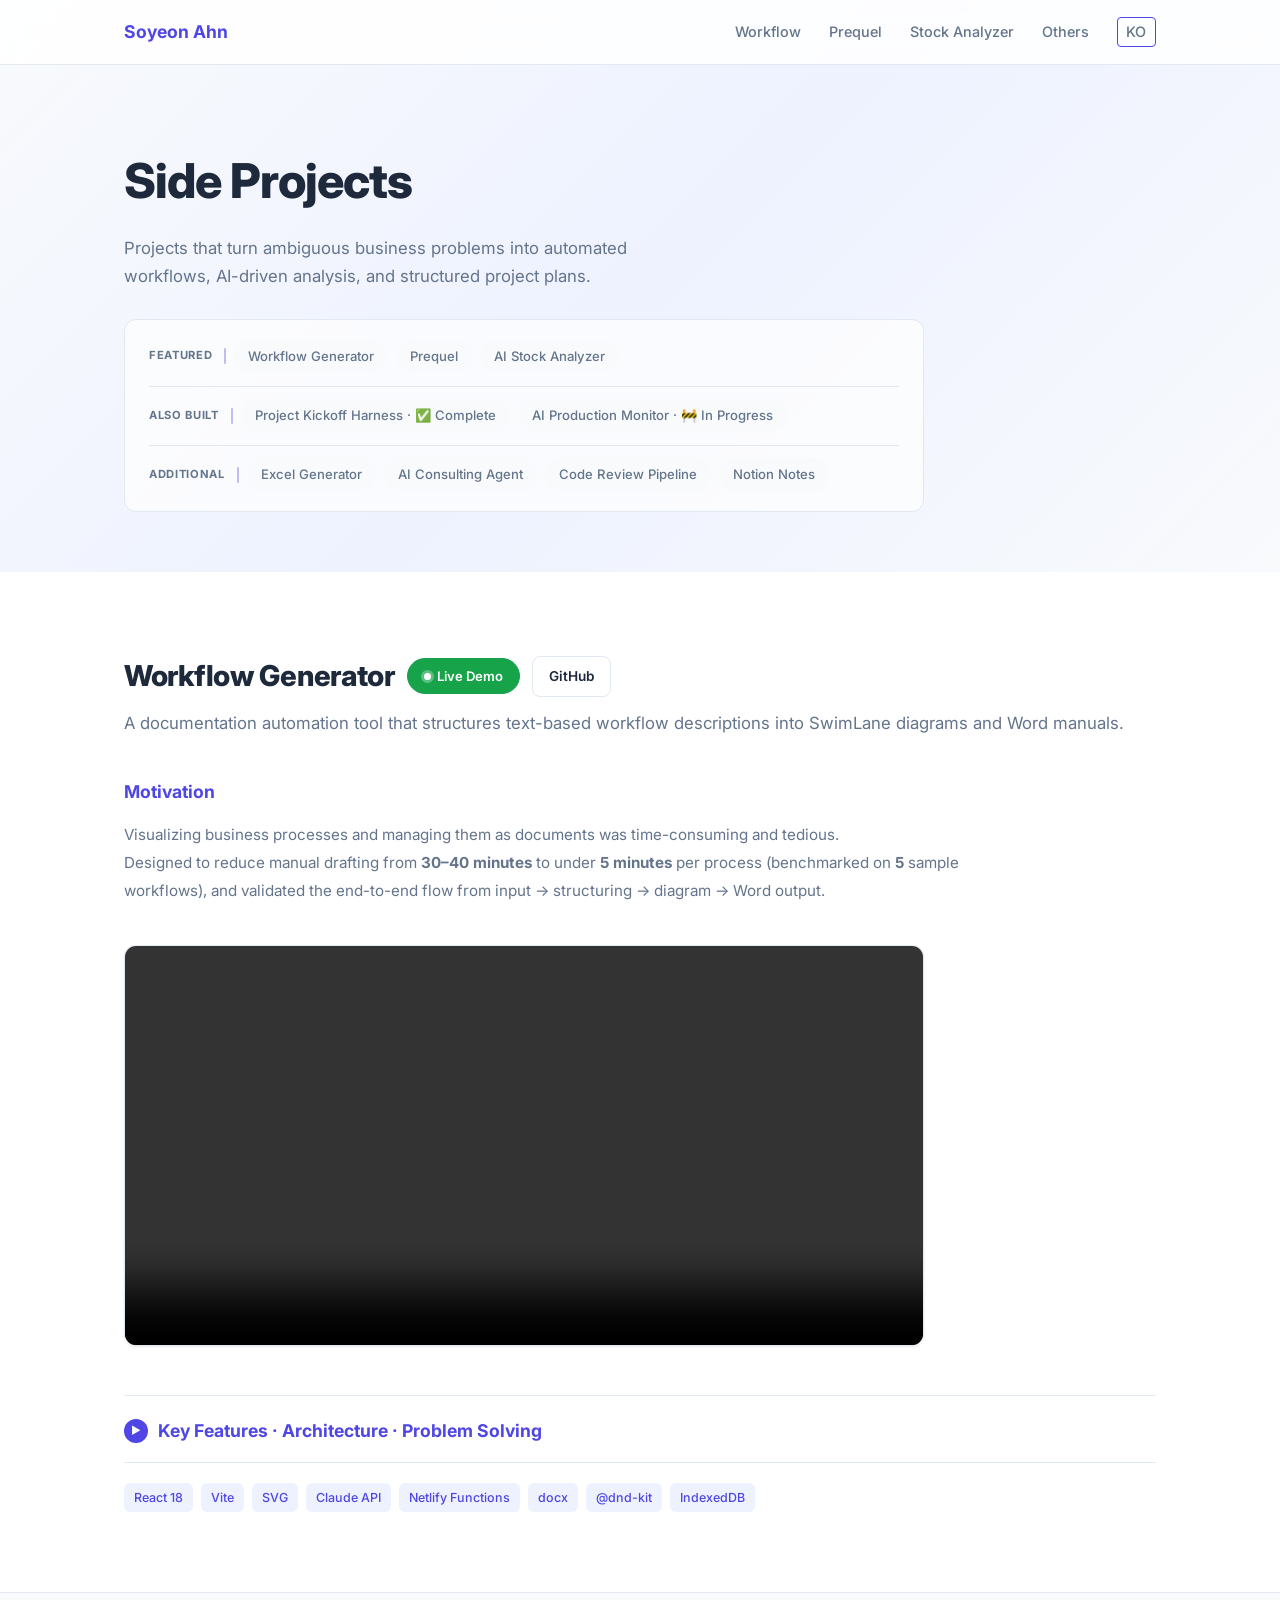
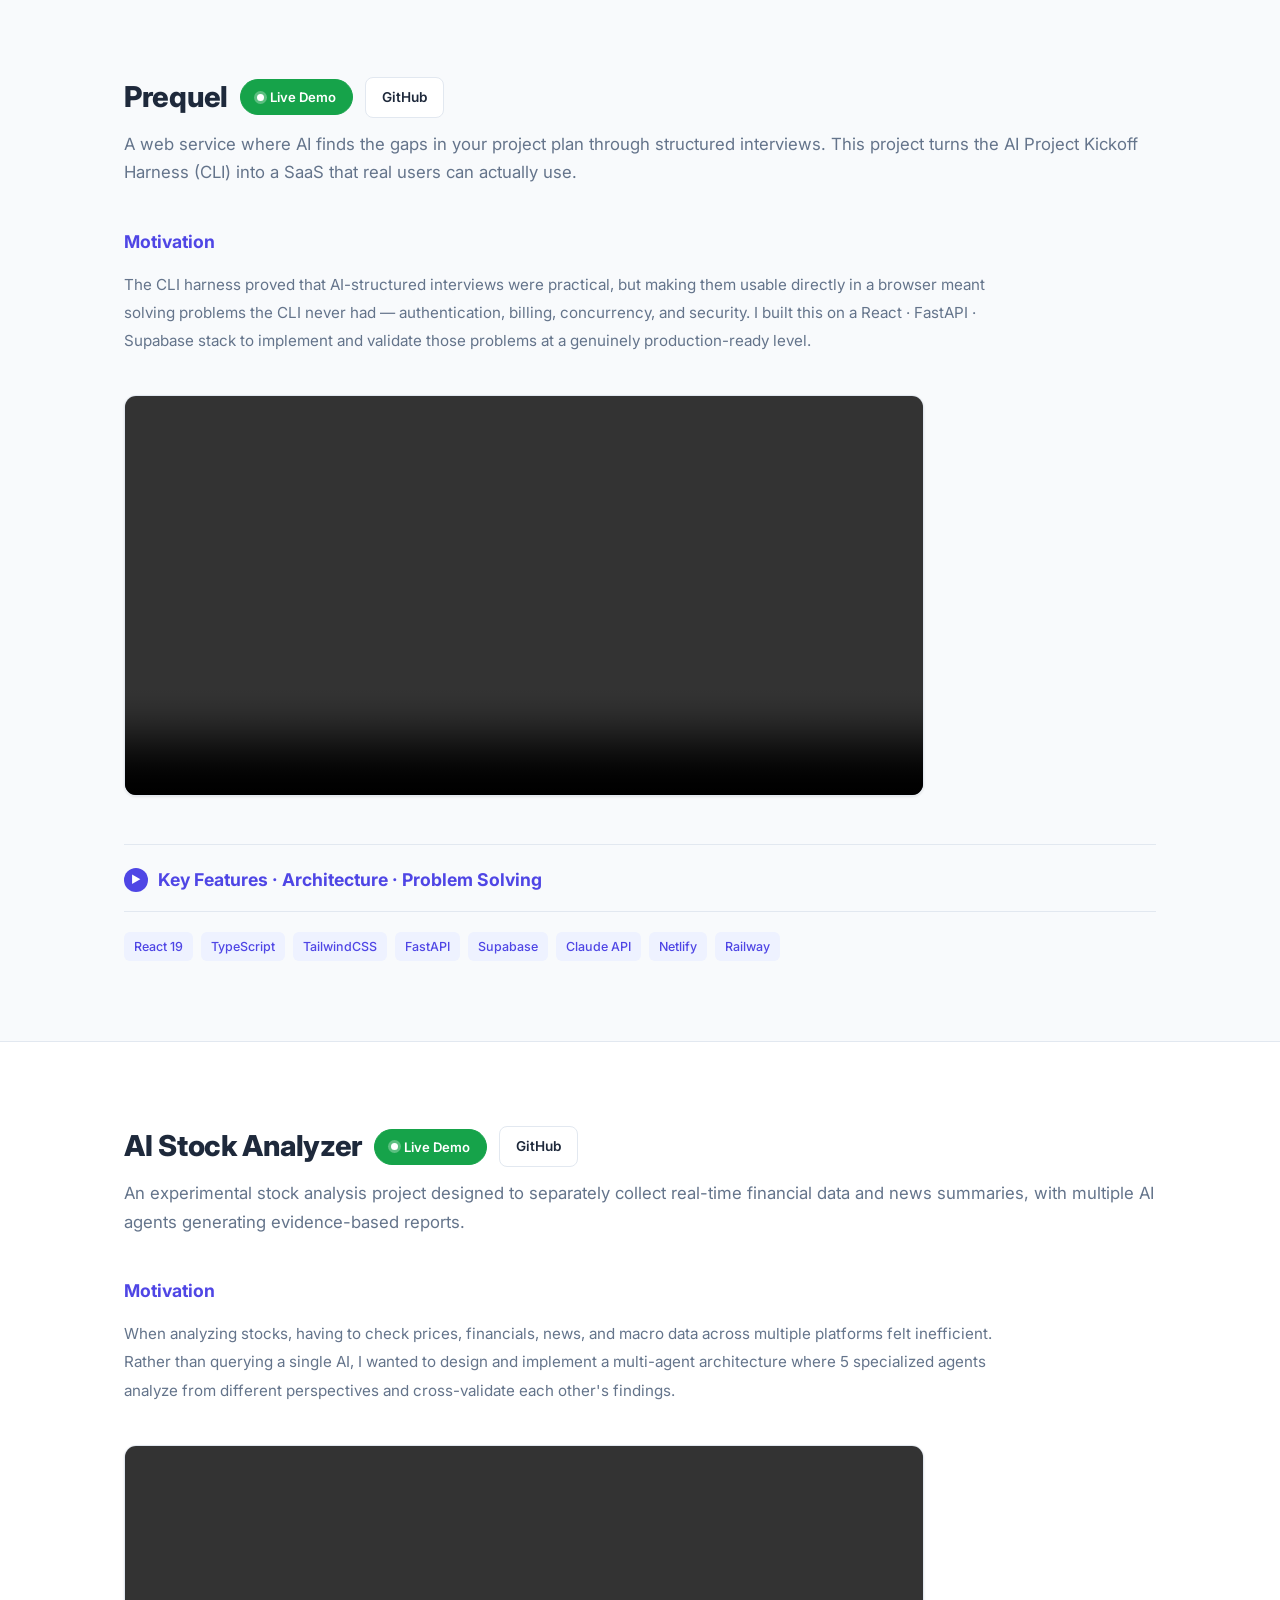
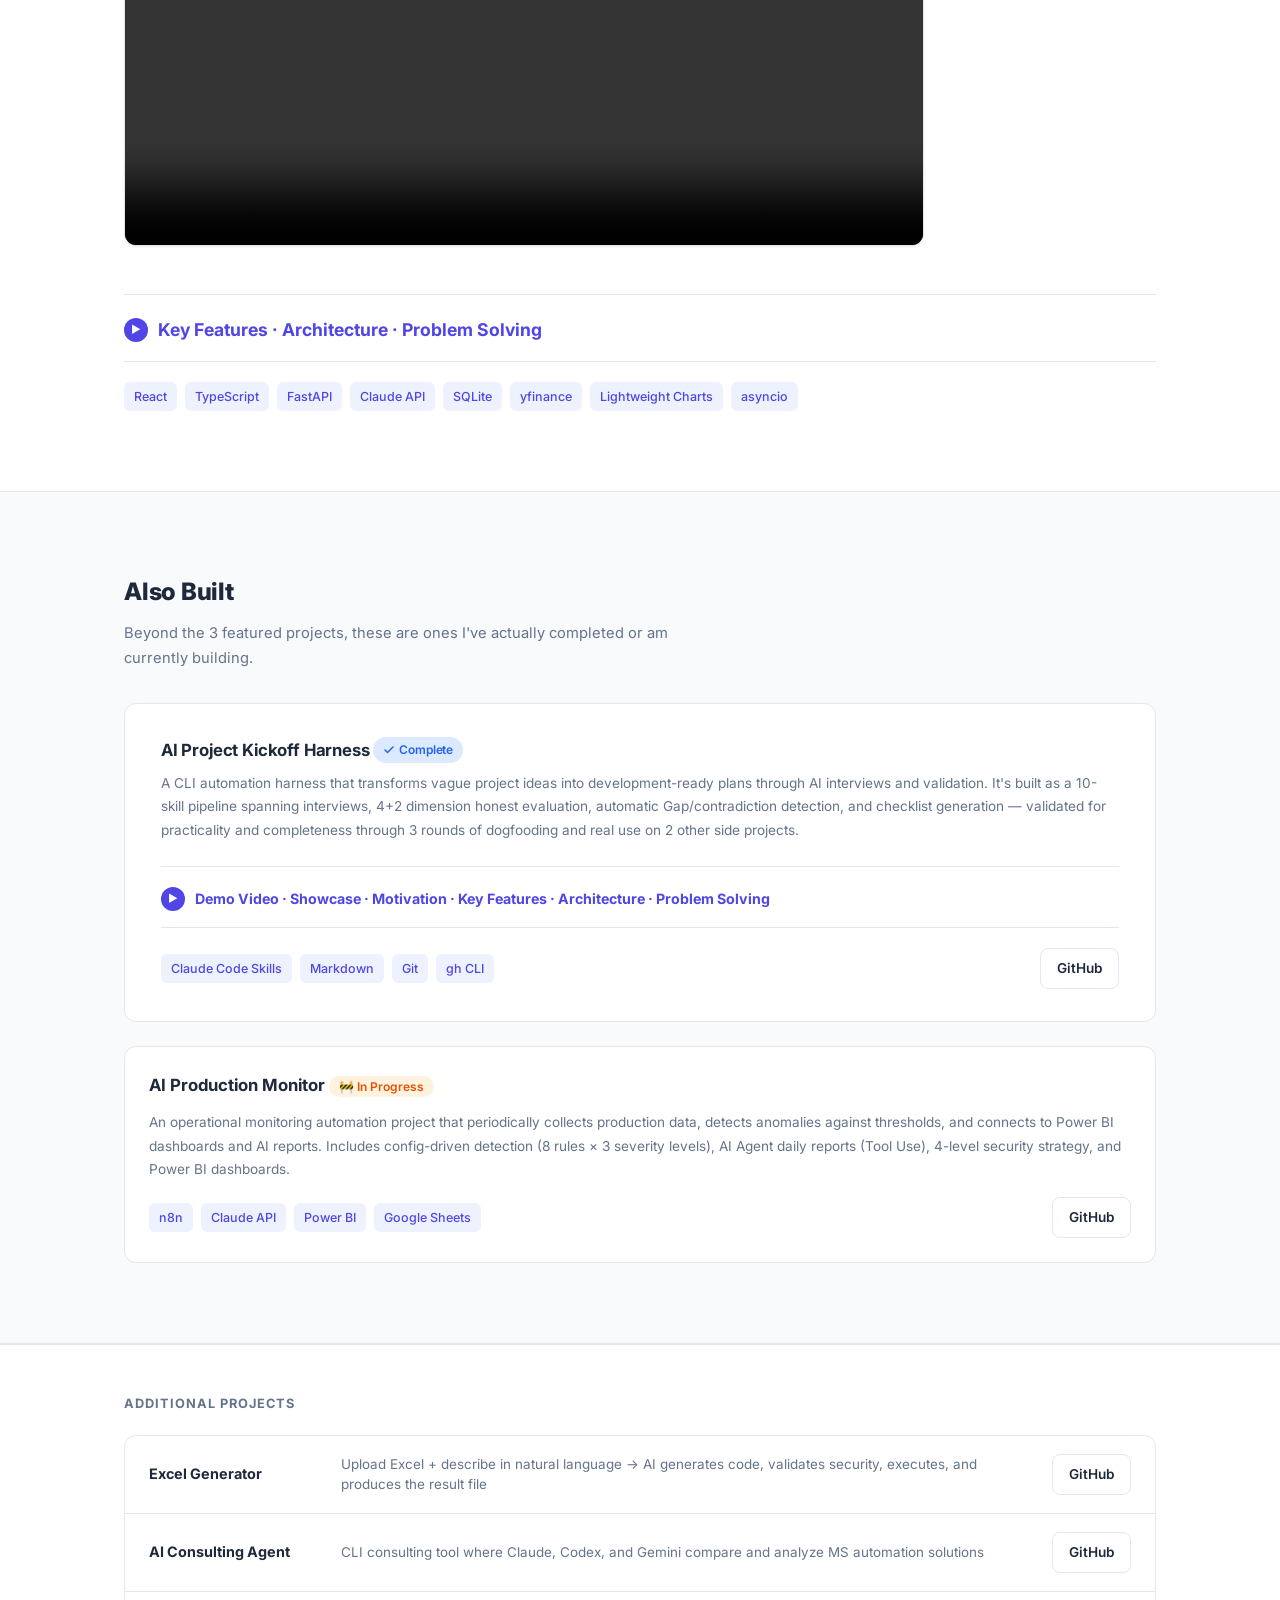
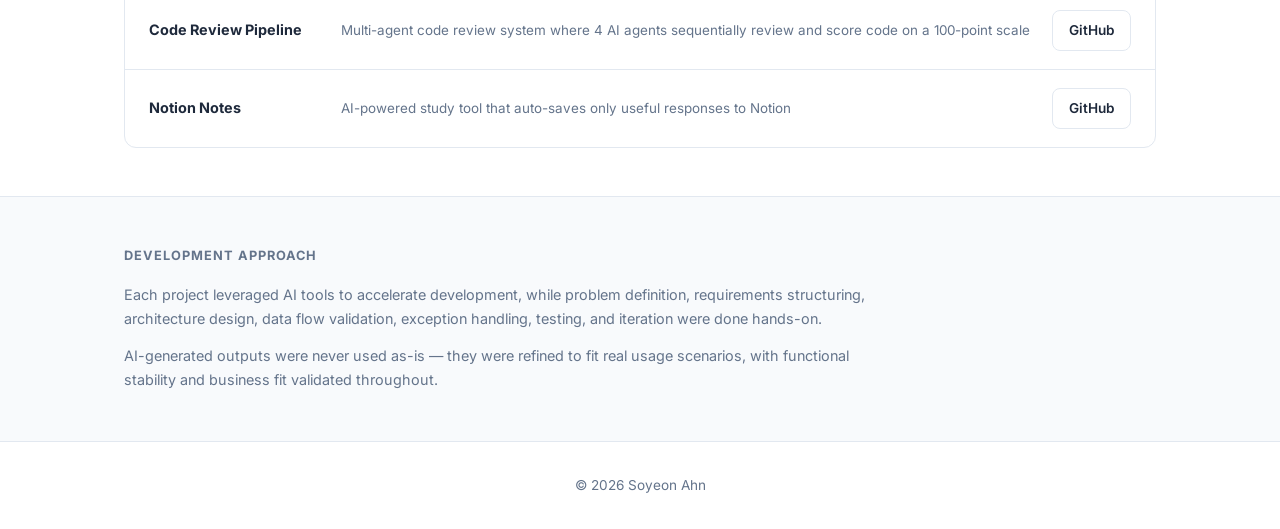
<file: portfolio/en/projects.html>
<!DOCTYPE html>
<html lang="en">
<head>
  <meta charset="UTF-8">
  <meta name="viewport" content="width=device-width, initial-scale=1.0">
  <title>Projects — Soyeon Ahn</title>
  <link rel="stylesheet" href="../style.css">
  <link rel="stylesheet" href="../projects.css?v=6">
  <link rel="preconnect" href="https://fonts.googleapis.com">
  <link rel="preconnect" href="https://fonts.gstatic.com" crossorigin>
  <link href="https://fonts.googleapis.com/css2?family=Inter:wght@400;500;600;700;800&display=swap" rel="stylesheet">
</head>
<body>

  <!-- Navigation -->
  <nav class="nav" id="nav">
    <div class="nav-inner">
      <span class="nav-logo">Soyeon Ahn</span>
      <button class="nav-toggle" id="navToggle" aria-label="Menu">
        <span></span><span></span><span></span>
      </button>
      <ul class="nav-links" id="navLinks">
        <li><a href="#workflow-generator">Workflow</a></li>
        <li><a href="#prequel">Prequel</a></li>
        <li><a href="#stock-analyzer">Stock Analyzer</a></li>
        <li><a href="#also-built">Others</a></li>
        <li>
          <a href="../projects.html" class="nav-lang" title="한국어로 보기">KO</a>
        </li>
      </ul>
    </div>
  </nav>

  <!-- Page Header -->
  <header class="proj-hero">
    <div class="container">
      <h1 class="proj-hero-title fade-in">Side Projects</h1>
      <p class="proj-hero-desc fade-in">
        Projects that turn ambiguous business problems into automated workflows, AI-driven analysis, and structured project plans.
      </p>
      <div class="proj-quickjump fade-in">
        <div class="proj-quickjump-group proj-quickjump-featured">
          <span class="proj-quickjump-label">Featured</span>
          <a href="#workflow-generator" class="proj-quickjump-link">Workflow Generator</a>
          <a href="#prequel" class="proj-quickjump-link">Prequel</a>
          <a href="#stock-analyzer" class="proj-quickjump-link">AI Stock Analyzer</a>
        </div>
        <div class="proj-quickjump-group">
          <span class="proj-quickjump-label">Also Built</span>
          <a href="#kickoff-harness" class="proj-quickjump-link">Project Kickoff Harness · ✅ Complete</a>
          <a href="#production-monitor" class="proj-quickjump-link">AI Production Monitor · 🚧 In Progress</a>
        </div>
        <div class="proj-quickjump-group">
          <span class="proj-quickjump-label">Additional</span>
          <a href="#excel-generator" class="proj-quickjump-link">Excel Generator</a>
          <a href="#consulting-agent" class="proj-quickjump-link">AI Consulting Agent</a>
          <a href="#code-review" class="proj-quickjump-link">Code Review Pipeline</a>
          <a href="#notion-notes" class="proj-quickjump-link">Notion Notes</a>
        </div>
      </div>
    </div>
  </header>

  <!-- ============================== -->
  <!-- 1. Workflow Generator (FEATURED) -->
  <!-- ============================== -->
  <section class="proj-section" id="workflow-generator">
    <div class="container">

      <div class="proj-title-row fade-in">
        <h2 class="proj-name">Workflow Generator</h2>
        <a href="https://processflow-generator.netlify.app" target="_blank" rel="noopener" class="btn-live-demo"><span class="btn-live-dot"></span>Live Demo</a>
        <a href="https://github.com/SoyeonAhn3/Workflow_Generator" target="_blank" rel="noopener" class="btn btn-small btn-outline">GitHub</a>
      </div>
      <p class="proj-summary fade-in">
        A documentation automation tool that structures text-based workflow descriptions into SwimLane diagrams and Word manuals.
      </p>

      <!-- Motivation -->
      <div class="proj-block fade-in">
        <h3 class="proj-block-title">Motivation</h3>
        <p class="proj-block-text">
          Visualizing business processes and managing them as documents was time-consuming and tedious.
          <br>
          Designed to reduce manual drafting from <strong>30–40 minutes</strong> to under <strong>5 minutes</strong> per process (benchmarked on <strong>5</strong> sample workflows), and validated the end-to-end flow from input → structuring → diagram → Word output.
        </p>
      </div>

      <!-- Demo Video -->
      <div class="proj-demo fade-in">
        <video
          src="https://github.com/user-attachments/assets/cef4d085-daaa-4fec-a5e3-e2a630244b45"
          controls
          muted
          playsinline
          preload="metadata"
          class="proj-video"
        ></video>
      </div>

      <details class="proj-details fade-in">
        <summary class="proj-details-toggle"><span class="toggle-icon">▶</span>Key Features · Architecture · Problem Solving</summary>

      <!-- Key Features -->
      <div class="proj-block">
        <h3 class="proj-block-title">Key Features</h3>
        <div class="feat-grid">
          <div class="feat-card">
            <div class="feat-icon">
              <svg width="24" height="24" viewBox="0 0 24 24" fill="none" stroke="currentColor" stroke-width="2" stroke-linecap="round" stroke-linejoin="round"><path d="M12 2L2 7l10 5 10-5-10-5z"/><path d="M2 17l10 5 10-5"/><path d="M2 12l10 5 10-5"/></svg>
            </div>
            <h4>AI Auto-Structuring</h4>
            <p>Claude API analyzes text descriptions and automatically converts them into department, group, process, and step structures.</p>
          </div>
          <div class="feat-card">
            <div class="feat-icon">
              <svg width="24" height="24" viewBox="0 0 24 24" fill="none" stroke="currentColor" stroke-width="2" stroke-linecap="round" stroke-linejoin="round"><rect x="3" y="3" width="18" height="18" rx="2"/><path d="M3 9h18"/><path d="M9 3v18"/></svg>
            </div>
            <h4>SwimLane + LinearFlow</h4>
            <p>Renders SwimLane diagrams showing department roles at a glance and LinearFlow diagrams showing step-by-step flows in SVG.</p>
          </div>
          <div class="feat-card">
            <div class="feat-icon">
              <svg width="24" height="24" viewBox="0 0 24 24" fill="none" stroke="currentColor" stroke-width="2" stroke-linecap="round" stroke-linejoin="round"><path d="M14 2H6a2 2 0 0 0-2 2v16a2 2 0 0 0 2 2h12a2 2 0 0 0 2-2V8z"/><polyline points="14 2 14 8 20 8"/><line x1="16" y1="13" x2="8" y2="13"/><line x1="16" y1="17" x2="8" y2="17"/></svg>
            </div>
            <h4>Auto Word Manual</h4>
            <p>Generates .docx documents with cover page, summary table, step details, and images directly in the browser.</p>
          </div>
          <div class="feat-card">
            <div class="feat-icon">
              <svg width="24" height="24" viewBox="0 0 24 24" fill="none" stroke="currentColor" stroke-width="2" stroke-linecap="round" stroke-linejoin="round"><polyline points="5 9 2 12 5 15"/><polyline points="9 5 12 2 15 5"/><polyline points="15 19 12 22 9 19"/><polyline points="19 9 22 12 19 15"/><line x1="2" y1="12" x2="22" y2="12"/><line x1="12" y1="2" x2="12" y2="22"/></svg>
            </div>
            <h4>Drag & Drop Editing</h4>
            <p>Step reordering with @dnd-kit, parallel branching (colIndex) support for intuitive editing of complex processes.</p>
          </div>
        </div>
      </div>

      <!-- Architecture -->
      <div class="proj-block">
        <h3 class="proj-block-title">Architecture</h3>
        <div class="arch-flow">
          <div class="arch-node">
            <div class="arch-node-label">User Input</div>
            <div class="arch-node-desc">Text / Direct Input</div>
          </div>
          <div class="arch-arrow"></div>
          <div class="arch-node arch-node-ai">
            <div class="arch-node-label">Netlify Functions</div>
            <div class="arch-node-desc">Claude API Proxy</div>
          </div>
          <div class="arch-arrow"></div>
          <div class="arch-node">
            <div class="arch-node-label">React SPA</div>
            <div class="arch-node-desc">SVG Diagrams + Editor</div>
          </div>
          <div class="arch-arrow"></div>
          <div class="arch-node arch-node-output">
            <div class="arch-node-label">Output</div>
            <div class="arch-node-desc">Diagram + Word .docx</div>
          </div>
        </div>
        <div class="arch-storage">
          <span class="arch-storage-tag">LocalStorage (text)</span>
          <span class="arch-storage-tag">IndexedDB (images)</span>
        </div>
      </div>

      <!-- Challenge -->
      <div class="proj-block">
        <h3 class="proj-block-title">Problem Solving</h3>
        <div class="challenge-card">
          <div class="challenge-row">
            <span class="challenge-label">Problem</span>
            <p>AI structures text into sequential steps, but real workflows often have parallel flows like "A and B run simultaneously" that can't be represented as simple lists</p>
          </div>
          <div class="challenge-row">
            <span class="challenge-label challenge-label-solve">Solution</span>
            <p>Assigned colIndex (column number) to each step to auto-group same-column steps as parallel branches, with @dnd-kit drag-and-drop for intuitive order and branch editing</p>
          </div>
        </div>
      </div>

      </details>

      <!-- Tech Stack -->
      <div class="proj-footer fade-in">
        <div class="proj-tags">
          <span class="tag">React 18</span>
          <span class="tag">Vite</span>
          <span class="tag">SVG</span>
          <span class="tag">Claude API</span>
          <span class="tag">Netlify Functions</span>
          <span class="tag">docx</span>
          <span class="tag">@dnd-kit</span>
          <span class="tag">IndexedDB</span>
        </div>
      </div>

    </div>
  </section>

  <!-- ============================== -->
  <!-- 2. Prequel (FEATURED) -->
  <!-- ============================== -->
  <section class="proj-section proj-section-alt" id="prequel">
    <div class="container">

      <div class="proj-title-row fade-in">
        <h2 class="proj-name">Prequel</h2>
        <a href="https://prequel-production.netlify.app" target="_blank" rel="noopener" class="btn-live-demo">
          <span class="btn-live-dot"></span>Live Demo
        </a>
        <a href="https://github.com/SoyeonAhn3/Prequel" target="_blank" rel="noopener" class="btn btn-small btn-outline">GitHub</a>
      </div>
      <p class="proj-summary fade-in">
        A web service where AI finds the gaps in your project plan through structured interviews.
        This project turns the AI Project Kickoff Harness (CLI) into a SaaS that real users can actually use.
      </p>

      <!-- Motivation -->
      <div class="proj-block fade-in">
        <h3 class="proj-block-title">Motivation</h3>
        <p class="proj-block-text">
          The CLI harness proved that AI-structured interviews were practical, but making them usable
          directly in a browser meant solving problems the CLI never had — authentication, billing,
          concurrency, and security. I built this on a React · FastAPI · Supabase stack to implement
          and validate those problems at a genuinely production-ready level.
        </p>
      </div>

      <!-- Demo Video -->
      <div class="proj-demo fade-in">
        <video
          src="https://github.com/user-attachments/assets/bec615fa-9401-4c1d-9820-8c3417265120"
          controls
          muted
          playsinline
          preload="metadata"
          class="proj-video"
        ></video>
      </div>

      <details class="proj-details fade-in">
        <summary class="proj-details-toggle"><span class="toggle-icon">▶</span>Key Features · Architecture · Problem Solving</summary>

      <!-- Key Features -->
      <div class="proj-block">
        <h3 class="proj-block-title">Key Features</h3>
        <div class="feat-grid">
          <div class="feat-card">
            <div class="feat-icon">
              <svg width="24" height="24" viewBox="0 0 24 24" fill="none" stroke="currentColor" stroke-width="2" stroke-linecap="round" stroke-linejoin="round"><path d="M21 15a2 2 0 0 1-2 2H7l-4 4V5a2 2 0 0 1 2-2h14a2 2 0 0 1 2 2z"/></svg>
            </div>
            <h4>AI Structured Interview</h4>
            <p>Automatically detects 1 of 7 project types from free-text input and runs a structured Q&A with type-specific questions.</p>
          </div>
          <div class="feat-card">
            <div class="feat-icon">
              <svg width="24" height="24" viewBox="0 0 24 24" fill="none" stroke="currentColor" stroke-width="2" stroke-linecap="round" stroke-linejoin="round"><path d="M3.05 13A9 9 0 1 0 6 5.3L3 8"/><path d="M3 3v5h5"/><path d="M12 7v5l4 2"/></svg>
            </div>
            <h4>Pause & Resume</h4>
            <p>The session auto-saves after every answer, so you can close the browser and pick up right where you left off later.</p>
          </div>
          <div class="feat-card">
            <div class="feat-icon">
              <svg width="24" height="24" viewBox="0 0 24 24" fill="none" stroke="currentColor" stroke-width="2" stroke-linecap="round" stroke-linejoin="round"><rect x="3" y="11" width="18" height="11" rx="2" ry="2"/><path d="M7 11V7a5 5 0 0 1 10 0v4"/></svg>
            </div>
            <h4>Atomic Credit Billing</h4>
            <p>Designed a row-locking (SELECT FOR UPDATE) Postgres RPC so concurrent requests deduct credits exactly once, and verified it with real Supabase concurrency tests.</p>
          </div>
          <div class="feat-card">
            <div class="feat-icon">
              <svg width="24" height="24" viewBox="0 0 24 24" fill="none" stroke="currentColor" stroke-width="2" stroke-linecap="round" stroke-linejoin="round"><path d="M13 2 3 14h9l-1 8 10-12h-9l1-8z"/></svg>
            </div>
            <h4>Prompt Caching Optimization</h4>
            <p>Restructured the interview system prompt to be cache-friendly, achieving an 83% cache-read ratio and an 88% drop in full-price input tokens in real A/B measurements.</p>
          </div>
        </div>
      </div>

      <!-- Architecture -->
      <div class="proj-block">
        <h3 class="proj-block-title">Architecture</h3>
        <div class="arch-flow">
          <div class="arch-node">
            <div class="arch-node-label">User Idea</div>
            <div class="arch-node-desc">Free Text Input</div>
          </div>
          <div class="arch-arrow"></div>
          <div class="arch-node arch-node-ai">
            <div class="arch-node-label">FastAPI + Claude API</div>
            <div class="arch-node-desc">Prompt Caching</div>
          </div>
          <div class="arch-arrow"></div>
          <div class="arch-node">
            <div class="arch-node-label">Supabase</div>
            <div class="arch-node-desc">Postgres + Auth + RLS</div>
          </div>
          <div class="arch-arrow"></div>
          <div class="arch-node arch-node-output">
            <div class="arch-node-label">Output</div>
            <div class="arch-node-desc">Kickoff Doc Dashboard</div>
          </div>
        </div>
        <div class="arch-storage">
          <span class="arch-storage-tag">Netlify</span>
          <span class="arch-storage-tag">Railway</span>
          <span class="arch-storage-tag">Row-Level Security</span>
        </div>
      </div>

      <!-- Challenge -->
      <div class="proj-block">
        <h3 class="proj-block-title">Problem Solving</h3>
        <div class="challenge-card">
          <div class="challenge-row">
            <span class="challenge-label">Problem</span>
            <p>Simply changing the project number in the URL exposed an IDOR vulnerability — anyone could view another user's planning data using someone else's session ID, without even logging in</p>
          </div>
          <div class="challenge-row">
            <span class="challenge-label challenge-label-solve">Solution</span>
            <p>Fixed 8 related API endpoints to verify on every request that the session → project chain belongs to the logged-in user. Verified with two real accounts: the owner's own requests succeeded (8/8) while every request from the other account was blocked (8/8)</p>
          </div>
        </div>
      </div>

      </details>

      <!-- Tech Stack -->
      <div class="proj-footer fade-in">
        <div class="proj-tags">
          <span class="tag">React 19</span>
          <span class="tag">TypeScript</span>
          <span class="tag">TailwindCSS</span>
          <span class="tag">FastAPI</span>
          <span class="tag">Supabase</span>
          <span class="tag">Claude API</span>
          <span class="tag">Netlify</span>
          <span class="tag">Railway</span>
        </div>
      </div>

    </div>
  </section>

  <!-- ============================== -->
  <!-- 3. AI Stock Analyzer (FEATURED) -->
  <!-- ============================== -->
  <section class="proj-section" id="stock-analyzer">
    <div class="container">

      <div class="proj-title-row fade-in">
        <h2 class="proj-name">AI Stock Analyzer</h2>
        <a href="https://stock-analyzer-ai.netlify.app/" target="_blank" rel="noopener" class="btn-live-demo">
          <span class="btn-live-dot"></span>Live Demo
        </a>
        <a href="https://github.com/SoyeonAhn3/stock-analyzer" target="_blank" rel="noopener" class="btn btn-small btn-outline">GitHub</a>
      </div>
      <p class="proj-summary fade-in">
        An experimental stock analysis project designed to separately collect real-time financial data and news summaries, with multiple AI agents generating evidence-based reports.
      </p>

      <!-- Motivation -->
      <div class="proj-block fade-in">
        <h3 class="proj-block-title">Motivation</h3>
        <p class="proj-block-text">
          When analyzing stocks, having to check prices, financials, news, and macro data across multiple platforms felt inefficient.
          Rather than querying a single AI, I wanted to design and implement a multi-agent architecture where 5 specialized agents
          analyze from different perspectives and cross-validate each other's findings.
        </p>
      </div>

      <!-- Demo Video -->
      <div class="proj-demo fade-in">
        <video
          src="https://github.com/user-attachments/assets/42a6e030-33c8-4f04-b49e-dd72c07ae4ab"
          controls
          muted
          playsinline
          preload="metadata"
          class="proj-video"
        ></video>
      </div>

      <details class="proj-details fade-in">
        <summary class="proj-details-toggle"><span class="toggle-icon">▶</span>Key Features · Architecture · Problem Solving</summary>

      <!-- Key Features -->
      <div class="proj-block">
        <h3 class="proj-block-title">Key Features</h3>
        <div class="feat-grid">
          <div class="feat-card">
            <div class="feat-icon">
              <svg width="24" height="24" viewBox="0 0 24 24" fill="none" stroke="currentColor" stroke-width="2" stroke-linecap="round" stroke-linejoin="round"><circle cx="11" cy="11" r="8"/><line x1="21" y1="21" x2="16.65" y2="16.65"/></svg>
            </div>
            <h4>Quick Look</h4>
            <p>Instantly retrieve real-time prices, candle charts, financial metrics, and technical indicators (MACD, Bollinger Bands) within 1 second.</p>
          </div>
          <div class="feat-card">
            <div class="feat-icon">
              <svg width="24" height="24" viewBox="0 0 24 24" fill="none" stroke="currentColor" stroke-width="2" stroke-linecap="round" stroke-linejoin="round"><path d="M12 2L2 7l10 5 10-5-10-5z"/><path d="M2 17l10 5 10-5"/><path d="M2 12l10 5 10-5"/></svg>
            </div>
            <h4>5-Agent Deep Analysis</h4>
            <p>News, Data, Macro, Cross-Validator, and Analyst agents run in parallel, cross-validate findings, and deliver BUY/HOLD/SELL recommendations.</p>
          </div>
          <div class="feat-card">
            <div class="feat-icon">
              <svg width="24" height="24" viewBox="0 0 24 24" fill="none" stroke="currentColor" stroke-width="2" stroke-linecap="round" stroke-linejoin="round"><path d="M10 13a5 5 0 0 0 7.54.54l3-3a5 5 0 0 0-7.07-7.07l-1.72 1.71"/><path d="M14 11a5 5 0 0 0-7.54-.54l-3 3a5 5 0 0 0 7.07 7.07l1.71-1.71"/></svg>
            </div>
            <h4>7 APIs + Fallback Chain</h4>
            <p>Integrates yfinance, Finnhub, Twelve Data, Finviz, FMP, FRED, and Claude API. Automatically tries alternative sources when the primary API fails.</p>
          </div>
          <div class="feat-card">
            <div class="feat-icon">
              <svg width="24" height="24" viewBox="0 0 24 24" fill="none" stroke="currentColor" stroke-width="2" stroke-linecap="round" stroke-linejoin="round"><path d="M12 22s8-4 8-10V5l-8-3-8 3v7c0 6 8 10 8 10z"/></svg>
            </div>
            <h4>Anti-Hallucination Design</h4>
            <p>All numbers come from APIs only; AI handles interpretation only. Role separation ensures reliability in the financial domain.</p>
          </div>
        </div>
      </div>

      <!-- Architecture -->
      <div class="proj-block">
        <h3 class="proj-block-title">Architecture</h3>
        <div class="arch-flow">
          <div class="arch-node">
            <div class="arch-node-label">React + TS</div>
            <div class="arch-node-desc">User Interface</div>
          </div>
          <div class="arch-arrow"></div>
          <div class="arch-node arch-node-ai">
            <div class="arch-node-label">FastAPI</div>
            <div class="arch-node-desc">API Router + Cache</div>
          </div>
          <div class="arch-arrow"></div>
          <div class="arch-node">
            <div class="arch-node-label">5 AI Agents</div>
            <div class="arch-node-desc">Parallel + Cross-Validation</div>
          </div>
          <div class="arch-arrow"></div>
          <div class="arch-node arch-node-output">
            <div class="arch-node-label">Output</div>
            <div class="arch-node-desc">BUY / HOLD / SELL</div>
          </div>
        </div>
        <div class="arch-storage">
          <span class="arch-storage-tag">yfinance</span>
          <span class="arch-storage-tag">Finnhub</span>
          <span class="arch-storage-tag">Twelve Data</span>
          <span class="arch-storage-tag">FRED</span>
          <span class="arch-storage-tag">SQLite</span>
        </div>
      </div>

      <!-- Challenge -->
      <div class="proj-block">
        <h3 class="proj-block-title">Problem Solving</h3>
        <div class="challenge-card">
          <div class="challenge-row">
            <span class="challenge-label">Problem</span>
            <p>Frequent 403 errors from external data APIs' free plan limits causing analysis to break</p>
          </div>
          <div class="challenge-row">
            <span class="challenge-label challenge-label-solve">Solution</span>
            <p>Built a multi-fallback chain (yfinance → Finviz → FMP) and applied Graceful Degradation per agent, so the remaining analysis continues even when one source fails</p>
          </div>
        </div>
      </div>

      </details>

      <!-- Tech Stack -->
      <div class="proj-footer fade-in">
        <div class="proj-tags">
          <span class="tag">React</span>
          <span class="tag">TypeScript</span>
          <span class="tag">FastAPI</span>
          <span class="tag">Claude API</span>
          <span class="tag">SQLite</span>
          <span class="tag">yfinance</span>
          <span class="tag">Lightweight Charts</span>
          <span class="tag">asyncio</span>
        </div>
      </div>

    </div>
  </section>

  <!-- ============================== -->
  <!-- ALSO BUILT                      -->
  <!-- ============================== -->
  <section class="proj-section proj-section-alt" id="also-built">
    <div class="container">
      <div class="abuilt-header fade-in">
        <h2 class="abuilt-heading">Also Built</h2>
        <p class="abuilt-sub">Beyond the 3 featured projects, these are ones I've actually completed or am currently building.</p>
      </div>

      <div id="kickoff-harness" class="abuilt-panel fade-in">

      <div class="proj-title-row">
        <h3 class="abuilt-panel-title">AI Project Kickoff Harness <span class="badge-complete"><svg width="24" height="24" viewBox="0 0 24 24" fill="none" stroke="currentColor" stroke-width="3" stroke-linecap="round" stroke-linejoin="round"><polyline points="20 6 9 17 4 12"/></svg>Complete</span></h3>
      </div>
      <p class="proj-summary">
        A CLI automation harness that transforms vague project ideas into development-ready plans through AI interviews and validation.
        It's built as a 10-skill pipeline spanning interviews, 4+2 dimension honest evaluation, automatic Gap/contradiction detection, and
        checklist generation — validated for practicality and completeness through 3 rounds of dogfooding and real use on 2 other side projects.
      </p>

      <details class="proj-details fade-in">
        <summary class="proj-details-toggle"><span class="toggle-icon">▶</span>Demo Video · Showcase · Motivation · Key Features · Architecture · Problem Solving</summary>

      <!-- Introduction Video -->
      <div class="proj-demo fade-in">
        <video
          src="https://github.com/user-attachments/assets/f5fd9ec6-79c9-4cbc-bb49-27b3a0774616"
          controls
          muted
          playsinline
          preload="metadata"
          class="proj-video"
        ></video>
      </div>

      <!-- Showcase -->
      <div class="proj-block fade-in">
        <h3 class="proj-block-title">Showcase</h3>
        <div class="showcase-list">
          <div class="showcase-item">
            <span class="showcase-name">finance_data_platform</span>
            <span class="showcase-desc">Snowflake + Power BI + Text-to-SQL AI finance data analytics platform</span>
            <a href="https://github.com/SoyeonAhn3/finance_data_platform/blob/main/pre-requirement/finance_data_platform_kickoff.md" target="_blank" rel="noopener" class="btn btn-small btn-outline">Kickoff Doc</a>
          </div>
          <div class="showcase-item">
            <span class="showcase-name">Prequel</span>
            <span class="showcase-desc">Web SaaS version of this harness — AI structured interviews in the browser</span>
            <a href="https://github.com/SoyeonAhn3/Prequel/blob/main/pre-requirement/prequel_kickoff.md" target="_blank" rel="noopener" class="btn btn-small btn-outline">Kickoff Doc</a>
          </div>
        </div>
      </div>

      <!-- Motivation -->
      <div class="proj-block fade-in">
        <h3 class="proj-block-title">Motivation</h3>
        <p class="proj-block-text">
          Every time I started a new project, unclear requirements led to repeated redesigns mid-development.
          I built a tool where AI runs structured interviews to turn ideas into organized planning documents
          before writing a single line of code, and validated its practical value by applying it to the
          planning of 2 other side projects.
        </p>
      </div>

      <!-- Key Features -->
      <div class="proj-block">
        <h3 class="proj-block-title">Key Features</h3>
        <div class="feat-grid">
          <div class="feat-card">
            <div class="feat-icon">
              <svg width="24" height="24" viewBox="0 0 24 24" fill="none" stroke="currentColor" stroke-width="2" stroke-linecap="round" stroke-linejoin="round"><path d="M12 2L2 7l10 5 10-5-10-5z"/><path d="M2 17l10 5 10-5"/><path d="M2 12l10 5 10-5"/></svg>
            </div>
            <h4>Multi-Skill Chaining Pipeline</h4>
            <p>Skills auto-chain in sequence: context → start → interview → suggest → profile → evaluate → gap → checklist → done → skills.</p>
          </div>
          <div class="feat-card">
            <div class="feat-icon">
              <svg width="24" height="24" viewBox="0 0 24 24" fill="none" stroke="currentColor" stroke-width="2" stroke-linecap="round" stroke-linejoin="round"><polyline points="23 4 23 10 17 10"/><polyline points="1 20 1 14 7 14"/><path d="M3.51 9a9 9 0 0 1 14.85-3.36L23 10M1 14l4.64 4.36A9 9 0 0 0 20.49 15"/></svg>
            </div>
            <h4>Dogfooding Self-Validation</h4>
            <p>Over 3 rounds of dogfooding, discovered and fixed 10+ design flaws in input flows, evaluation criteria, missing questions, and checklist structure.</p>
          </div>
          <div class="feat-card">
            <div class="feat-icon">
              <svg width="24" height="24" viewBox="0 0 24 24" fill="none" stroke="currentColor" stroke-width="2" stroke-linecap="round" stroke-linejoin="round"><path d="M12 22s8-4 8-10V5l-8-3-8 3v7c0 6 8 10 8 10z"/></svg>
            </div>
            <h4>4+2 Dimension Honest Evaluation</h4>
            <p>Evaluates project feasibility across 4 base dimensions (technical, market, learning, completion) + 2 conditional dimensions (learning cost, security).</p>
          </div>
          <div class="feat-card">
            <div class="feat-icon">
              <svg width="24" height="24" viewBox="0 0 24 24" fill="none" stroke="currentColor" stroke-width="2" stroke-linecap="round" stroke-linejoin="round"><circle cx="11" cy="11" r="8"/><line x1="21" y1="21" x2="16.65" y2="16.65"/></svg>
            </div>
            <h4>Gap & Contradiction Detection</h4>
            <p>AI automatically identifies missing requirements and contradictory designs in planning documents before development begins, reducing redesign costs.</p>
          </div>
        </div>
      </div>

      <!-- Architecture -->
      <div class="proj-block fade-in">
        <h3 class="proj-block-title">Architecture</h3>
        <div class="arch-flow">
          <div class="arch-node">
            <div class="arch-node-label">User Idea</div>
            <div class="arch-node-desc">Free Text Input</div>
          </div>
          <div class="arch-arrow"></div>
          <div class="arch-node arch-node-ai">
            <div class="arch-node-label">10 Skills</div>
            <div class="arch-node-desc">Interview · Evaluate · Validate</div>
          </div>
          <div class="arch-arrow"></div>
          <div class="arch-node">
            <div class="arch-node-label">Gap Check</div>
            <div class="arch-node-desc">Contradiction · Missing Detection</div>
          </div>
          <div class="arch-arrow"></div>
          <div class="arch-node arch-node-output">
            <div class="arch-node-label">Output</div>
            <div class="arch-node-desc">Kickoff .md + Checklist</div>
          </div>
        </div>
        <div class="arch-storage">
          <span class="arch-storage-tag">Claude Code Skills</span>
          <span class="arch-storage-tag">Markdown</span>
          <span class="arch-storage-tag">gh CLI</span>
        </div>
      </div>

      <!-- Challenge -->
      <div class="proj-block fade-in">
        <h3 class="proj-block-title">Problem Solving</h3>
        <div class="challenge-card">
          <div class="challenge-row">
            <span class="challenge-label">Problem</span>
            <p>Missing requirements and contradictions in planning documents were only discovered during development, causing costly redesigns</p>
          </div>
          <div class="challenge-row">
            <span class="challenge-label challenge-label-solve">Solution</span>
            <p>Built a kickoff-gap skill that automatically detects contradictions (e.g., feature-tech stack mismatches) and gaps (e.g., undefined non-functional requirements) before development. Validated the harness itself through 3 rounds of dogfooding</p>
          </div>
        </div>
      </div>

      </details>

      <!-- Tech Stack -->
      <div class="proj-footer fade-in">
        <div class="proj-tags">
          <span class="tag">Claude Code Skills</span>
          <span class="tag">Markdown</span>
          <span class="tag">Git</span>
          <span class="tag">gh CLI</span>
        </div>
        <a href="https://github.com/SoyeonAhn3/AI-Project-Kickoff-Harness" target="_blank" rel="noopener" class="btn btn-small btn-outline">GitHub</a>
      </div>

      </div>

      <div class="other-projects-grid">
        <!-- AI Production Monitor -->
        <div class="other-project-card fade-in" id="production-monitor">
          <h3 class="other-project-title">AI Production Monitor <span class="badge badge-progress">🚧 In Progress</span></h3>
          <p class="other-project-desc">
            An operational monitoring automation project that periodically collects production data, detects anomalies against thresholds, and connects to Power BI dashboards and AI reports.
            Includes config-driven detection (8 rules × 3 severity levels), AI Agent daily reports (Tool Use), 4-level security strategy, and Power BI dashboards.
          </p>
          <div class="other-project-footer">
            <div class="proj-tags">
              <span class="tag">n8n</span>
              <span class="tag">Claude API</span>
              <span class="tag">Power BI</span>
              <span class="tag">Google Sheets</span>
            </div>
            <a href="https://github.com/SoyeonAhn3/ai_production_monitor" target="_blank" rel="noopener" class="btn btn-small btn-outline">GitHub</a>
          </div>
        </div>
      </div>

    </div>
  </section>

  <!-- ============================== -->
  <!-- ADDITIONAL PROJECTS             -->
  <!-- ============================== -->
  <section class="also-built-section" id="additional-projects">
    <div class="container">
      <h3 class="also-built-title fade-in">Additional Projects</h3>
      <div class="also-built-list fade-in">
        <div class="also-built-item" id="excel-generator">
          <span class="also-built-name">Excel Generator</span>
          <span class="also-built-desc">Upload Excel + describe in natural language → AI generates code, validates security, executes, and produces the result file</span>
          <a href="https://github.com/SoyeonAhn3/Excel_generator" target="_blank" rel="noopener" class="btn btn-small btn-outline">GitHub</a>
        </div>
        <div class="also-built-item" id="consulting-agent">
          <span class="also-built-name">AI Consulting Agent</span>
          <span class="also-built-desc">CLI consulting tool where Claude, Codex, and Gemini compare and analyze MS automation solutions</span>
          <a href="https://github.com/SoyeonAhn3/AI_Consulting" target="_blank" rel="noopener" class="btn btn-small btn-outline">GitHub</a>
        </div>
        <div class="also-built-item" id="code-review">
          <span class="also-built-name">Code Review Pipeline</span>
          <span class="also-built-desc">Multi-agent code review system where 4 AI agents sequentially review and score code on a 100-point scale</span>
          <a href="https://github.com/SoyeonAhn3/code-review-pipeline" target="_blank" rel="noopener" class="btn btn-small btn-outline">GitHub</a>
        </div>
        <div class="also-built-item" id="notion-notes">
          <span class="also-built-name">Notion Notes</span>
          <span class="also-built-desc">AI-powered study tool that auto-saves only useful responses to Notion</span>
          <a href="https://github.com/SoyeonAhn3/Notion_Notes" target="_blank" rel="noopener" class="btn btn-small btn-outline">GitHub</a>
        </div>
      </div>
    </div>
  </section>

  <!-- Development Approach -->
  <section class="dev-approach-section">
    <div class="container">
      <h3 class="dev-approach-title fade-in">Development Approach</h3>
      <p class="dev-approach-text fade-in">
        Each project leveraged AI tools to accelerate development, while problem definition, requirements structuring, architecture design, data flow validation, exception handling, testing, and iteration were done hands-on.
      </p>
      <p class="dev-approach-text fade-in">
        AI-generated outputs were never used as-is — they were refined to fit real usage scenarios, with functional stability and business fit validated throughout.
      </p>
    </div>
  </section>

  <!-- Footer -->
  <footer class="footer">
    <div class="container">
      <p>&copy; 2026 Soyeon Ahn</p>
    </div>
  </footer>

  <script src="../script.js"></script>
</body>
</html>
</file>
<file: portfolio/style.css>
/* ===== Reset & Base ===== */
*, *::before, *::after {
  margin: 0;
  padding: 0;
  box-sizing: border-box;
}

:root {
  --primary: #4f46e5;
  --primary-light: #6366f1;
  --primary-dark: #3730a3;
  --bg: #ffffff;
  --bg-alt: #f8fafc;
  --text: #1e293b;
  --text-secondary: #64748b;
  --border: #e2e8f0;
  --card-shadow: 0 1px 3px rgba(0, 0, 0, 0.06), 0 1px 2px rgba(0, 0, 0, 0.04);
  --card-shadow-hover: 0 10px 25px rgba(0, 0, 0, 0.08);
  --radius: 12px;
  --radius-sm: 8px;
  --max-width: 1080px;
}

html {
  scroll-behavior: smooth;
  scroll-padding-top: 80px;
}

body {
  font-family: 'Inter', -apple-system, BlinkMacSystemFont, sans-serif;
  color: var(--text);
  background: var(--bg);
  line-height: 1.7;
  -webkit-font-smoothing: antialiased;
}

a {
  color: inherit;
  text-decoration: none;
}

/* ===== Container ===== */
.container {
  max-width: var(--max-width);
  margin: 0 auto;
  padding: 0 24px;
}

/* ===== Navigation ===== */
.nav {
  position: fixed;
  top: 0;
  left: 0;
  right: 0;
  z-index: 100;
  background: rgba(255, 255, 255, 0.85);
  backdrop-filter: blur(12px);
  border-bottom: 1px solid var(--border);
  transition: box-shadow 0.3s;
}

.nav.scrolled {
  box-shadow: 0 1px 8px rgba(0, 0, 0, 0.06);
}

.nav-inner {
  max-width: var(--max-width);
  margin: 0 auto;
  padding: 0 24px;
  height: 64px;
  display: flex;
  align-items: center;
  justify-content: space-between;
}

.nav-logo {
  font-weight: 700;
  font-size: 1.1rem;
  color: var(--primary);
}

.nav-links {
  display: flex;
  align-items: center;
  gap: 28px;
  list-style: none;
}

.nav-links a {
  font-size: 0.9rem;
  font-weight: 500;
  color: var(--text-secondary);
  transition: color 0.2s;
}

.nav-links a:hover {
  color: var(--primary);
}

.nav-highlight {
  color: var(--primary) !important;
  font-weight: 600 !important;
  background: linear-gradient(135deg, rgba(79, 70, 229, 0.08), rgba(99, 102, 241, 0.12));
  padding: 6px 14px;
  border-radius: 20px;
  border: 1.5px solid rgba(79, 70, 229, 0.25);
  transition: all 0.2s;
}

.nav-highlight:hover {
  background: linear-gradient(135deg, rgba(79, 70, 229, 0.15), rgba(99, 102, 241, 0.2));
  border-color: var(--primary);
  transform: translateY(-1px);
}

.nav-github svg {
  display: block;
}

.nav-lang {
  display: inline-flex;
  align-items: center;
  justify-content: center;
  font-size: 0.75rem;
  font-weight: 700;
  letter-spacing: 0.05em;
  color: var(--primary);
  border: 1.5px solid var(--primary);
  border-radius: 4px;
  padding: 2px 8px;
  transition: background 0.2s, color 0.2s;
}

.nav-lang:hover {
  background: var(--primary);
  color: #fff;
}

.nav-toggle {
  display: none;
  flex-direction: column;
  gap: 5px;
  background: none;
  border: none;
  cursor: pointer;
  padding: 4px;
}

.nav-toggle span {
  display: block;
  width: 22px;
  height: 2px;
  background: var(--text);
  border-radius: 2px;
  transition: 0.3s;
}

/* ===== Hero ===== */
.hero {
  min-height: 100vh;
  display: flex;
  align-items: center;
  padding-top: 64px;
  background: linear-gradient(135deg, #f8fafc 0%, #eef2ff 50%, #f8fafc 100%);
}

.hero-greeting {
  font-size: 1.1rem;
  color: #8b7fc7;
  font-weight: 600;
  margin-bottom: 12px;
}

.hero-name {
  font-size: clamp(2.5rem, 6vw, 4rem);
  font-weight: 800;
  letter-spacing: -0.02em;
  line-height: 1.1;
  margin-bottom: 16px;
}

.hero-tags {
  font-size: 1.1rem;
  color: var(--text-secondary);
  font-weight: 500;
  margin-bottom: 28px;
}

.hero-quote {
  font-size: 1.15rem;
  font-weight: 600;
  color: var(--text);
  border-left: 3px solid var(--primary);
  padding-left: 16px;
  margin-bottom: 16px;
  line-height: 1.6;
}

.hero-desc {
  font-size: 1rem;
  color: var(--text-secondary);
  margin-bottom: 32px;
  max-width: 640px;
}

.hero-actions {
  display: flex;
  gap: 12px;
  flex-wrap: wrap;
}

/* ===== Buttons ===== */
.btn {
  display: inline-flex;
  align-items: center;
  gap: 6px;
  padding: 12px 24px;
  border-radius: var(--radius-sm);
  font-size: 0.95rem;
  font-weight: 600;
  transition: all 0.2s;
  cursor: pointer;
  border: none;
}

.btn-primary {
  background: var(--primary);
  color: #fff;
}

.btn-primary:hover {
  background: var(--primary-dark);
  transform: translateY(-1px);
}

.btn-outline {
  border: 1.5px solid var(--border);
  background: var(--bg);
  color: var(--text);
}

.btn-outline:hover {
  border-color: var(--primary);
  color: var(--primary);
}

.btn-secondary {
  background: linear-gradient(135deg, rgba(79, 70, 229, 0.1), rgba(99, 102, 241, 0.15));
  border: 1.5px solid var(--primary);
  color: var(--primary);
  font-weight: 600;
}

.btn-secondary:hover {
  background: var(--primary);
  color: #fff;
  transform: translateY(-1px);
}

.btn-small {
  padding: 8px 16px;
  font-size: 0.85rem;
}

.btn-whatido {
  background: linear-gradient(135deg, #5B5FC7, #7C3AED);
  color: #fff !important;
  font-size: 0.82rem;
  font-weight: 600;
  padding: 6px 14px;
  border-radius: 20px;
  border: none;
  box-shadow: 0 2px 8px rgba(91, 95, 199, 0.3);
  transition: all 0.2s;
}

.btn-whatido:hover {
  background: linear-gradient(135deg, #4F46E5, #6D28D9);
  box-shadow: 0 4px 12px rgba(91, 95, 199, 0.4);
  transform: translateY(-1px);
  color: #fff !important;
}

/* ===== Sections ===== */
.section {
  padding: 100px 0;
}

.section-alt {
  background: var(--bg-alt);
}

.section-title {
  font-size: 2rem;
  font-weight: 800;
  margin-bottom: 48px;
  letter-spacing: -0.01em;
}

/* ===== About Me ===== */
.about-text {
  max-width: 680px;
  margin-bottom: 48px;
}

.about-text p {
  color: var(--text-secondary);
  margin-bottom: 16px;
  font-size: 1rem;
  line-height: 1.8;
}

.about-cards {
  display: grid;
  grid-template-columns: repeat(3, 1fr);
  gap: 20px;
}

.about-card {
  background: var(--bg);
  border: 1px solid var(--border);
  border-radius: var(--radius);
  padding: 28px 24px;
  transition: box-shadow 0.3s, transform 0.3s;
}

.about-card:hover {
  box-shadow: var(--card-shadow-hover);
  transform: translateY(-2px);
}

.about-card-icon {
  font-size: 2rem;
  margin-bottom: 12px;
}

.about-card h3 {
  font-size: 1.15rem;
  font-weight: 700;
  margin-bottom: 8px;
}

.about-card p {
  font-size: 0.9rem;
  color: var(--text-secondary);
  margin-bottom: 12px;
}

.about-card-tags {
  display: flex;
  flex-wrap: wrap;
  gap: 8px;
}

.tag {
  display: inline-block;
  padding: 4px 10px;
  font-size: 0.78rem;
  font-weight: 500;
  background: #eef2ff;
  color: var(--primary);
  border-radius: 6px;
}

/* ===== Timeline (Center Alternating) ===== */
.timeline {
  position: relative;
  max-width: 900px;
  margin: 0 auto;
}

.timeline::before {
  content: '';
  position: absolute;
  left: 50%;
  top: 0;
  bottom: 0;
  width: 2px;
  background: var(--border);
  transform: translateX(-50%);
}

.timeline-item {
  position: relative;
  width: 50%;
  margin-bottom: 48px;
}

.timeline-item:last-child {
  margin-bottom: 0;
}

.timeline-item::before {
  content: '';
  position: absolute;
  top: 28px;
  width: 14px;
  height: 14px;
  border-radius: 50%;
  background: var(--primary);
  border: 3px solid #eef2ff;
  z-index: 2;
}

.timeline-left {
  padding-right: 48px;
}

.timeline-left::before {
  right: -7px;
}

.timeline-right {
  margin-left: 50%;
  padding-left: 48px;
}

.timeline-right::before {
  left: -7px;
}

.timeline-card {
  background: var(--bg);
  border: 1px solid var(--border);
  border-radius: var(--radius);
  padding: 28px 24px;
  box-shadow: var(--card-shadow);
  transition: box-shadow 0.3s, transform 0.3s;
}

.timeline-card:hover {
  box-shadow: var(--card-shadow-hover);
  transform: translateY(-2px);
}

.timeline-card-header {
  display: flex;
  align-items: center;
  gap: 10px;
  margin-bottom: 4px;
  flex-wrap: wrap;
}

.badge-current {
  background: var(--primary);
  color: #fff;
  padding: 3px 10px;
  border-radius: 20px;
  font-size: 0.75rem;
  font-weight: 600;
}

.timeline-card h3 {
  font-size: 1.15rem;
  font-weight: 700;
}

.timeline-subtitle {
  font-size: 0.82rem;
  color: var(--text-secondary);
  margin-bottom: 2px;
}

.timeline-date {
  font-size: 0.85rem;
  font-weight: 600;
  color: var(--primary);
  margin-bottom: 4px;
}

.timeline-role {
  font-size: 0.88rem;
  font-weight: 600;
  color: var(--text);
  margin-bottom: 12px;
  padding-bottom: 12px;
  border-bottom: 1px solid var(--border);
}

.timeline-card p {
  font-size: 0.9rem;
  color: var(--text-secondary);
  margin-bottom: 10px;
  line-height: 1.6;
}

.timeline-bullets {
  list-style: none;
  padding: 0;
  margin: 10px 0 14px;
}

.timeline-bullets li {
  position: relative;
  padding-left: 18px;
  font-size: 0.9rem;
  color: var(--text-secondary);
  line-height: 1.8;
}

.timeline-bullets li::before {
  content: '';
  position: absolute;
  left: 0;
  top: 10px;
  width: 6px;
  height: 6px;
  border-radius: 50%;
  background: var(--primary);
}

.timeline-bullets li strong {
  font-weight: 600;
  color: var(--text);
}

.timeline-tags {
  display: flex;
  flex-wrap: wrap;
  gap: 8px;
}

/* ===== Experience Responsibility Grid ===== */
.exp-resp-grid {
  display: flex;
  flex-direction: column;
  gap: 12px;
  margin: 12px 0 14px;
}

.exp-resp-item {
  display: flex;
  gap: 10px;
  align-items: flex-start;
}

.exp-resp-icon {
  flex-shrink: 0;
  width: 32px;
  height: 32px;
  border-radius: 8px;
  background: #eef2ff;
  color: var(--primary);
  display: flex;
  align-items: center;
  justify-content: center;
  margin-top: 1px;
}

.exp-resp-icon-emoji {
  flex-shrink: 0;
  width: 32px;
  height: 32px;
  border-radius: 8px;
  background: #eef2ff;
  display: flex;
  align-items: center;
  justify-content: center;
  font-size: 1rem;
  margin-top: 1px;
}

.exp-resp-content {
  flex: 1;
}

.exp-resp-label {
  font-size: 0.85rem;
  font-weight: 700;
  color: var(--text);
  margin-bottom: 1px;
}

.exp-resp-desc {
  font-size: 0.8rem;
  color: var(--text-secondary);
  line-height: 1.6;
}

/* ===== What I Do ===== */
.whatido-grid {
  display: grid;
  grid-template-columns: repeat(2, 1fr);
  gap: 20px;
  align-items: stretch;
}

.whatido-card {
  background: var(--bg);
  border: 1px solid var(--border);
  border-radius: var(--radius);
  padding: 32px 28px;
  transition: box-shadow 0.3s, transform 0.3s;
}

.whatido-card:hover {
  box-shadow: var(--card-shadow-hover);
  transform: translateY(-2px);
}

.whatido-icon {
  font-size: 2rem;
  margin-bottom: 16px;
}

.whatido-card h3 {
  font-size: 1.2rem;
  font-weight: 700;
  margin-bottom: 12px;
}

.whatido-card p {
  font-size: 0.92rem;
  color: var(--text-secondary);
  line-height: 1.8;
  margin-bottom: 8px;
}

.whatido-sub {
  font-size: 0.85rem !important;
  color: var(--text-secondary);
}

.whatido-title-with-btn {
  display: flex;
  align-items: center;
  gap: 12px;
  flex-wrap: wrap;
}

.whatido-title-with-btn .btn-powerbi {
  margin-top: 0;
}

.btn-powerbi {
  display: inline-flex;
  align-items: center;
  gap: 6px;
  margin-top: 0;
  margin-bottom: 12px;
  padding: 10px 20px;
  font-size: 0.88rem;
  font-weight: 700;
  color: #fff;
  background: linear-gradient(135deg, var(--primary), var(--primary-light));
  border-radius: var(--radius-sm);
  box-shadow: 0 4px 12px rgba(79, 70, 229, 0.3);
  transition: all 0.2s;
}

.btn-powerbi:hover {
  transform: translateY(-2px);
  box-shadow: 0 6px 20px rgba(79, 70, 229, 0.4);
  color: #fff;
}

.btn-tiny.btn-powerbi {
  padding: 4px 12px;
  font-size: 0.72rem;
  font-weight: 600;
  margin-top: 0;
  margin-left: 8px;
  display: inline-block;
  vertical-align: middle;
  background: rgba(79, 70, 229, 0.15);
  color: var(--primary);
  box-shadow: none;
}

.btn-tiny.btn-powerbi:hover {
  background: rgba(79, 70, 229, 0.25);
  color: var(--primary);
  box-shadow: none;
  transform: none;
}

/* ===== Dashboard List (What I Do - Data Viz) ===== */
.whatido-dashboard-list {
  display: flex;
  flex-direction: column;
  gap: 12px;
}

.whatido-dashboard-item {
  padding: 14px 16px;
  background: #FAFBFD;
  border-radius: 10px;
  border-left: 3px solid #7C7FE4;
}

.whatido-dashboard-name {
  font-size: 0.9375rem;
  font-weight: 660;
  color: #1A1A2E;
  letter-spacing: -0.02em;
  display: inline;
  margin-right: 8px;
}

.whatido-dashboard-item p {
  font-size: 0.875rem;
  color: #4A5568;
  line-height: 1.65;
  margin-bottom: 4px;
  margin-top: 8px;
}

.whatido-dashboard-result {
  display: inline-flex;
  align-items: center;
  font-size: 0.688rem;
  font-weight: 620;
  color: #5B5FC7;
  background: #EEF0FF;
  padding: 2px 8px;
  border-radius: 4px;
  border: 1px solid #D8DBFF;
  white-space: nowrap;
  line-height: 18px;
  vertical-align: middle;
}

.dashboard-sub-section {
  margin-top: 10px;
}

.dashboard-sub-label {
  display: inline-block;
  font-size: 0.72rem;
  font-weight: 660;
  color: #5B5FC7;
  background: rgba(79, 70, 229, 0.1);
  padding: 1px 8px;
  border-radius: 4px;
  letter-spacing: 0.05em;
  text-transform: uppercase;
  margin-bottom: 4px;
}

.dashboard-sub-section p {
  margin-bottom: 0;
  padding-left: 2px;
}

/* ===== AI Steps (What I Do - AI & Automation) ===== */
.ai-steps {
  display: flex;
  flex-direction: column;
  gap: 12px;
}

.ai-step {
  padding: 14px 16px;
  background: #FAFBFD;
  border-radius: 10px;
  border-left: 3px solid #7C7FE4;
}

.ai-step-title {
  display: flex;
  align-items: center;
  gap: 7px;
  flex-wrap: wrap;
  font-size: 0.9375rem;
  font-weight: 660;
  color: #1A1A2E;
  letter-spacing: -0.02em;
  margin-bottom: 8px;
}

.ai-step-desc {
  font-size: 0.875rem;
  color: #4A5568;
  line-height: 1.65;
}

.ai-badge-wip {
  display: inline-flex;
  align-items: center;
  padding: 2px 8px;
  font-size: 0.75rem;
  font-weight: 620;
  color: #B45309;
  background: #FFF8EC;
  border: 1px solid #FDE68A;
  border-radius: 4px;
  white-space: nowrap;
  line-height: 18px;
}

.ai-badge-tag {
  display: inline-flex;
  align-items: center;
  padding: 2px 8px;
  font-size: 0.75rem;
  font-weight: 620;
  color: #64748B;
  background: #F1F5F9;
  border: 1px solid #E2E8F0;
  border-radius: 4px;
  white-space: nowrap;
  line-height: 18px;
}

.ai-kv-table {
  margin-top: 10px;
  display: flex;
  flex-direction: column;
  gap: 6px;
}

.ai-kv-row {
  display: flex;
  gap: 8px;
  align-items: flex-start;
  font-size: 0.813rem;
  line-height: 1.55;
}

.ai-kv-key {
  flex-shrink: 0;
  width: 78px;
  font-weight: 620;
  color: #5B5FC7;
  font-size: 0.78rem;
  text-align: right;
  line-height: 20px;
}

.ai-kv-sep {
  flex-shrink: 0;
  width: 1px;
  min-height: 16px;
  align-self: stretch;
  background: #DDE2EA;
}

.ai-kv-val {
  color: #4A5568;
  font-size: 0.875rem;
  line-height: 1.55;
}

.ai-edu-row {
  display: flex;
  gap: 10px;
  align-items: flex-start;
  margin-bottom: 10px;
}

.ai-edu-badge {
  display: inline-flex;
  align-items: center;
  justify-content: center;
  min-width: 28px;
  height: 20px;
  font-size: 0.72rem;
  font-weight: 650;
  border-radius: 4px;
  flex-shrink: 0;
  margin-top: 1px;
}

.ai-edu-badge-1 {
  background: #EEF0FF;
  color: #5B5FC7;
  border: 1px solid #D8DBFF;
}

.ai-edu-badge-2 {
  background: #ECFDF5;
  color: #059669;
  border: 1px solid #A7F3D0;
}

.ai-edu-text {
  font-size: 0.875rem;
  color: #4A5568;
  line-height: 1.6;
}

.ai-result-box {
  padding: 10px 12px;
  background: #F0F4FA;
  border-radius: 8px;
}

.ai-result-label {
  font-size: 0.72rem;
  font-weight: 660;
  color: #5B5FC7;
  letter-spacing: 0.05em;
  text-transform: uppercase;
  margin-bottom: 5px;
}

.ai-result-text {
  font-size: 0.845rem;
  color: #334155;
  line-height: 1.6;
}

/* ===== Project Timeline List (What I Do - IT Projects) ===== */
.project-timeline-list {
  display: flex;
  flex-direction: column;
  gap: 12px;
}

.project-timeline-item {
  padding: 14px 16px;
  background: #FAFBFD;
  border-radius: 10px;
  border-left: 3px solid #7C7FE4;
}

.project-item-header {
  display: flex;
  justify-content: space-between;
  align-items: flex-start;
  gap: 8px;
  margin-bottom: 8px;
  flex-wrap: wrap;
}

.project-title-row {
  display: flex;
  align-items: center;
  gap: 10px;
  flex-shrink: 1;
  min-width: 0;
}

.project-timeline-item .project-title {
  font-size: 0.9375rem;
  font-weight: 660;
  color: #1A1A2E;
  letter-spacing: -0.02em;
  word-break: keep-all;
}

.project-badge {
  display: inline-flex;
  align-items: center;
  font-size: 0.75rem;
  font-weight: 620;
  padding: 2px 8px;
  border-radius: 4px;
  letter-spacing: 0.02em;
  flex-shrink: 0;
  white-space: nowrap;
  line-height: 18px;
}

.project-badge.badge-done {
  background: #ECFDF5;
  color: #059669;
  border: 1px solid #A7F3D0;
}

.project-badge.badge-ongoing {
  background: #EEF0FF;
  color: #5B5FC7;
  border: 1px solid #D8DBFF;
}

.project-timeline-item .project-period {
  font-size: 0.75rem;
  font-weight: 620;
  color: #5B5FC7;
  background: #EEF0FF;
  padding: 2px 8px;
  border-radius: 4px;
  border: 1px solid #D8DBFF;
  white-space: nowrap;
  line-height: 18px;
}

.project-detail {
  margin-top: 4px;
}

.project-detail-label {
  font-size: 0.78rem;
  font-weight: 600;
  color: var(--text-secondary);
  text-transform: uppercase;
  letter-spacing: 0.04em;
  min-width: 72px;
  flex-shrink: 0;
}

.project-detail-value {
  font-size: 0.875rem;
  color: #4A5568;
  line-height: 1.65;
}

details.project-role-section {
  margin-top: 14px;
  border-top: 1px solid rgba(79, 70, 229, 0.1);
  padding-top: 12px;
}

details.project-role-section summary.project-detail-label {
  display: inline-flex;
  align-items: center;
  gap: 6px;
  cursor: pointer;
  user-select: none;
  list-style: none;
  margin-bottom: 0;
  font-size: 0.72rem;
  font-weight: 700;
  color: var(--primary);
  background: rgba(79, 70, 229, 0.1);
  padding: 3px 12px;
  border-radius: 4px;
  letter-spacing: 0.05em;
  transition: background 0.2s;
}

details.project-role-section summary.project-detail-label:hover {
  background: rgba(79, 70, 229, 0.18);
}

details.project-role-section summary.project-detail-label::-webkit-details-marker {
  display: none;
}

details.project-role-section summary.project-detail-label::after {
  content: "▼";
  font-size: 0.6em;
  transition: transform 0.2s;
}

details[open].project-role-section summary.project-detail-label::after {
  content: "▲";
}

details[open].project-role-section .project-role-list {
  margin-top: 10px;
}

details[open].project-role-section .ai-step-desc {
  margin-top: 6px;
}

.project-role-list {
  list-style: none;
  padding-left: 20px;
  margin: 0;
  font-size: 0.88rem;
  color: var(--text);
  line-height: 1.8;
}

.project-role-list li {
  margin-bottom: 2px;
  position: relative;
  padding-left: 6px;
}

.project-role-list li::before {
  content: "•";
  position: absolute;
  left: -14px;
  color: var(--primary);
  font-size: 1.1em;
  font-weight: 700;
}

.project-timeline-item .project-desc {
  font-size: 0.83rem;
  color: var(--text-secondary);
  line-height: 1.7;
}

/* ===== Projects ===== */
.projects-grid {
  display: grid;
  grid-template-columns: repeat(3, 1fr);
  gap: 20px;
}

.project-card {
  background: var(--bg);
  border: 1px solid var(--border);
  border-radius: var(--radius);
  padding: 28px 24px;
  transition: box-shadow 0.3s, transform 0.3s;
  display: flex;
  flex-direction: column;
}

.project-card:hover {
  box-shadow: var(--card-shadow-hover);
  transform: translateY(-2px);
}

.project-header {
  display: flex;
  align-items: center;
  gap: 10px;
  margin-bottom: 14px;
  flex-wrap: wrap;
}

.project-header h3 {
  font-size: 1.15rem;
  font-weight: 700;
}

.badge {
  padding: 3px 10px;
  border-radius: 20px;
  font-size: 0.75rem;
  font-weight: 600;
}

.badge-live {
  background: #dcfce7;
  color: #16a34a;
}

.badge-full {
  background: #e8eaf6;
  color: #3949ab;
}

.badge-progress {
  background: #fff3e0;
  color: #e65100;
  white-space: nowrap;
}

.project-motive {
  font-size: 0.9rem;
  color: var(--text-secondary);
  line-height: 1.7;
  font-style: normal;
  margin-bottom: 16px;
  flex: 1;
}

.project-tags {
  display: flex;
  flex-wrap: wrap;
  gap: 8px;
  margin-bottom: 16px;
}

.project-links {
  display: flex;
  gap: 8px;
}

/* ===== Project Section Subtitles ===== */
.projects-subtitle {
  font-size: 0.82rem;
  font-weight: 700;
  color: var(--primary);
  text-transform: uppercase;
  letter-spacing: 0.08em;
  margin-bottom: 16px;
  padding-bottom: 8px;
  border-bottom: 2px solid rgba(79, 70, 229, 0.15);
}

.projects-subtitle.other {
  margin-top: 36px;
}

/* ===== Compact Project Cards (OTHER) ===== */
.projects-compact-list {
  display: flex;
  flex-direction: column;
  gap: 12px;
}

.project-compact {
  display: flex;
  align-items: center;
  justify-content: space-between;
  gap: 16px;
  padding: 16px 20px;
  background: var(--bg);
  border: 1px solid var(--border);
  border-radius: var(--radius);
  transition: box-shadow 0.2s;
}

.project-compact:hover {
  box-shadow: 0 2px 12px rgba(0, 0, 0, 0.08);
}

.project-compact-info {
  display: flex;
  align-items: center;
  gap: 16px;
  flex: 1;
  min-width: 0;
}

.project-compact-name {
  font-size: 0.95rem;
  font-weight: 700;
  color: var(--text);
  white-space: nowrap;
}

.project-compact-desc {
  font-size: 0.82rem;
  color: var(--text-secondary);
  white-space: nowrap;
  overflow: hidden;
  text-overflow: ellipsis;
}

.project-compact-right {
  display: flex;
  align-items: center;
  gap: 12px;
  flex-shrink: 0;
}

.project-compact-tags {
  display: flex;
  gap: 6px;
}

.project-compact-tags .tag {
  font-size: 0.7rem;
  padding: 2px 8px;
}

.project-compact {
  flex-wrap: wrap;
  cursor: pointer;
}

.project-compact-toggle-btn {
  display: flex;
  align-items: center;
  justify-content: center;
  width: 30px;
  height: 30px;
  border: 1px solid var(--border);
  border-radius: 6px;
  background: var(--bg-alt);
  cursor: pointer;
  transition: background 0.2s, border-color 0.2s;
  flex-shrink: 0;
}

.project-compact-toggle-btn:hover {
  background: rgba(79, 70, 229, 0.08);
  border-color: var(--primary);
}

.project-compact-toggle-btn .toggle-arrow {
  font-size: 0.55em;
  color: var(--text-secondary);
  transition: transform 0.2s;
  display: block;
}

.project-compact-toggle-btn.open .toggle-arrow {
  transform: rotate(180deg);
}

.project-compact-detail {
  display: none;
  width: 100%;
  padding-top: 12px;
  border-top: 1px solid var(--border);
  margin-top: 12px;
}

.project-compact-detail.open {
  display: block;
}

.project-compact-detail p {
  font-size: 0.85rem;
  color: var(--text-secondary);
  line-height: 1.7;
  margin-bottom: 10px;
}

.project-compact-detail .project-compact-tags {
  margin-bottom: 10px;
}

.project-compact-detail .btn {
  margin-top: 4px;
}

/* ===== Live Demo Button ===== */
.btn-live-demo {
  display: inline-flex;
  align-items: center;
  gap: 6px;
  padding: 6px 16px;
  font-size: 0.82rem;
  font-weight: 600;
  color: #fff;
  background: #16a34a;
  border: 1.5px solid #16a34a;
  border-radius: 20px;
  transition: all 0.2s;
}

.btn-live-demo:hover {
  background: transparent;
  color: #16a34a;
}

.btn-live-demo:hover .btn-live-dot {
  background: #16a34a;
  box-shadow: 0 0 0 3px rgba(22, 163, 74, 0.2);
}

.btn-live-dot {
  width: 7px;
  height: 7px;
  border-radius: 50%;
  background: #fff;
  box-shadow: 0 0 0 3px rgba(255, 255, 255, 0.3);
  animation: pulse-dot 2s infinite;
}

@keyframes pulse-dot {
  0%, 100% { box-shadow: 0 0 0 3px rgba(255, 255, 255, 0.3); }
  50% { box-shadow: 0 0 0 6px rgba(255, 255, 255, 0.15); }
}

.btn-live-demo-sm {
  padding: 3px 12px;
  font-size: 0.72rem;
}

.btn-live-demo-sm .btn-live-dot {
  width: 6px;
  height: 6px;
}

/* ===== Contact ===== */
.contact-grid {
  display: flex;
  flex-wrap: wrap;
  gap: 24px;
  justify-content: center;
}

.contact-item {
  display: flex;
  align-items: center;
  gap: 12px;
  padding: 20px 28px;
  background: var(--bg-alt);
  border: 1px solid var(--border);
  border-radius: var(--radius);
  font-size: 0.95rem;
  font-weight: 500;
  transition: all 0.2s;
}

.contact-item:hover {
  border-color: var(--primary);
  color: var(--primary);
  transform: translateY(-2px);
  box-shadow: var(--card-shadow-hover);
}

.contact-icon {
  font-size: 1.3rem;
  display: flex;
  align-items: center;
}

.contact-icon svg {
  width: 24px;
  height: 24px;
}

/* ===== Footer ===== */
.footer {
  padding: 32px 0;
  text-align: center;
  border-top: 1px solid var(--border);
  font-size: 0.85rem;
  color: var(--text-secondary);
}

/* ===== Fade-in Animation ===== */
.fade-in {
  opacity: 0;
  transform: translateY(24px);
  transition: opacity 0.6s ease, transform 0.6s ease;
}

.fade-in.visible {
  opacity: 1;
  transform: translateY(0);
}

/* ===== Responsive ===== */
@media (max-width: 768px) {
  .nav-toggle {
    display: flex;
  }

  .nav-links {
    position: fixed;
    top: 64px;
    left: 0;
    right: 0;
    background: rgba(255, 255, 255, 0.98);
    backdrop-filter: blur(12px);
    flex-direction: column;
    padding: 24px;
    gap: 20px;
    border-bottom: 1px solid var(--border);
    transform: translateY(-100%);
    opacity: 0;
    pointer-events: none;
    transition: 0.3s;
  }

  .nav-links.open {
    transform: translateY(0);
    opacity: 1;
    pointer-events: all;
  }

  .hero {
    min-height: auto;
    padding: 120px 0 80px;
  }

  .section {
    padding: 64px 0;
  }

  .section-title {
    font-size: 1.6rem;
    margin-bottom: 32px;
  }

  .about-cards {
    grid-template-columns: 1fr;
  }

  /* Timeline mobile: single column */
  .timeline::before {
    left: 7px;
  }

  .timeline-item {
    width: 100%;
    padding-left: 32px;
    padding-right: 0;
  }

  .timeline-left,
  .timeline-right {
    margin-left: 0;
    padding-left: 32px;
    padding-right: 0;
  }

  .timeline-item::before {
    left: 1px;
    right: auto;
  }

  .whatido-grid {
    grid-template-columns: 1fr;
  }

  .projects-grid {
    grid-template-columns: 1fr;
  }

  .project-compact {
    flex-direction: column;
    align-items: flex-start;
    gap: 10px;
  }

  .project-compact-right {
    width: 100%;
  }

  .contact-grid {
    flex-direction: column;
    align-items: stretch;
  }

  .hero-actions {
    flex-direction: column;
    align-items: flex-start;
  }
}

/* ===== DX Project Modal ===== */
.dx-overlay {
  display: none;
  position: fixed;
  inset: 0;
  z-index: 1000;
  background: rgba(15, 23, 42, 0.6);
  backdrop-filter: blur(4px);
  justify-content: center;
  align-items: center;
  padding: 24px;
}

.dx-overlay.open {
  display: flex;
}

body.dx-modal-open {
  overflow: hidden;
}

.dx-modal {
  background: var(--bg);
  border-radius: 16px;
  width: 100%;
  max-width: 820px;
  max-height: calc(100vh - 48px);
  display: flex;
  flex-direction: column;
  box-shadow: 0 25px 60px rgba(0, 0, 0, 0.3);
  animation: dxSlideUp 0.25s ease-out;
  overflow: hidden;
}

@keyframes dxSlideUp {
  from { opacity: 0; transform: translateY(20px) scale(0.98); }
  to { opacity: 1; transform: translateY(0) scale(1); }
}

.dx-header {
  display: flex;
  align-items: center;
  gap: 12px;
  padding: 14px 24px;
  border-bottom: 1px solid var(--border);
  flex-shrink: 0;
  background: var(--bg);
}

.dx-header-label {
  font-size: 0.88rem;
  font-weight: 700;
  color: var(--text);
  white-space: nowrap;
  flex-shrink: 0;
}

.dx-tabs {
  display: flex;
  gap: 6px;
  flex: 1;
  overflow-x: auto;
  scrollbar-width: none;
}

.dx-tabs::-webkit-scrollbar { display: none; }

.dx-tab {
  padding: 6px 16px;
  border-radius: 20px;
  font-size: 0.8rem;
  font-weight: 600;
  border: 1.5px solid var(--border);
  background: transparent;
  color: var(--text-secondary);
  cursor: pointer;
  white-space: nowrap;
  transition: all 0.15s;
  font-family: inherit;
}

.dx-tab:hover {
  border-color: var(--primary);
  color: var(--primary);
}

.dx-tab.active {
  background: #1e293b;
  color: #fff;
  border-color: #1e293b;
}

.dx-close {
  width: 32px;
  height: 32px;
  border-radius: 8px;
  border: 1px solid var(--border);
  background: transparent;
  font-size: 1.2rem;
  color: var(--text-secondary);
  cursor: pointer;
  display: flex;
  align-items: center;
  justify-content: center;
  flex-shrink: 0;
  transition: all 0.15s;
  font-family: inherit;
  line-height: 1;
}

.dx-close:hover {
  background: var(--bg-alt);
  color: var(--text);
  border-color: var(--text-secondary);
}

.dx-body {
  overflow-y: auto;
  padding: 32px;
  flex: 1;
}

.dx-panel + .dx-panel {
  margin-top: 48px;
  padding-top: 40px;
  border-top: 1px solid var(--border);
}

.dx-title-row {
  display: flex;
  align-items: center;
  gap: 12px;
  margin-bottom: 12px;
}

.dx-title-row h3 {
  margin-bottom: 0;
}

.dx-proj-head {
  display: flex;
  align-items: flex-start;
  gap: 16px;
  margin-bottom: 24px;
}

.dx-num {
  width: 44px;
  height: 44px;
  border-radius: 12px;
  background: var(--primary-dark);
  border: 1.5px solid var(--primary-dark);
  display: flex;
  align-items: center;
  justify-content: center;
  font-size: 0.88rem;
  font-weight: 800;
  color: #fff;
  flex-shrink: 0;
}

.dx-proj-title {
  font-size: 1.3rem;
  font-weight: 800;
  color: var(--text);
  margin-bottom: 2px;
  display: flex;
  align-items: center;
  gap: 10px;
  flex-wrap: wrap;
  line-height: 1.4;
}

.dx-badge {
  display: inline-block;
  font-size: 0.72rem;
  font-weight: 600;
  padding: 2px 10px;
  border-radius: 4px;
  background: var(--primary-dark);
  color: #fff;
}

.dx-date {
  font-size: 0.88rem;
  color: var(--text-secondary);
  font-weight: 500;
}

.dx-subtitle {
  font-size: 0.88rem;
  color: var(--text-secondary);
  margin-top: 2px;
}

.dx-bg {
  background: linear-gradient(135deg, #f0f4ff, #f5f3ff);
  border-left: 4px solid var(--primary);
  border-radius: 0 10px 10px 0;
  padding: 20px 24px;
  margin-bottom: 28px;
}

.dx-label {
  font-size: 0.8rem;
  font-weight: 700;
  color: var(--primary);
  margin-bottom: 8px;
}

.dx-bg p {
  font-size: 0.9rem;
  color: var(--text);
  line-height: 1.7;
  margin: 0;
}

.dx-contrib {
  margin-bottom: 28px;
}

.dx-contrib-row {
  display: flex;
  gap: 20px;
  padding: 12px 0;
  border-bottom: 1px solid rgba(0, 0, 0, 0.04);
  align-items: baseline;
}

.dx-contrib-row:last-child {
  border-bottom: none;
}

.dx-contrib-key {
  width: 110px;
  flex-shrink: 0;
  font-size: 0.85rem;
  font-weight: 700;
  color: var(--text);
}

.dx-contrib-val {
  flex: 1;
  font-size: 0.88rem;
  color: var(--text-secondary);
  line-height: 1.7;
}

.dx-metrics {
  display: grid;
  grid-template-columns: repeat(3, 1fr);
  gap: 12px;
  margin-bottom: 24px;
}

.dx-metric {
  text-align: center;
  padding: 20px 12px;
  background: var(--bg-alt);
  border: 1px solid var(--border);
  border-radius: 12px;
}

.dx-metric-num {
  font-size: 1.5rem;
  font-weight: 800;
  color: var(--text);
  line-height: 1.2;
  margin-bottom: 4px;
}

.dx-metric-title {
  font-size: 0.82rem;
  font-weight: 600;
  color: var(--text);
  margin-bottom: 2px;
}

.dx-metric-sub {
  font-size: 0.72rem;
  color: var(--text-secondary);
}

.dx-tags {
  display: flex;
  flex-wrap: wrap;
  gap: 8px;
}

.dx-open-wrap {
  text-align: center;
  margin-top: 20px;
}

.btn-dx-open {
  display: inline-flex;
  align-items: center;
  gap: 8px;
  padding: 10px 24px;
  font-size: 0.88rem;
  font-weight: 600;
  color: var(--primary);
  background: rgba(79, 70, 229, 0.08);
  border: 1.5px solid rgba(79, 70, 229, 0.25);
  border-radius: 24px;
  cursor: pointer;
  transition: all 0.2s;
  font-family: inherit;
}

.btn-dx-open:hover {
  background: var(--primary);
  color: #fff;
  border-color: var(--primary);
  transform: translateY(-1px);
  box-shadow: 0 4px 12px rgba(79, 70, 229, 0.3);
}

.btn-dx-open svg {
  width: 18px;
  height: 18px;
}

@media (max-width: 768px) {
  .dx-overlay {
    padding: 0;
  }

  .dx-modal {
    border-radius: 0;
    max-height: 100vh;
    height: 100vh;
  }

  .dx-header {
    flex-wrap: wrap;
    gap: 8px;
    padding: 12px 16px;
  }

  .dx-tabs {
    order: 3;
    width: 100%;
  }

  .dx-body {
    padding: 20px 16px;
  }

  .dx-proj-head {
    flex-direction: column;
    gap: 12px;
  }

  .dx-proj-title {
    font-size: 1.15rem;
  }

  .dx-contrib-row {
    flex-direction: column;
    gap: 4px;
  }

  .dx-contrib-key {
    width: auto;
  }

  .dx-metrics {
    grid-template-columns: repeat(auto-fit, minmax(130px, 1fr));
  }
}
</file>
<file: portfolio/projects.css>
/* ===== Projects Detail Page ===== */

/* Hero */
.proj-hero {
  padding: 140px 0 60px;
  background: linear-gradient(135deg, #f8fafc 0%, #eef2ff 50%, #f8fafc 100%);
}

.proj-hero-title {
  font-size: clamp(2rem, 5vw, 3rem);
  font-weight: 800;
  letter-spacing: -0.02em;
  margin-bottom: 12px;
}

.proj-hero-desc {
  font-size: 1.05rem;
  color: var(--text-secondary);
  max-width: 560px;
}

.proj-quickjump {
  margin-top: 28px;
  background: rgba(255, 255, 255, 0.7);
  border: 1px solid var(--border);
  border-radius: var(--radius);
  padding: 20px 24px;
  display: flex;
  flex-direction: column;
  gap: 14px;
  max-width: 800px;
}

.proj-quickjump-group {
  display: flex;
  align-items: center;
  gap: 8px;
  flex-wrap: wrap;
}

.proj-quickjump-label {
  font-size: 0.7rem;
  font-weight: 700;
  color: var(--text-secondary);
  text-transform: uppercase;
  letter-spacing: 0.06em;
  min-width: 64px;
  flex-shrink: 0;
}

.proj-quickjump-label::after {
  content: "";
  display: inline-block;
  width: 2px;
  height: 16px;
  background: var(--primary);
  opacity: 0.35;
  margin-left: 12px;
  vertical-align: middle;
  border-radius: 1px;
}

.proj-quickjump-link {
  font-size: 0.82rem;
  font-weight: 500;
  color: var(--text-secondary);
  padding: 5px 14px;
  background: var(--bg-alt);
  border-radius: 20px;
  transition: all 0.2s;
}

.proj-quickjump-link:hover {
  background: var(--primary);
  color: #fff;
}

.proj-quickjump-group + .proj-quickjump-group {
  padding-top: 12px;
  border-top: 1px solid var(--border);
}

/* Section */
.proj-section {
  padding: 80px 0;
  border-bottom: 1px solid var(--border);
}

.proj-section:last-of-type {
  border-bottom: none;
}

.proj-section-alt {
  background: var(--bg-alt);
}

/* Title Row */
.proj-title-row {
  display: flex;
  align-items: center;
  gap: 12px;
  margin-bottom: 8px;
}

.proj-name {
  font-size: 1.8rem;
  font-weight: 800;
  letter-spacing: -0.01em;
}

.badge-complete {
  display: inline-flex;
  align-items: center;
  gap: 4px;
  background: #dbeafe;
  color: #2563eb;
  padding: 3px 10px;
  border-radius: 20px;
  font-size: 0.75rem;
  font-weight: 600;
}

.badge-complete svg {
  width: 12px;
  height: 12px;
  flex-shrink: 0;
}

/* Summary */
.proj-summary {
  font-size: 1.05rem;
  color: var(--text-secondary);
  margin-bottom: 40px;
  line-height: 1.7;
}

/* Block */
.proj-block {
  margin-bottom: 40px;
}

.proj-block-title {
  font-size: 1.1rem;
  font-weight: 700;
  margin-bottom: 14px;
  color: var(--primary);
}

.proj-block-text {
  font-size: 0.95rem;
  color: var(--text-secondary);
  line-height: 1.85;
  max-width: 872px;
}

/* Demo */
.proj-demo {
  margin-bottom: 40px;
}

.proj-video {
  width: 100%;
  max-width: 800px;
  border-radius: var(--radius);
  border: 1px solid var(--border);
  box-shadow: var(--card-shadow);
}

.proj-demo-placeholder {
  width: 100%;
  max-width: 800px;
  height: 280px;
  border-radius: var(--radius);
  border: 2px dashed var(--border);
  display: flex;
  flex-direction: column;
  align-items: center;
  justify-content: center;
  gap: 12px;
  color: var(--text-secondary);
  background: var(--bg-alt);
}

.proj-demo-placeholder p {
  font-size: 0.9rem;
  font-weight: 500;
}

/* Feature Grid */
.feat-grid {
  display: grid;
  grid-template-columns: repeat(2, 1fr);
  gap: 16px;
  max-width: 872px;
}

.feat-card {
  background: var(--bg);
  border: 1px solid var(--border);
  border-radius: var(--radius);
  padding: 24px 20px;
  transition: box-shadow 0.3s, transform 0.3s;
}

.proj-section-alt .feat-card {
  background: #fff;
}

.feat-card:hover {
  box-shadow: var(--card-shadow-hover);
  transform: translateY(-2px);
}

.feat-icon {
  width: 40px;
  height: 40px;
  border-radius: 10px;
  background: #eef2ff;
  color: var(--primary);
  display: flex;
  align-items: center;
  justify-content: center;
  margin-bottom: 12px;
}

.feat-card h4 {
  font-size: 1rem;
  font-weight: 700;
  margin-bottom: 6px;
}

.feat-card p {
  font-size: 0.85rem;
  color: var(--text-secondary);
  line-height: 1.7;
}

/* Architecture Flow (horizontal) */
.arch-flow {
  display: flex;
  align-items: center;
  gap: 0;
  overflow-x: auto;
  padding: 20px 0;
  margin-bottom: 12px;
}

.arch-node {
  flex-shrink: 0;
  background: var(--bg);
  border: 1.5px solid var(--border);
  border-radius: var(--radius-sm);
  padding: 16px 20px;
  text-align: center;
  min-width: 130px;
}

.arch-node-ai {
  border-color: var(--primary);
  background: #eef2ff;
}

.arch-node-output {
  border-color: #16a34a;
  background: #f0fdf4;
}

.arch-node-label {
  font-size: 0.85rem;
  font-weight: 700;
  margin-bottom: 4px;
}

.arch-node-desc {
  font-size: 0.75rem;
  color: var(--text-secondary);
}

.arch-arrow {
  flex-shrink: 0;
  width: 32px;
  height: 2px;
  background: var(--border);
  position: relative;
}

.arch-arrow::after {
  content: '';
  position: absolute;
  right: 0;
  top: -4px;
  border: 5px solid transparent;
  border-left: 6px solid var(--text-secondary);
}

.arch-storage {
  display: flex;
  gap: 8px;
  flex-wrap: wrap;
}

.arch-storage-tag {
  display: inline-block;
  padding: 4px 12px;
  font-size: 0.78rem;
  font-weight: 500;
  background: #f1f5f9;
  color: var(--text-secondary);
  border-radius: 6px;
  border: 1px solid var(--border);
}

/* Architecture Pipeline (agent flow) */
.arch-pipeline {
  display: flex;
  align-items: center;
  gap: 0;
  overflow-x: auto;
  padding: 20px 0;
  margin-bottom: 12px;
}

.arch-pipe-node {
  flex-shrink: 0;
  background: var(--bg);
  border: 1.5px solid var(--border);
  border-radius: var(--radius-sm);
  padding: 14px 16px;
  text-align: center;
  min-width: 110px;
}

.arch-pipe-agent {
  border-color: var(--primary);
  background: #eef2ff;
}

.arch-pipe-summary {
  border-color: #7c3aed;
  background: #f5f3ff;
}

.arch-pipe-output {
  border-color: #16a34a;
  background: #f0fdf4;
}

.arch-pipe-num {
  display: block;
  font-size: 0.7rem;
  font-weight: 700;
  color: var(--primary);
  text-transform: uppercase;
  margin-bottom: 4px;
}

.arch-pipe-summary .arch-pipe-num {
  color: #7c3aed;
}

.arch-pipe-output .arch-pipe-num {
  color: #16a34a;
}

.arch-pipe-label {
  font-size: 0.8rem;
  font-weight: 600;
}

.arch-pipe-arrow {
  flex-shrink: 0;
  width: 24px;
  height: 2px;
  background: var(--border);
  position: relative;
}

.arch-pipe-arrow::after {
  content: '';
  position: absolute;
  right: 0;
  top: -4px;
  border: 5px solid transparent;
  border-left: 6px solid var(--text-secondary);
}

.arch-note {
  font-size: 0.82rem;
  color: var(--text-secondary);
  line-height: 1.7;
  max-width: 872px;
}

/* Challenge Card */
.challenge-card {
  background: var(--bg);
  border: 1.5px solid var(--border);
  border-radius: var(--radius);
  padding: 24px 28px;
  max-width: 872px;
}

.proj-section-alt .challenge-card {
  background: #fff;
}

.challenge-row {
  display: flex;
  gap: 14px;
  align-items: baseline;
}

.challenge-row + .challenge-row {
  margin-top: 16px;
  padding-top: 16px;
  border-top: 1px solid var(--border);
}

.challenge-label {
  flex-shrink: 0;
  display: inline-block;
  padding: 3px 12px;
  border-radius: 6px;
  font-size: 0.75rem;
  font-weight: 700;
  background: #fee2e2;
  color: #dc2626;
  min-width: 62px;
  text-align: center;
  white-space: nowrap;
}

.challenge-label-solve {
  background: #dbeafe;
  color: #2563eb;
}

.challenge-label-learn {
  background: #f0fdf4;
  color: #16a34a;
}

.challenge-row p {
  font-size: 0.9rem;
  color: var(--text-secondary);
  line-height: 1.75;
  margin: 0;
}

.challenge-row code {
  background: #f1f5f9;
  padding: 1px 6px;
  border-radius: 4px;
  font-size: 0.82rem;
  font-weight: 600;
  color: var(--primary);
}

/* Footer area */
.proj-footer {
  display: flex;
  align-items: center;
  justify-content: space-between;
  flex-wrap: wrap;
  gap: 16px;
  padding-top: 20px;
  border-top: 1px solid var(--border);
}

.proj-tags {
  display: flex;
  flex-wrap: wrap;
  gap: 8px;
}

.proj-links {
  display: flex;
  gap: 8px;
}

/* ===== Other Projects (Compact Cards) ===== */
.other-projects-grid {
  display: flex;
  flex-direction: column;
  gap: 16px;
}

.other-project-card {
  background: var(--bg);
  border: 1px solid var(--border);
  border-radius: var(--radius);
  padding: 24px;
  display: flex;
  flex-direction: column;
  transition: box-shadow 0.2s;
}

.other-project-card:hover {
  box-shadow: 0 2px 12px rgba(0, 0, 0, 0.08);
}

.other-project-title {
  font-size: 1.05rem;
  font-weight: 700;
  color: var(--text);
  margin-bottom: 12px;
}

.other-project-desc {
  font-size: 0.85rem;
  color: var(--text-secondary);
  line-height: 1.7;
  flex: 1;
  margin-bottom: 16px;
}

.other-project-footer {
  display: flex;
  align-items: center;
  justify-content: space-between;
  gap: 12px;
  flex-wrap: wrap;
}

.other-project-footer .proj-tags {
  flex: 1;
}

.other-project-footer .btn {
  flex-shrink: 0;
}

/* ===== Also Built (panel + compact card, mixed tier) ===== */
.abuilt-header {
  margin-bottom: 32px;
}

.abuilt-heading {
  font-size: 1.5rem;
  font-weight: 800;
  letter-spacing: -0.01em;
  margin-bottom: 8px;
}

.abuilt-sub {
  font-size: 0.92rem;
  color: var(--text-secondary);
  max-width: 560px;
}

.abuilt-panel {
  background: var(--bg);
  border: 1px solid var(--border);
  border-radius: var(--radius);
  padding: 32px 36px;
  margin-bottom: 24px;
}

.proj-section-alt .abuilt-panel {
  background: #fff;
}

.abuilt-panel-title {
  font-size: 1.05rem;
  font-weight: 700;
  letter-spacing: -0.01em;
}

.abuilt-panel .proj-summary {
  font-size: 0.85rem;
  line-height: 1.7;
  margin-bottom: 24px;
}

.abuilt-panel .proj-block-title {
  font-size: 0.9rem;
  margin-bottom: 10px;
}

.abuilt-panel .proj-block-text {
  font-size: 0.85rem;
}

.abuilt-panel .proj-details-toggle {
  font-size: 0.887rem;
}

/* Live Demo Button */
.btn-live-demo {
  display: inline-flex;
  align-items: center;
  gap: 6px;
  padding: 6px 16px;
  font-size: 0.82rem;
  font-weight: 600;
  color: #fff;
  background: #16a34a;
  border: 1.5px solid #16a34a;
  border-radius: 20px;
  transition: all 0.2s;
}

.btn-live-demo:hover {
  background: transparent;
  color: #16a34a;
}

.btn-live-demo:hover .btn-live-dot {
  background: #16a34a;
  box-shadow: 0 0 0 3px rgba(22, 163, 74, 0.2);
}

.btn-live-dot {
  width: 7px;
  height: 7px;
  border-radius: 50%;
  background: #fff;
  box-shadow: 0 0 0 3px rgba(255, 255, 255, 0.3);
  animation: pulse-dot 2s infinite;
}

@keyframes pulse-dot {
  0%, 100% { box-shadow: 0 0 0 3px rgba(255, 255, 255, 0.3); }
  50% { box-shadow: 0 0 0 6px rgba(255, 255, 255, 0.15); }
}

/* Nav back link */
.nav-back {
  color: var(--primary) !important;
  font-weight: 600 !important;
}

/* ===== Details Toggle ===== */
.proj-details {
  margin-top: 12px;
  border-top: 1px solid var(--border);
  padding-top: 4px;
}

.proj-details-toggle {
  display: flex;
  align-items: center;
  width: 100%;
  padding: 16px 0;
  font-size: 1.1rem;
  font-weight: 700;
  color: var(--primary);
  cursor: pointer;
  list-style: none;
  user-select: none;
  transition: color 0.2s;
}

.proj-details-toggle::-webkit-details-marker {
  display: none;
}

.proj-details-toggle::after {
  display: none;
}

.proj-details-toggle .toggle-icon {
  display: inline-flex;
  align-items: center;
  justify-content: center;
  width: 24px;
  height: 24px;
  margin-right: 10px;
  border-radius: 50%;
  background: var(--primary);
  color: #fff;
  font-size: 0.65rem;
  flex-shrink: 0;
  transition: transform 0.25s, background 0.2s;
}

.proj-details[open] > .proj-details-toggle .toggle-icon {
  transform: rotate(90deg);
}

.proj-details-toggle:hover {
  color: var(--primary-dark);
}

.proj-details-toggle:hover .toggle-icon {
  background: var(--primary-dark);
}

.proj-details[open] > .proj-block {
  animation: detailsOpen 0.3s ease;
}

@keyframes detailsOpen {
  from { opacity: 0; transform: translateY(-10px); }
  to { opacity: 1; transform: translateY(0); }
}

/* ===== Showcase ===== */
.showcase-list {
  display: flex;
  flex-direction: column;
  gap: 0;
  border: 1px solid var(--border);
  border-radius: var(--radius);
  overflow: hidden;
  max-width: 872px;
}

.showcase-item {
  display: flex;
  align-items: center;
  gap: 16px;
  padding: 14px 20px;
  background: var(--bg);
}

.proj-section-alt .showcase-item {
  background: #fff;
}

.showcase-item + .showcase-item {
  border-top: 1px solid var(--border);
}

.showcase-name {
  font-size: 0.9rem;
  font-weight: 700;
  color: var(--text);
  min-width: 160px;
  flex-shrink: 0;
}

.showcase-desc {
  font-size: 0.84rem;
  color: var(--text-secondary);
  flex: 1;
}

.showcase-item .btn {
  flex-shrink: 0;
}

/* ===== Also Built (minimal links) ===== */
.also-built-section {
  padding: 48px 0;
  background: var(--bg);
  border-top: 1px solid var(--border);
}

.also-built-title {
  font-size: 0.8rem;
  font-weight: 700;
  color: var(--text-secondary);
  text-transform: uppercase;
  letter-spacing: 0.08em;
  margin-bottom: 20px;
}

.also-built-list {
  display: flex;
  flex-direction: column;
  gap: 0;
  background: var(--bg);
  border: 1px solid var(--border);
  border-radius: var(--radius);
  overflow: hidden;
}

.also-built-item {
  display: flex;
  align-items: center;
  gap: 12px;
  padding: 18px 24px;
  transition: background 0.2s;
}

.also-built-item:hover {
  background: #f8fafc;
}

.also-built-item + .also-built-item {
  border-top: 1px solid var(--border);
}

.also-built-name {
  font-size: 0.9rem;
  font-weight: 700;
  color: var(--text);
  flex-shrink: 0;
  min-width: 180px;
}

.also-built-desc {
  font-size: 0.84rem;
  color: var(--text-secondary);
  flex: 1;
  line-height: 1.5;
}

.also-built-item .btn {
  flex-shrink: 0;
}

/* ===== Development Approach ===== */
.dev-approach-section {
  padding: 48px 0;
  background: var(--bg-alt);
  border-top: 1px solid var(--border);
}

.dev-approach-title {
  font-size: 0.8rem;
  font-weight: 700;
  text-transform: uppercase;
  letter-spacing: 0.08em;
  color: var(--text-secondary);
  margin-bottom: 16px;
}

.dev-approach-text {
  font-size: 0.9rem;
  line-height: 1.7;
  color: var(--text-secondary);
  max-width: 780px;
}

.dev-approach-text + .dev-approach-text {
  margin-top: 12px;
}

/* ===== Responsive ===== */
@media (max-width: 768px) {
  .proj-hero {
    padding: 110px 0 40px;
  }

  .proj-section {
    padding: 48px 0;
  }

  .proj-title-row {
    flex-wrap: wrap;
    gap: 8px;
  }

  .proj-name {
    font-size: 1.4rem;
    width: 100%;
  }

  .proj-summary {
    margin-bottom: 28px;
  }

  .proj-block {
    margin-bottom: 28px;
  }

  .feat-grid {
    grid-template-columns: 1fr;
  }

  /* Architecture: vertical layout on mobile */
  .arch-flow,
  .arch-pipeline {
    flex-direction: column;
    align-items: stretch;
    padding: 16px 0;
  }

  .arch-node,
  .arch-pipe-node {
    min-width: auto;
    width: 100%;
  }

  .arch-arrow,
  .arch-pipe-arrow {
    width: 2px;
    height: 24px;
    align-self: center;
  }

  .arch-arrow::after,
  .arch-pipe-arrow::after {
    right: auto;
    top: auto;
    bottom: 0;
    left: -4px;
    border: 5px solid transparent;
    border-top: 6px solid var(--text-secondary);
    border-left: 5px solid transparent;
  }

  .arch-storage {
    flex-direction: column;
    gap: 6px;
  }

  .proj-footer {
    flex-direction: column;
    align-items: flex-start;
  }

  .challenge-card {
    padding: 18px 16px;
  }

  .challenge-row {
    flex-direction: column;
    gap: 6px;
  }

  .proj-demo-placeholder {
    height: 180px;
  }

  .proj-video {
    max-width: 100%;
  }

  .also-built-item {
    flex-direction: column;
    align-items: flex-start;
    gap: 6px;
    padding: 16px 18px;
  }

  .also-built-name {
    min-width: auto;
  }

  .also-built-item .btn {
    align-self: flex-end;
  }

  .abuilt-panel {
    padding: 22px 18px;
  }

  /* Featured quickjump: full-width menu rows (mobile only) */
  .proj-quickjump-featured {
    flex-direction: column;
    align-items: stretch;
    gap: 0;
    counter-reset: featured;
  }

  .proj-quickjump-featured .proj-quickjump-label {
    margin-bottom: 10px;
  }

  .proj-quickjump-featured .proj-quickjump-label::after {
    display: none;
  }

  .proj-quickjump-featured .proj-quickjump-link {
    counter-increment: featured;
    display: flex;
    align-items: center;
    gap: 12px;
    width: 100%;
    padding: 14px 16px;
    background: #fff;
    border: 1px solid var(--border);
    border-radius: 10px;
    font-size: 0.92rem;
    font-weight: 600;
    color: var(--text);
    transition: border-color 0.2s ease, background 0.2s ease;
  }

  .proj-quickjump-featured .proj-quickjump-link + .proj-quickjump-link {
    margin-top: 8px;
  }

  .proj-quickjump-featured .proj-quickjump-link::before {
    content: "0" counter(featured);
    font-size: 0.8rem;
    font-weight: 800;
    color: var(--primary);
    opacity: 0.5;
    flex-shrink: 0;
  }

  .proj-quickjump-featured .proj-quickjump-link::after {
    content: "\2192";
    margin-left: auto;
    font-size: 0.95rem;
    color: var(--text-secondary);
    flex-shrink: 0;
  }

  .proj-quickjump-featured .proj-quickjump-link:hover,
  .proj-quickjump-featured .proj-quickjump-link:active {
    background: var(--bg-alt);
    color: var(--text);
    border-color: var(--primary);
  }

  /* Current Builds / Additional: label on top, cleaner pill chips (mobile only) */
  .proj-quickjump-group:not(.proj-quickjump-featured) {
    gap: 8px;
  }

  .proj-quickjump-group:not(.proj-quickjump-featured) .proj-quickjump-label {
    flex-basis: 100%;
    margin-bottom: 2px;
  }

  .proj-quickjump-group:not(.proj-quickjump-featured) .proj-quickjump-label::after {
    display: none;
  }

  .proj-quickjump-group:not(.proj-quickjump-featured) .proj-quickjump-link {
    padding: 7px 15px;
    background: #fff;
    border: 1px solid var(--border);
    color: var(--text);
    font-size: 0.85rem;
    font-weight: 500;
    transition: border-color 0.2s ease, color 0.2s ease;
  }

  .proj-quickjump-group:not(.proj-quickjump-featured) .proj-quickjump-link:hover,
  .proj-quickjump-group:not(.proj-quickjump-featured) .proj-quickjump-link:active {
    background: #fff;
    border-color: var(--primary);
    color: var(--primary);
  }

  /* Showcase rows: stack on mobile */
  .showcase-item {
    flex-direction: column;
    align-items: flex-start;
    gap: 8px;
  }

  .showcase-name {
    min-width: auto;
  }

  .showcase-item .btn {
    align-self: flex-start;
  }

}
</file>
